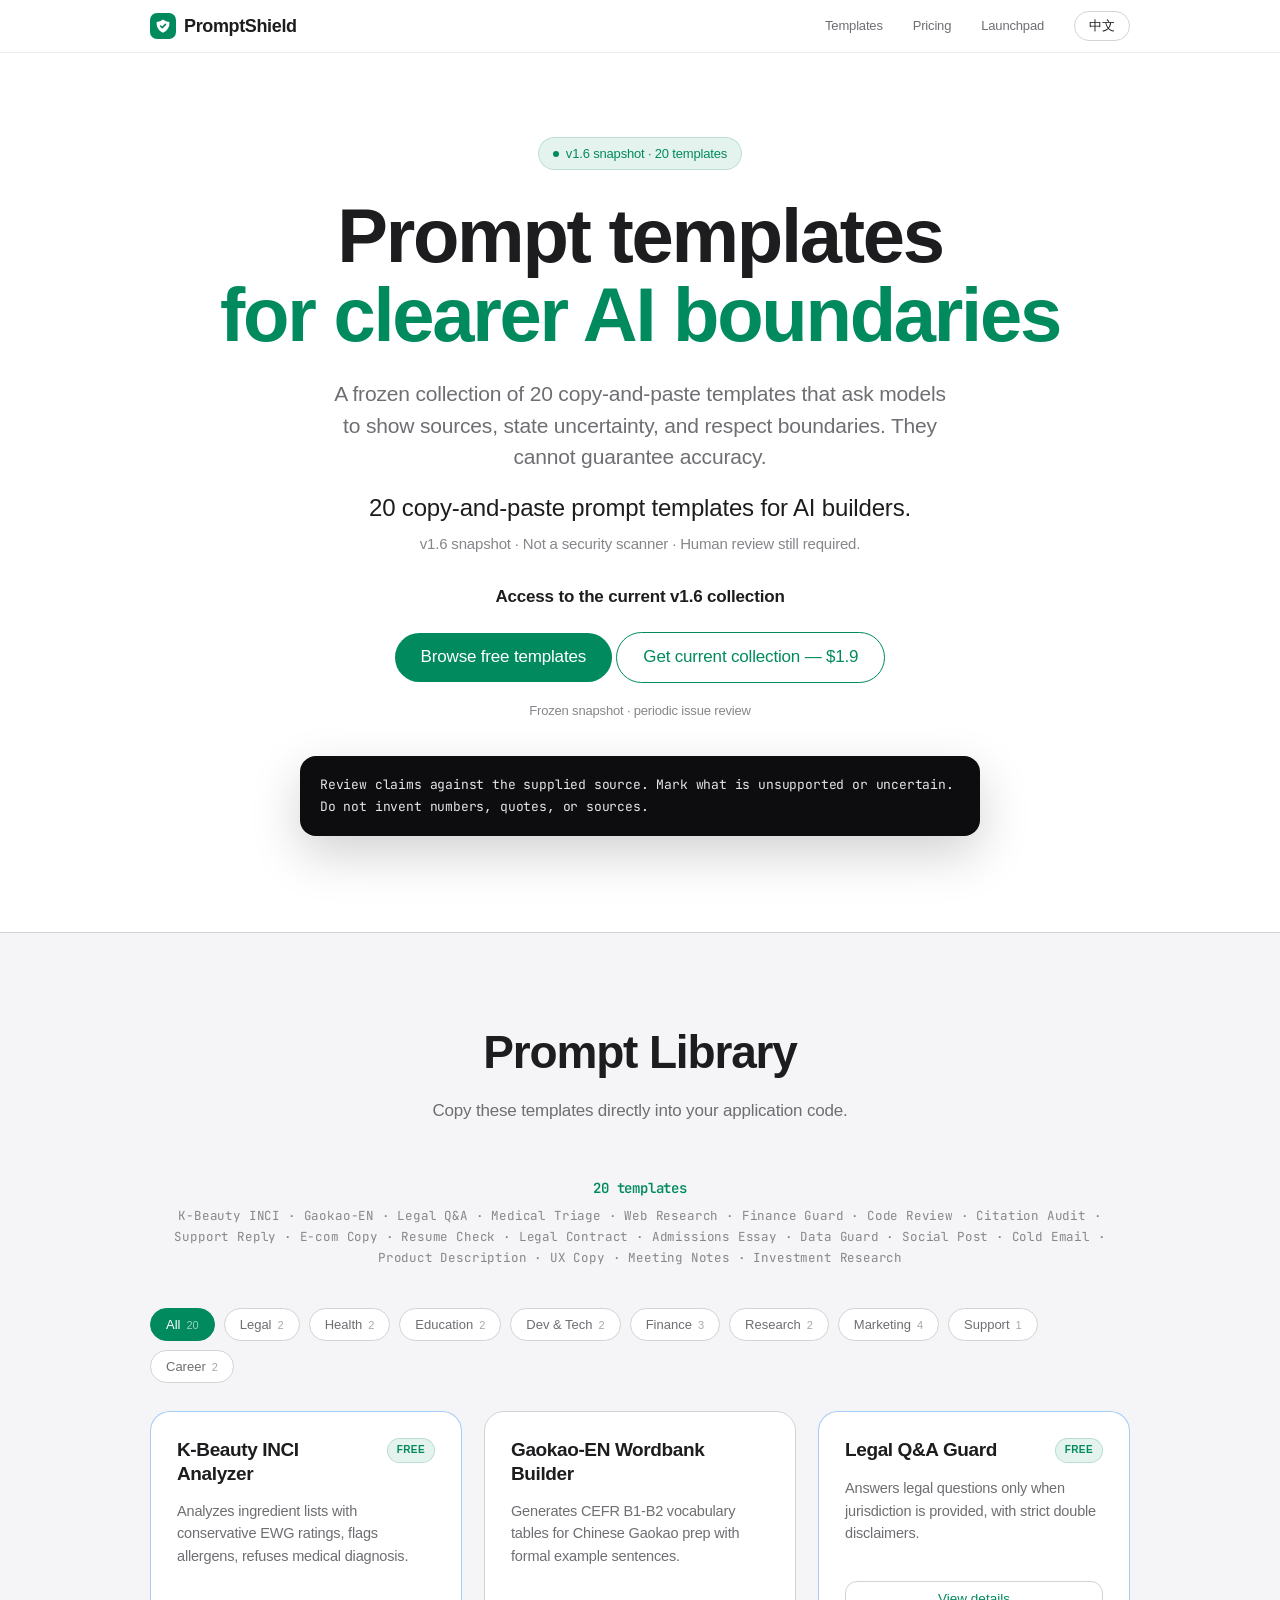
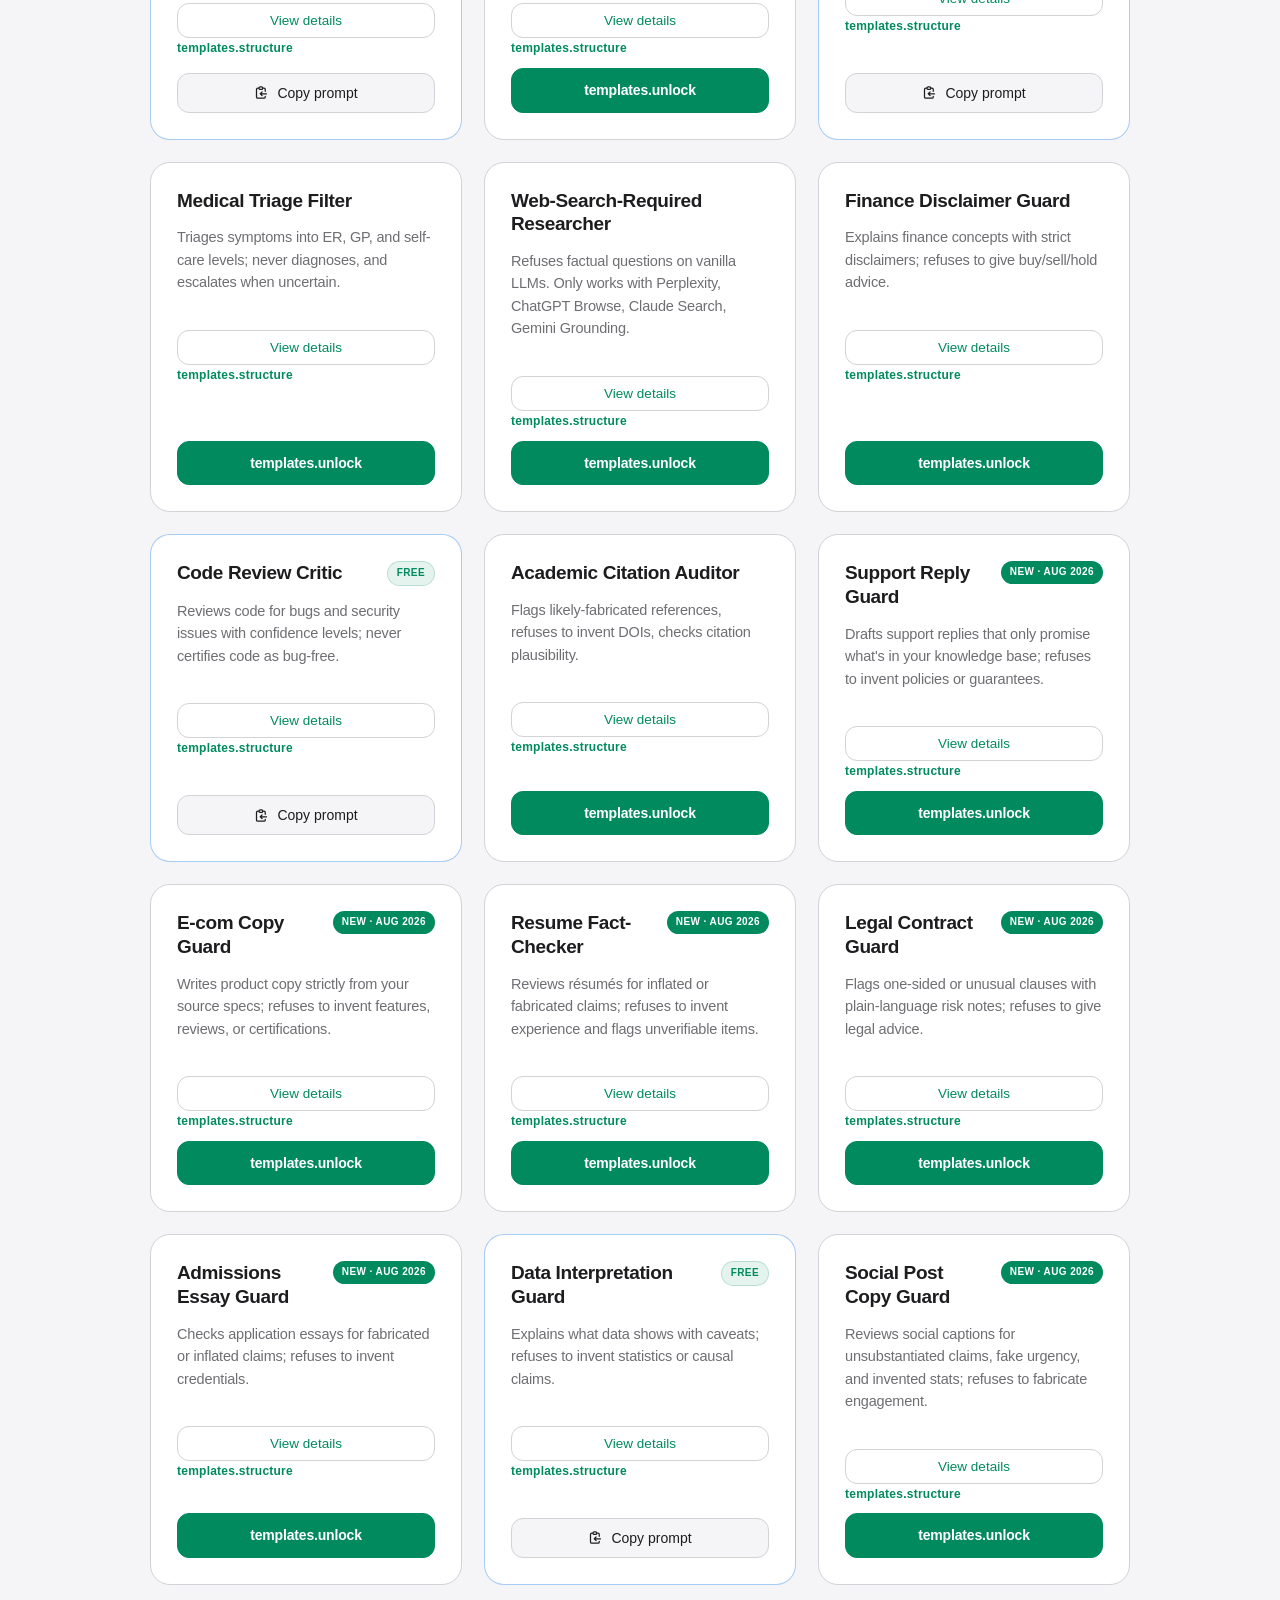
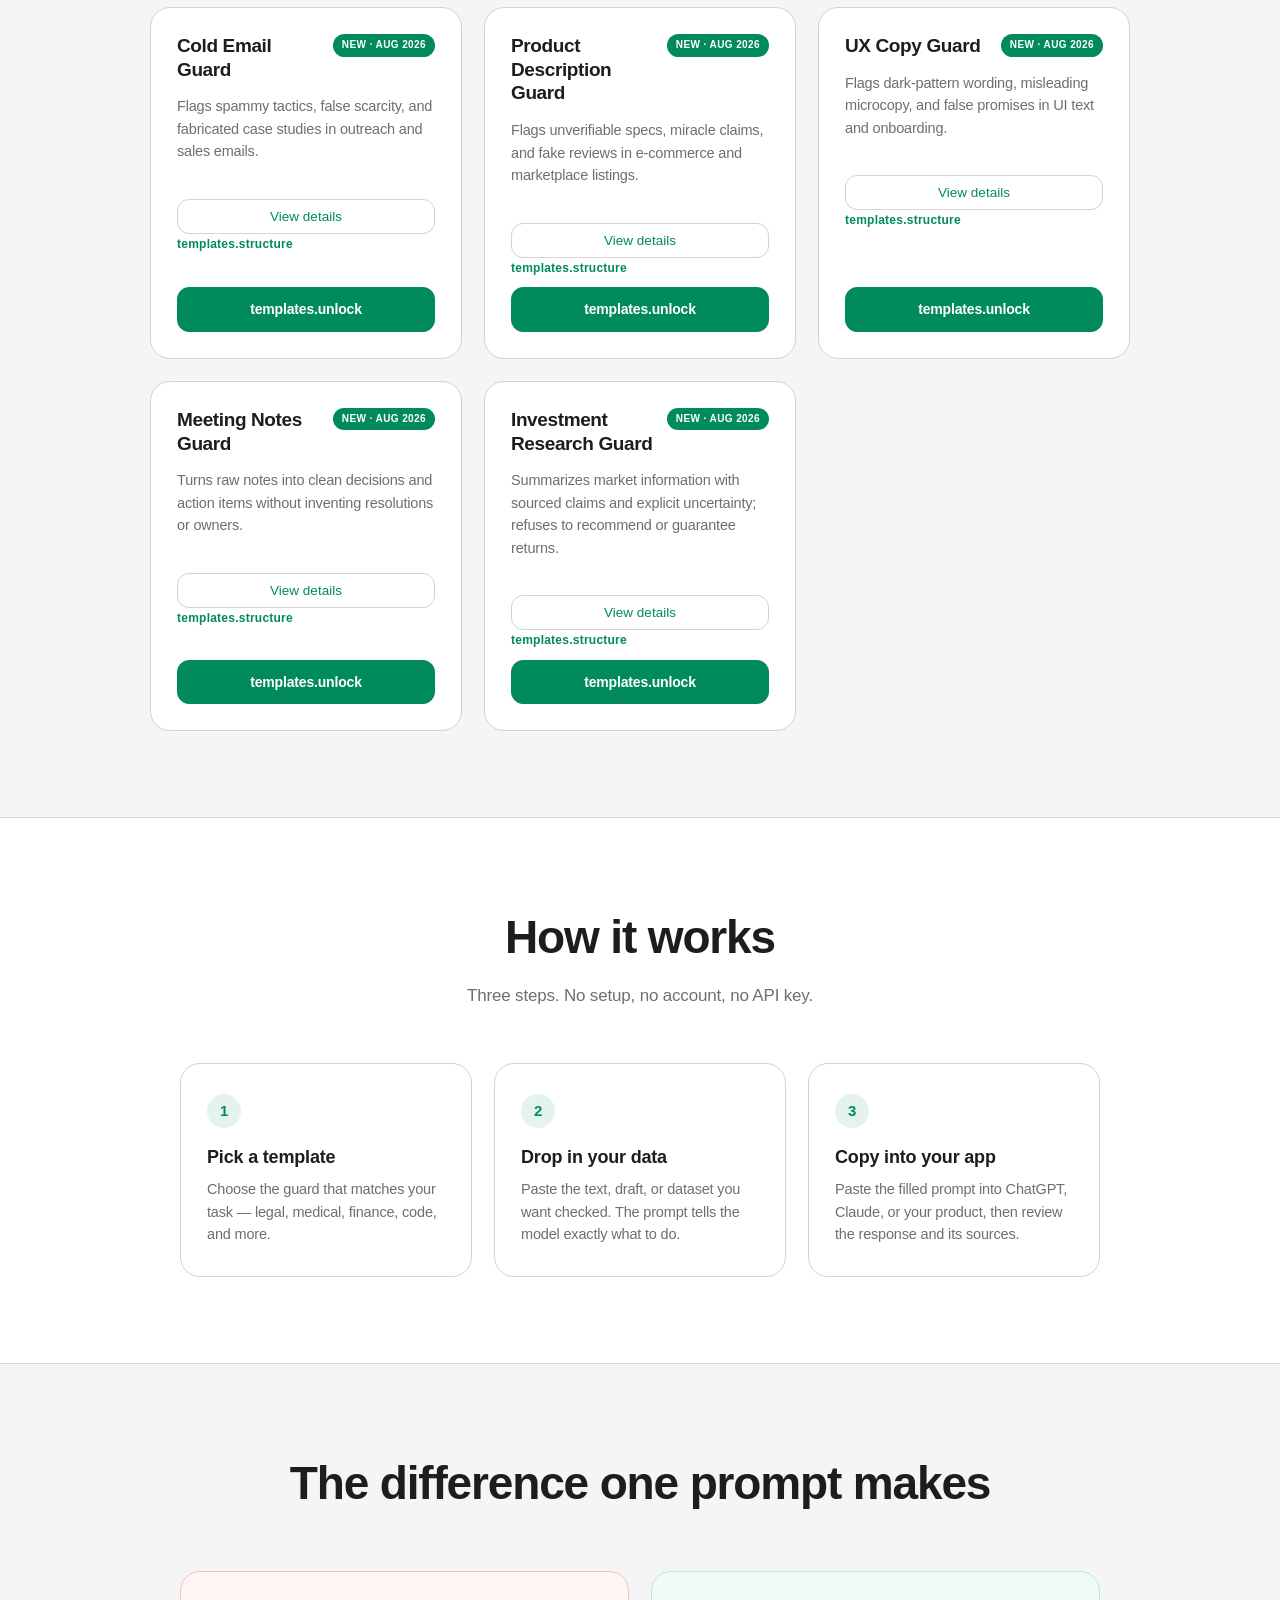
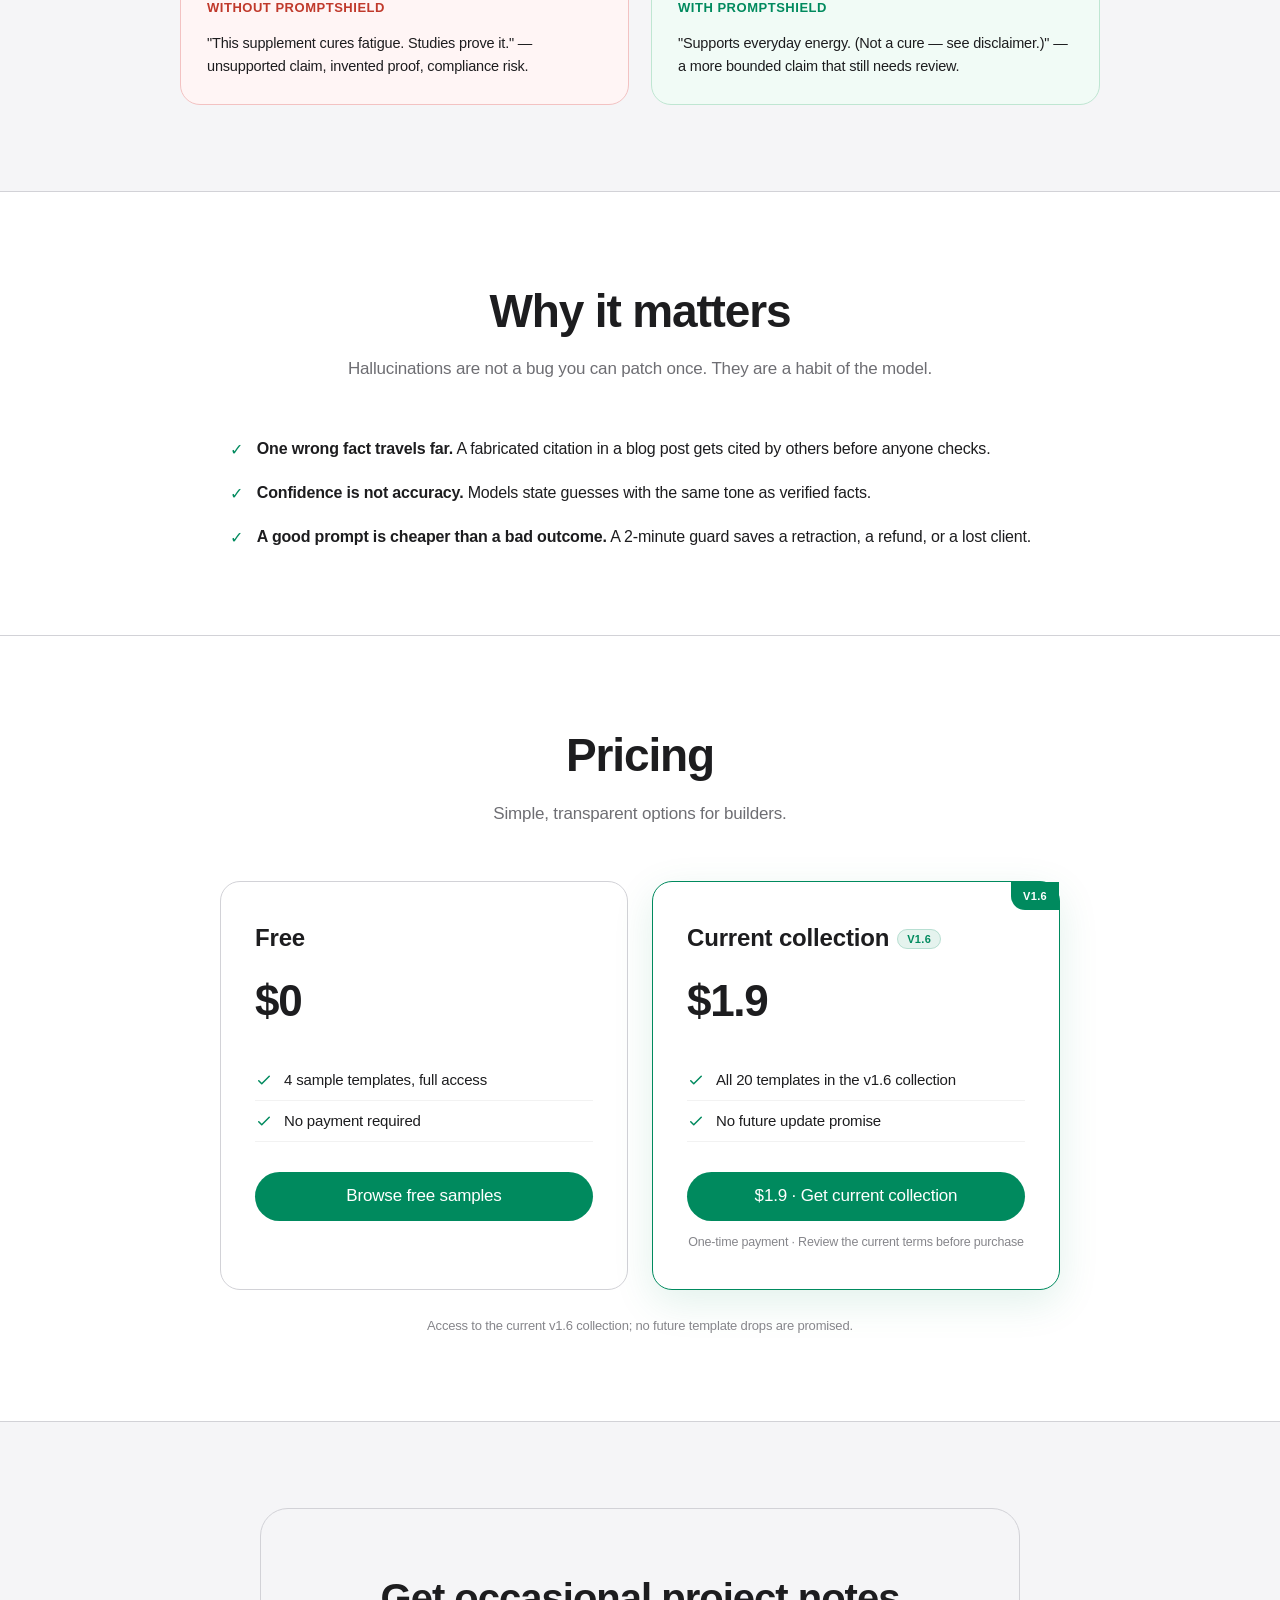
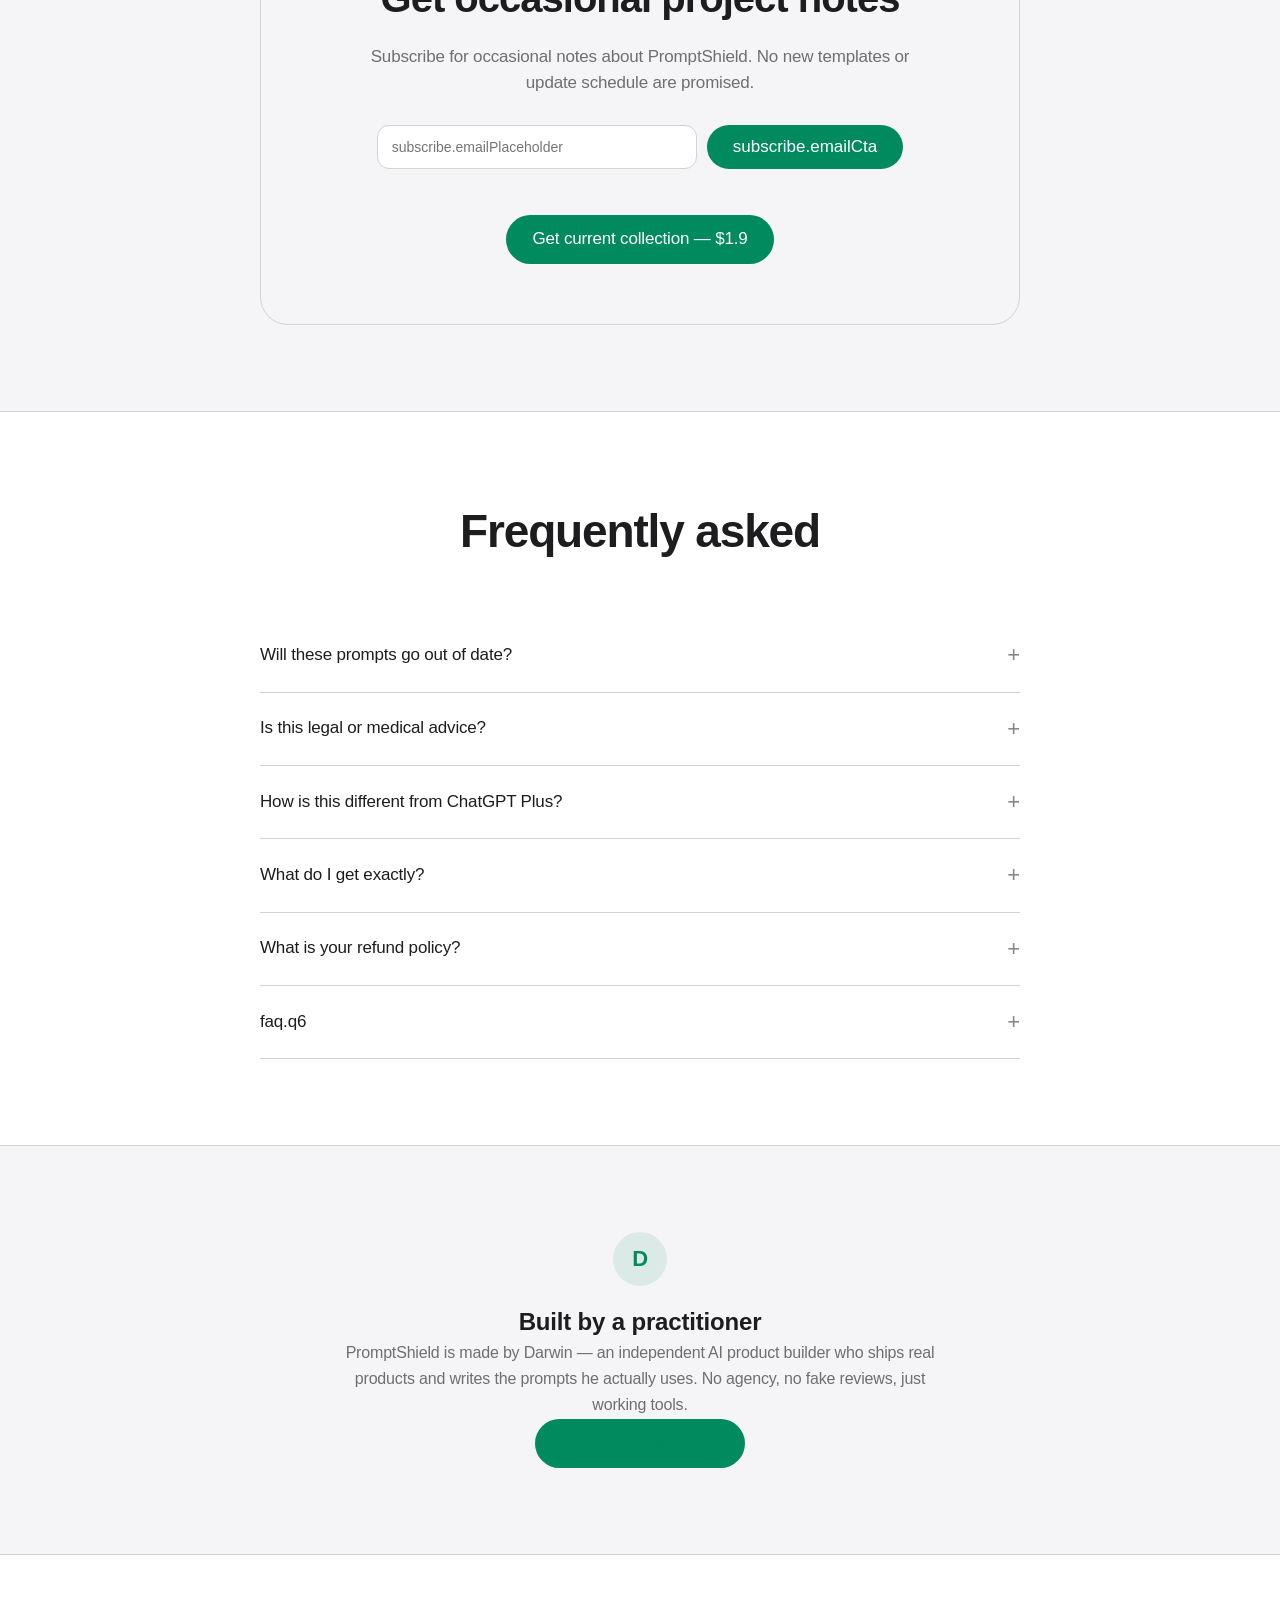
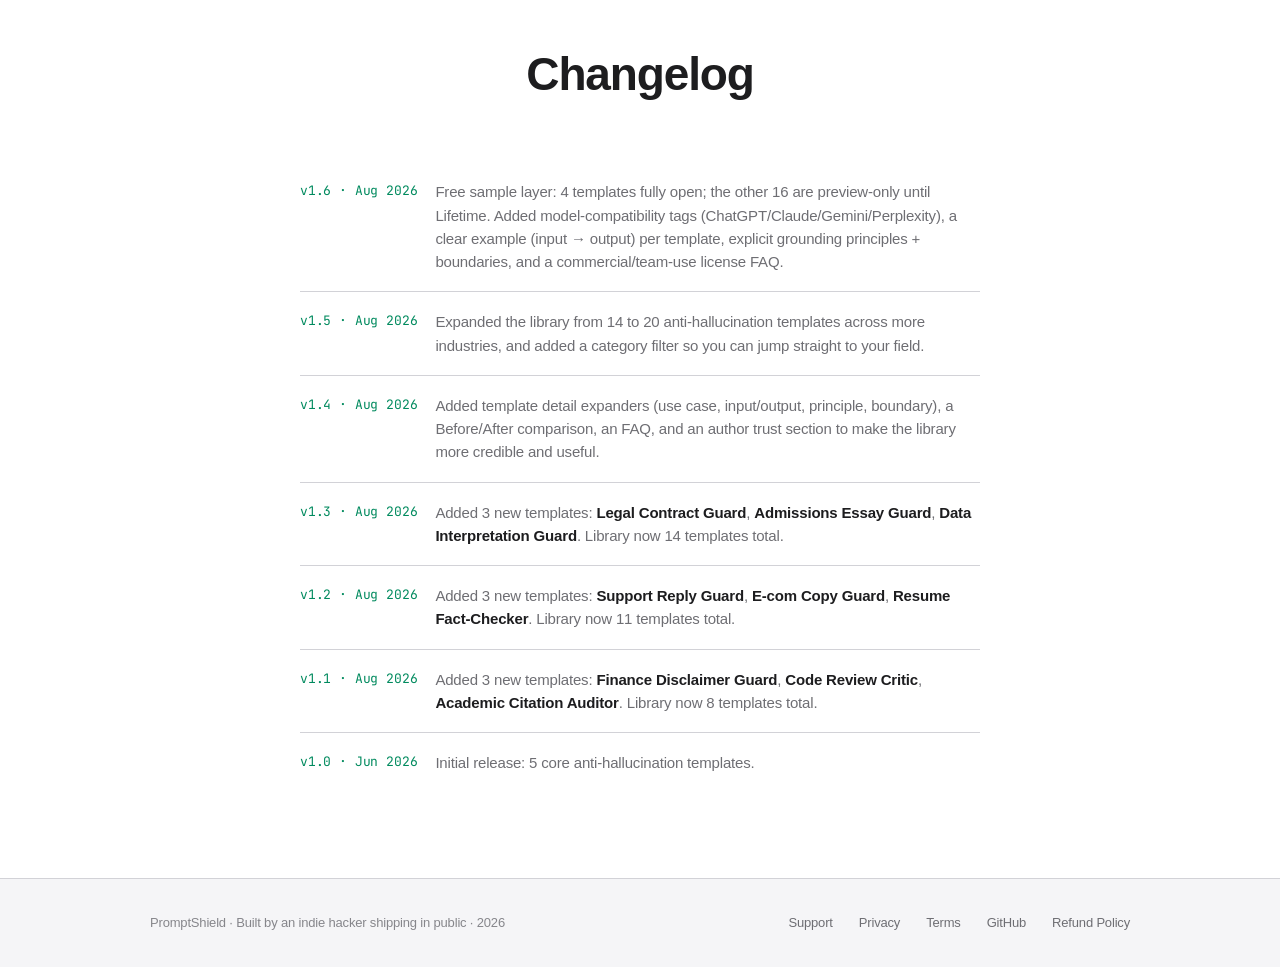
<file: index.html>
<!DOCTYPE html>
<html lang="en">
<head>
    <meta charset="UTF-8">
    <meta name="viewport" content="width=device-width, initial-scale=1.0">
    <link rel="icon" type="image/svg+xml" href="favicon.svg">
    <link rel="apple-touch-icon" href="favicon.svg">
    <title>PromptShield — AI Prompt Templates</title>
    <meta name="description" content="PromptShield is a collection of copy-and-paste AI prompt templates for clearer sources, uncertainty, and boundaries. Not a security scanner; prompts cannot guarantee accuracy.">
    <link rel="canonical" href="https://anjianzhao.space/">
    <link rel="alternate" hreflang="en" href="https://anjianzhao.space/">
    <link rel="alternate" hreflang="zh" href="https://anjianzhao.space/">
    <link rel="alternate" hreflang="x-default" href="https://anjianzhao.space/">
    <meta property="og:type" content="website">
    <meta property="og:title" content="PromptShield — AI Prompt Templates">
    <meta property="og:description" content="Copy-and-paste prompt templates for sources, uncertainty, and boundaries. Not a scanner or guarantee of accurate model behavior.">
    <meta property="og:url" content="https://anjianzhao.space/">
    <meta property="og:site_name" content="PromptShield">
    <meta property="og:locale" content="en_US">
    <meta property="og:image" content="https://anjianzhao.space/og-image.png">
    <meta property="og:image:width" content="1200">
    <meta property="og:image:height" content="630">
    <meta property="og:image:alt" content="PromptShield — Anti-Hallucination Prompt Templates">
    <meta name="twitter:card" content="summary_large_image">
    <meta name="twitter:image" content="https://anjianzhao.space/og-image.png">
    <meta name="twitter:title" content="PromptShield — Anti-Hallucination Prompt Templates">
    <meta name="twitter:description" content="Prompt templates for sources, uncertainty, and boundaries. Not a scanner or a guarantee of accurate model behavior.">
    <link rel="preconnect" href="https://fonts.googleapis.com">
    <link rel="preconnect" href="https://fonts.gstatic.com" crossorigin>
    <link href="https://fonts.googleapis.com/css2?family=Inter:wght@400;500;600;700&family=JetBrains+Mono:wght@400;500&display=swap" rel="stylesheet">
    <style>
        :root{
            --bg:#ffffff; --bg-alt:#f5f5f7; --text:#1d1d1f; --text-2:#6e6e73; --text-3:#86868b;
            --border:#d2d2d7; --accent:#008a5e; --accent-hover:#00754e; --accent-soft:rgba(0,138,94,.10);
            --radius:20px; --maxw:1024px;
            --font:-apple-system, BlinkMacSystemFont, "SF Pro Display","SF Pro Text","Helvetica Neue",Helvetica,Arial,"PingFang SC","Hiragino Sans GB","Microsoft YaHei",sans-serif;
            --mono:"SF Mono","JetBrains Mono",ui-monospace,Menlo,Consolas,monospace;
        }
        *{box-sizing:border-box;margin:0;padding:0}
        html{scroll-behavior:smooth}
        body{font-family:var(--font);background:var(--bg);color:var(--text);line-height:1.47;-webkit-font-smoothing:antialiased;-moz-osx-font-smoothing:grayscale;letter-spacing:-.011em}
        a{color:inherit;text-decoration:none}
        .wrap{max-width:var(--maxw);margin:0 auto;padding:0 22px}

        /* Nav */
        nav{position:sticky;top:0;z-index:50;background:rgba(255,255,255,.72);backdrop-filter:saturate(180%) blur(20px);-webkit-backdrop-filter:saturate(180%) blur(20px);border-bottom:1px solid rgba(0,0,0,.08)}
        .nav-inner{max-width:var(--maxw);margin:0 auto;padding:0 22px;height:52px;display:flex;align-items:center;justify-content:space-between}
        .brand{display:flex;align-items:center;gap:8px;font-weight:600;font-size:18px;letter-spacing:-.02em}
        .brand .logo{width:26px;height:26px;border-radius:7px;background:var(--accent);display:flex;align-items:center;justify-content:center}
        .brand .logo svg{width:16px;height:16px;color:#fff}
        .nav-links{display:flex;align-items:center;gap:30px}
        .nav-links a.link{font-size:13px;color:var(--text-2);transition:color .2s}
        .nav-links a.link:hover{color:var(--text)}
        .lang-toggle{font-size:13px;font-weight:500;color:var(--text);border:1px solid var(--border);border-radius:980px;padding:5px 14px;cursor:pointer;background:transparent;transition:all .2s;font-family:var(--font)}
        .lang-toggle:hover{border-color:var(--text-3);background:var(--bg-alt)}
        @media(max-width:640px){.nav-links a.link{display:none}.nav-links a.link.launch{display:inline}}

        /* Hero */
        .hero{text-align:center;padding:84px 22px 96px}
        .badge{display:inline-flex;align-items:center;gap:7px;font-size:13px;font-weight:500;color:var(--accent);background:var(--accent-soft);border:1px solid rgba(0,138,94,.18);padding:6px 14px;border-radius:980px;margin-bottom:26px}
        .badge .dot{width:6px;height:6px;border-radius:50%;background:var(--accent);animation:pulse 2s infinite}
        @keyframes pulse{0%,100%{opacity:1}50%{opacity:.35}}
        h1.hero-title{font-size:clamp(40px,7vw,76px);font-weight:600;letter-spacing:-.03em;line-height:1.04;margin-bottom:24px}
        h1.hero-title .accent{color:var(--accent)}
        .hero-sub{font-size:clamp(17px,2.2vw,21px);color:var(--text-2);max-width:620px;margin:0 auto 18px;line-height:1.5}
        .hero-sub2{font-size:clamp(19px,2.4vw,24px);color:var(--text);font-weight:500;max-width:680px;margin:0 auto 8px;line-height:1.45}
        .hero-sub2 small{display:block;font-size:15px;font-weight:400;color:var(--text-3);margin-top:8px}
        .hero-price{font-size:17px;font-weight:600;color:var(--text);margin:30px 0 22px}
        .btn{display:inline-flex;align-items:center;justify-content:center;font-family:var(--font);font-size:17px;font-weight:400;border-radius:980px;padding:12px 26px;cursor:pointer;transition:all .25s;border:none}
        .btn-primary{background:var(--accent);color:#fff}
        .btn-primary:hover{background:var(--accent-hover);transform:scale(1.02)}
        .btn-primary:active{transform:scale(.98)}
        .btn-secondary{background:transparent;color:var(--accent);border:1px solid var(--accent)}
        .btn-secondary:hover{border-color:var(--accent-hover);color:var(--accent-hover);transform:scale(1.02)}
        .btn-secondary:active{transform:scale(.98)}
        .hero-trust{font-size:13px;color:var(--text-3);margin-top:18px}

        /* Sections */
        section.block{padding:86px 0;border-top:1px solid var(--border)}
        .block.alt{background:var(--bg-alt)}
        .sec-head{text-align:center;margin-bottom:54px}
        .sec-head h2{font-size:clamp(30px,4.5vw,46px);font-weight:600;letter-spacing:-.025em}
        .sec-head p{font-size:17px;color:var(--text-2);margin-top:12px}

        /* Templates */
        .tpl-meta{text-align:center;color:var(--text-3);font-size:14px;margin-bottom:40px}
        .tpl-meta .count{color:var(--accent);font-weight:600;font-family:var(--mono)}
        .tpl-meta .names{display:block;margin-top:6px;font-family:var(--mono);font-size:12.5px;line-height:1.7}
        .grid{display:grid;grid-template-columns:repeat(auto-fill,minmax(300px,1fr));gap:22px}
        .card{background:#fff;border:1px solid var(--border);border-radius:var(--radius);padding:26px;display:flex;flex-direction:column;justify-content:space-between;transition:transform .3s ease, box-shadow .3s ease;opacity:0;transform:translateY(24px)}
        .card.in{opacity:1;transform:translateY(0)}
        .card:hover{transform:translateY(-4px);box-shadow:0 18px 40px rgba(0,0,0,.10)}
        .card-top{display:flex;justify-content:space-between;align-items:flex-start;gap:12px;margin-bottom:14px}
        .card-top h3{font-size:19px;font-weight:600;letter-spacing:-.02em;line-height:1.25}
        .tag{font-size:10px;font-weight:600;letter-spacing:.04em;text-transform:uppercase;padding:4px 9px;border-radius:980px;white-space:nowrap;flex-shrink:0}
        .tag.new{background:var(--accent);color:#fff}
        .tag.free{background:var(--accent-soft);color:var(--accent);border:1px solid rgba(0,138,94,.2)}
        .card p.desc{font-size:14.5px;color:var(--text-2);line-height:1.55;margin-bottom:22px}
        .copy-btn{width:100%;font-family:var(--font);font-size:14px;font-weight:500;color:var(--text);background:var(--bg-alt);border:1px solid var(--border);border-radius:12px;padding:11px;cursor:pointer;display:flex;align-items:center;justify-content:center;gap:8px;transition:all .2s}
        .copy-btn:hover{background:#ececef;color:var(--accent)}
        .copy-btn svg{width:15px;height:15px}
        .copy-btn.locked{background:var(--accent);color:#fff;border-color:var(--accent);text-decoration:none;font-weight:600;justify-content:center}
        .copy-btn.locked:hover{opacity:.9}
        .card.free{border-color:rgba(0,113,227,.35)}
        .model-chip{display:inline-block;background:var(--bg-alt);border:1px solid var(--border);border-radius:999px;padding:2px 10px;font-size:12px;margin:2px 4px 2px 0;color:var(--text)}
        .example{background:var(--bg-alt);border-radius:10px;padding:10px 12px;font-size:13px;line-height:1.55}
        .ex-in,.ex-out{white-space:pre-wrap}
        .ex-tag{display:inline-block;font-size:11px;font-weight:700;letter-spacing:.04em;text-transform:uppercase;color:var(--accent);margin-right:6px}
        .ex-out{margin-top:6px}
        .sub-form{display:flex;gap:10px;flex-wrap:wrap;margin-top:16px;justify-content:center}
        .sub-form input{flex:1;min-width:220px;max-width:320px;padding:11px 14px;border:1px solid var(--border);border-radius:12px;font-family:var(--font);font-size:14px;background:var(--bg);color:var(--text)}
        .sub-note{margin-top:10px;font-size:13px;color:var(--muted);min-height:18px}
        .struct-cap{font-size:12px;font-weight:600;color:var(--accent);margin:2px 0 10px;letter-spacing:.02em}

        /* Filter bar */
        .filter-bar{display:flex;flex-wrap:wrap;gap:9px;margin:0 0 28px}
        .chip{font-family:var(--font);font-size:13px;font-weight:500;color:var(--text-2);background:var(--bg);border:1px solid var(--border);border-radius:980px;padding:8px 15px;cursor:pointer;transition:all .18s;white-space:nowrap}
        .chip:hover{color:var(--text);border-color:rgba(0,0,0,.2)}
        .chip.active{background:var(--accent);color:#fff;border-color:var(--accent)}
        .chip .chip-n{font-size:11px;opacity:.6;margin-left:6px}
        @media(max-width:560px){.filter-bar{gap:7px}.chip{padding:7px 12px;font-size:12px}}

        /* Pricing */
        .price-grid{display:grid;grid-template-columns:1fr 1fr;gap:24px;max-width:840px;margin:0 auto}
        @media(max-width:720px){.price-grid{grid-template-columns:1fr}}
        .price-card{background:#fff;border:1px solid var(--border);border-radius:var(--radius);padding:38px 34px;position:relative}
        .price-card.feature{border:1px solid var(--accent);box-shadow:0 12px 40px rgba(0,138,94,.12)}
        .price-card .ribbon{position:absolute;top:0;right:0;background:var(--accent);color:#fff;font-size:11px;font-weight:600;letter-spacing:.03em;text-transform:uppercase;padding:6px 12px;border-bottom-left-radius:14px}
        .price-card h3{font-size:24px;font-weight:600}
        .price-card .first100{font-size:11px;font-weight:600;letter-spacing:.03em;text-transform:uppercase;color:var(--accent);background:var(--accent-soft);border:1px solid rgba(0,138,94,.2);padding:3px 9px;border-radius:980px;margin-left:8px;vertical-align:middle}
        .price-card .amount{font-size:44px;font-weight:600;letter-spacing:-.03em;margin:14px 0 26px}
        .price-card ul{list-style:none;margin-bottom:30px}
        .price-card li{display:flex;align-items:center;gap:11px;font-size:15px;color:var(--text);padding:9px 0;border-bottom:1px solid rgba(0,0,0,.05)}
        .price-card li svg{width:18px;height:18px;color:var(--accent);flex-shrink:0}
        .price-card .btn{width:100%}
        .price-note{text-align:center;color:var(--text-3);font-size:13px;margin-top:26px}
        .secured{text-align:center;font-size:12.5px;color:var(--text-3);margin-top:12px}
        .secured a{color:var(--accent)}

        /* Subscribe */
        .sub-card{background:var(--bg-alt);border:1px solid var(--border);border-radius:28px;padding:60px 30px;text-align:center;max-width:760px;margin:0 auto}
        .sub-card h2{font-size:clamp(28px,4vw,40px);font-weight:600;letter-spacing:-.025em;margin-bottom:16px}
        .sub-card p{font-size:17px;color:var(--text-2);max-width:560px;margin:0 auto 28px;line-height:1.55}

        /* Changelog */
        .changelog{max-width:680px;margin:0 auto}
        .cl-row{display:flex;gap:18px;padding:18px 0;border-bottom:1px solid var(--border);font-size:15px}
        .cl-row:last-child{border-bottom:none}
        .cl-ver{font-family:var(--mono);font-size:13px;color:var(--accent);white-space:nowrap;flex-shrink:0;padding-top:1px}
        .cl-body{color:var(--text-2);line-height:1.55}
        .cl-body strong{color:var(--text);font-weight:600}

        /* Footer */
        footer{border-top:1px solid var(--border);background:var(--bg-alt);padding:34px 0}
        .foot-inner{max-width:var(--maxw);margin:0 auto;padding:0 22px;display:flex;flex-wrap:wrap;gap:16px;align-items:center;justify-content:space-between}
        .foot-inner .copy{font-size:13px;color:var(--text-3)}
        .foot-links{display:flex;gap:26px;font-size:13px}
        .foot-links a{color:var(--text-2);transition:color .2s}
        .foot-links a:hover{color:var(--accent)}

        /* Toast */
        .toast{position:fixed;bottom:32px;left:50%;transform:translateX(-50%) translateY(20px);background:rgba(29,29,31,.94);color:#fff;font-size:15px;font-weight:500;padding:13px 26px;border-radius:980px;opacity:0;pointer-events:none;transition:all .3s ease;z-index:100;backdrop-filter:blur(10px)}
        .toast.show{opacity:1;transform:translateX(-50%) translateY(0)}

        /* Reveal */
        .reveal{opacity:0;transform:translateY(28px);transition:opacity .7s ease, transform .7s ease}
        .reveal.in{opacity:1;transform:translateY(0)}
        @media(prefers-reduced-motion:reduce){.reveal,.card{opacity:1;transform:none;transition:none}}

        /* Hero preview */
        .hero-preview{margin:36px auto 0;max-width:680px;text-align:left;background:#0d0d0f;border-radius:16px;padding:18px 20px;font-family:var(--mono);font-size:13px;line-height:1.7;color:#e6e6e6;white-space:pre-wrap;overflow-wrap:anywhere;box-shadow:0 18px 50px rgba(0,0,0,.18)}
        .hero-preview .hl{color:#5fd0a8}
        .hero-preview .cm{color:#7d7d85}

        /* Steps (How it works) */
        .steps{display:grid;grid-template-columns:repeat(3,1fr);gap:22px;max-width:920px;margin:0 auto}
        @media(max-width:720px){.steps{grid-template-columns:1fr}}
        .step-card{background:#fff;border:1px solid var(--border);border-radius:var(--radius);padding:30px 26px}
        .step-num{width:34px;height:34px;border-radius:50%;background:var(--accent-soft);color:var(--accent);display:flex;align-items:center;justify-content:center;font-weight:600;font-size:15px;margin-bottom:16px}
        .step-card h3{font-size:18px;font-weight:600;margin-bottom:8px;letter-spacing:-.01em}
        .step-card p{font-size:14.5px;color:var(--text-2);line-height:1.55}

        /* Before / After */
        .ba{display:grid;grid-template-columns:1fr 1fr;gap:22px;max-width:920px;margin:0 auto}
        @media(max-width:720px){.ba{grid-template-columns:1fr}}
        .ba-col{border-radius:var(--radius);padding:26px;border:1px solid var(--border)}
        .ba-col.bad{background:#fff5f5;border-color:#f3c2c2}
        .ba-col.good{background:#f1fbf6;border-color:#bfe6d2}
        .ba-col h4{font-size:13px;font-weight:600;text-transform:uppercase;letter-spacing:.04em;margin-bottom:14px}
        .ba-col.bad h4{color:#c0392b}
        .ba-col.good h4{color:var(--accent)}
        .ba-col p{font-size:14.5px;line-height:1.6;color:var(--text);white-space:pre-wrap}

        /* Why */
        .why-grid{max-width:820px;margin:0 auto;display:flex;flex-direction:column;gap:18px}
        .why-item{display:flex;gap:14px;align-items:flex-start}
        .why-item .ic{color:var(--accent);flex-shrink:0;margin-top:2px}
        .why-item p{font-size:16px;line-height:1.6;color:var(--text)}
        .why-item p b{font-weight:600}

        /* Template detail (expand) */
        .card.expanded{box-shadow:0 18px 40px rgba(0,0,0,.10)}
        .card-detail{margin-top:18px;border-top:1px solid var(--border);padding-top:16px;display:none;font-size:14px;line-height:1.6;color:var(--text-2)}
        .card.expanded .card-detail{display:block}
        .detail-field{margin-bottom:13px}
        .detail-label{font-size:11px;font-weight:600;text-transform:uppercase;letter-spacing:.05em;color:var(--accent);margin-bottom:4px}
        .detail-field .val{white-space:pre-wrap;font-family:var(--mono);font-size:13px;color:var(--text);background:var(--bg-alt);border-radius:10px;padding:10px 12px;line-height:1.55}
        .expand-btn{width:100%;margin-top:14px;font-family:var(--font);font-size:13.5px;font-weight:500;color:var(--accent);background:transparent;border:1px solid var(--border);border-radius:12px;padding:9px;cursor:pointer;transition:all .2s}
        .expand-btn:hover{background:var(--bg-alt)}

        /* FAQ */
        .faq{max-width:760px;margin:0 auto}
        .faq details{border-bottom:1px solid var(--border);padding:20px 0}
        .faq summary{font-size:17px;font-weight:500;cursor:pointer;list-style:none;display:flex;justify-content:space-between;align-items:center;gap:16px}
        .faq summary::-webkit-details-marker{display:none}
        .faq summary .pm{color:var(--text-3);font-size:22px;transition:transform .25s;flex-shrink:0}
        .faq details[open] summary .pm{transform:rotate(45deg)}
        .faq .ans{margin-top:14px;font-size:15px;line-height:1.65;color:var(--text-2)}

        /* Author */
        .author{max-width:760px;margin:0 auto;text-align:center}
        .author .av{width:54px;height:54px;border-radius:50%;background:var(--accent-soft);color:var(--accent);display:flex;align-items:center;justify-content:center;font-size:22px;font-weight:600;margin:0 auto 18px}
        .author p{font-size:16px;line-height:1.65;color:var(--text-2);max-width:600px;margin:0 auto}
        .author a{color:var(--accent);font-weight:500}
    </style>
    <script type="application/ld+json">
    {
      "@context": "https://schema.org",
      "@type": "Product",
      "name": "PromptShield",
      "description": "A collection of 20 copy-and-paste prompt templates. Prompts guide model behavior but cannot guarantee accuracy.",
      "brand": {"@type": "Brand", "name": "PromptShield"},
      "offers": {"@type": "Offer", "price": "1.9", "priceCurrency": "USD", "availability": "https://schema.org/InStock", "url": "https://www.creem.io/payment/prod_6IPYMXPl89fDZNjr4X8eSF"}
    }
    </script>
    <script type="application/ld+json">
    {
      "@context": "https://schema.org",
      "@type": "FAQPage",
      "mainEntity": [
        {"@type": "Question", "name": "Will these prompts go out of date?", "acceptedAnswer": {"@type": "Answer", "text": "Models change and prompt behavior can vary. This is a frozen v1.6 snapshot with no promised future updates; review outputs against your own requirements."}},
        {"@type": "Question", "name": "Is this legal or medical advice?", "acceptedAnswer": {"@type": "Answer", "text": "No. Every template stays in general-information mode and tells the model to defer to a professional. Nothing here replaces a licensed expert."}},
        {"@type": "Question", "name": "How is this different from ChatGPT Plus?", "acceptedAnswer": {"@type": "Answer", "text": "PromptShield is a collection of reusable text templates, not a model, security scanner, or runtime guardrail. Model behavior varies and requires review."}},
        {"@type": "Question", "name": "What do I get exactly?", "acceptedAnswer": {"@type": "Answer", "text": "A collection of 20 bilingual prompt templates with usage notes and examples. Templates guide behavior but cannot enforce it or guarantee accuracy."}},
        {"@type": "Question", "name": "What is your refund policy?", "acceptedAnswer": {"@type": "Answer", "text": "14-day no-questions refund via Creem. If the pack is not useful, email us and we reverse it."}}
      ]
    }
    </script>
</head>
<body>

    <!-- Nav -->
    <nav>
        <div class="nav-inner">
            <a href="#" class="brand">
                <span class="logo">
                    <svg viewBox="0 0 20 20" fill="currentColor"><path fill-rule="evenodd" d="M2.166 4.999A11.954 11.954 0 0010 1.944 11.954 11.954 0 0017.834 5c.11.65.166 1.32.166 2.001 0 5.225-3.34 9.67-8 11.317C5.34 16.67 2 12.225 2 7c0-.682.057-1.35.166-2.001zm11.541 3.708a1 1 0 00-1.414-1.414L9 10.586 7.707 9.293a1 1 0 00-1.414 1.414l2 2a1 1 0 001.414 0l4-4z" clip-rule="evenodd"/></svg>
                </span>
                PromptShield
            </a>
            <div class="nav-links">
                <a href="#templates" class="link" data-i18n="nav.templates">Templates</a>
                <a href="#pricing" class="link" data-i18n="nav.pricing">Pricing</a>
                <a href="launchpad/index.html" class="link launch" data-i18n="nav.launchpad">Launchpad</a>
                <button id="langToggle" class="lang-toggle" onclick="toggleLang()">中文</button>
            </div>
        </div>
    </nav>

    <!-- Hero -->
    <header class="hero">
        <span class="badge"><span class="dot"></span><span data-i18n="hero.badge">v1.6 snapshot · 20 templates</span></span>
        <h1 class="hero-title" data-i18n-hero>
            <span data-i18n="hero.title1">Prompt templates</span><br>
            <span class="accent" data-i18n="hero.title2">for clearer AI boundaries</span>
        </h1>
        <p class="hero-sub" data-i18n="hero.sub">A frozen collection of 20 copy-and-paste templates that ask models to show sources, state uncertainty, and respect boundaries. They cannot guarantee accuracy.</p>
        <p class="hero-sub2">
            <span data-i18n="hero.sub2">20 copy-and-paste prompt templates for AI builders.</span>
            <small data-i18n="hero.sub2small">v1.6 snapshot · Not a security scanner · Human review still required.</small>
        </p>
        <div class="hero-price" data-i18n="hero.price">Access to the current v1.6 collection</div>
        <a href="#templates" class="btn btn-primary" data-i18n="hero.cta">Browse free templates</a>
        <a href="https://www.creem.io/payment/prod_6IPYMXPl89fDZNjr4X8eSF" class="btn btn-secondary" data-i18n="hero.ctaBuy" target="_blank" rel="noopener">Get current collection — $1.9</a>
        <p class="hero-trust" data-i18n="hero.trust">Frozen snapshot · periodic issue review</p>
        <pre class="hero-preview" data-i18n="hero.preview">You are an anti-hallucination editor. Only state what the source supports. Flag every claim it cannot verify. Never invent numbers, quotes, or sources.</pre>
    </header>

    <!-- Templates -->
    <section id="templates" class="block alt">
        <div class="wrap">
            <div class="sec-head reveal">
                <h2 data-i18n="templates.title">Prompt Library</h2>
                <p data-i18n="templates.sub">Copy these templates directly into your application code.</p>
            </div>
            <p class="tpl-meta reveal">
                <span class="count" data-i18n="templates.count">20 templates</span>
                <span class="names" data-i18n="templates.names">K-Beauty INCI · Gaokao-EN · Legal Q&A · Medical Triage · Web Research · Finance Guard · Code Review · Citation Audit · Support Reply · E-com Copy · Resume Check · Legal Contract · Admissions Essay · Data Guard · Social Post · Cold Email · Product Description · UX Copy · Meeting Notes · Investment Research</span>
            </p>
            <div id="filter-bar" class="filter-bar" role="tablist" aria-label="Filter templates by category"></div>
            <div id="templates-grid" class="grid"></div>
        </div>
    </section>

    <!-- How it works -->
    <section class="block">
        <div class="wrap">
            <div class="sec-head reveal">
                <h2 data-i18n="how.title">How it works</h2>
                <p data-i18n="how.sub">Three steps. No setup, no account, no API key.</p>
            </div>
            <div class="steps">
                <div class="step-card reveal">
                    <div class="step-num">1</div>
                    <h3 data-i18n="how.s1t">Pick a template</h3>
                    <p data-i18n="how.s1d">Choose the guard that matches your task — legal, medical, finance, code, and more.</p>
                </div>
                <div class="step-card reveal">
                    <div class="step-num">2</div>
                    <h3 data-i18n="how.s2t">Drop in your data</h3>
                    <p data-i18n="how.s2d">Paste the text, draft, or dataset you want checked. The prompt tells the model exactly what to do.</p>
                </div>
                <div class="step-card reveal">
                    <div class="step-num">3</div>
                    <h3 data-i18n="how.s3t">Copy into your app</h3>
                    <p data-i18n="how.s3d">Paste the filled prompt into ChatGPT, Claude, or your product. Get a grounded result.</p>
                </div>
            </div>
        </div>
    </section>

    <!-- Before / After -->
    <section class="block alt">
        <div class="wrap">
            <div class="sec-head reveal">
                <h2 data-i18n="ba.title">The difference one prompt makes</h2>
            </div>
            <div class="ba">
                <div class="ba-col bad reveal">
                    <h4 data-i18n="ba.badTitle">Without PromptShield</h4>
                    <p data-i18n="ba.bad">"This supplement cures fatigue. Studies prove it." — unsupported claim, invented proof, compliance risk.</p>
                </div>
                <div class="ba-col good reveal">
                    <h4 data-i18n="ba.goodTitle">With PromptShield</h4>
                    <p data-i18n="ba.good">"Supports everyday energy. (Not a cure — see disclaimer.)" — claim reframed, disclaimer attached, risk removed.</p>
                </div>
            </div>
        </div>
    </section>

    <!-- Why it matters -->
    <section class="block">
        <div class="wrap">
            <div class="sec-head reveal">
                <h2 data-i18n="why.title">Why it matters</h2>
                <p data-i18n="why.sub">Hallucinations are not a bug you can patch once. They are a habit of the model.</p>
            </div>
            <div class="why-grid">
                <div class="why-item reveal"><span class="ic">✓</span><p data-i18n-html="why.i1"><b>One wrong fact travels far.</b> A fabricated citation in a blog post gets cited by others before anyone checks.</p></div>
                <div class="why-item reveal"><span class="ic">✓</span><p data-i18n-html="why.i2"><b>Confidence is not accuracy.</b> Models state guesses with the same tone as verified facts.</p></div>
                <div class="why-item reveal"><span class="ic">✓</span><p data-i18n-html="why.i3"><b>A good prompt is cheaper than a bad outcome.</b> A 2-minute guard saves a retraction, a refund, or a lost client.</p></div>
            </div>
        </div>
    </section>

    <!-- Pricing -->
    <section id="pricing" class="block">
        <div class="wrap">
            <div class="sec-head reveal">
                <h2 data-i18n="pricing.title">Pricing</h2>
                <p data-i18n="pricing.sub">Simple, transparent options for builders.</p>
            </div>
            <div id="pricing-grid" class="price-grid"></div>
                <p class="price-note reveal" data-i18n="pricing.note">Access to the current v1.6 collection; no future template drops are promised.</p>
        </div>
    </section>

    <!-- Subscribe -->
    <section class="block alt">
        <div class="wrap">
            <div class="sub-card reveal">
                <h2 data-i18n="subscribe.title">Get occasional project notes</h2>
                <p data-i18n="subscribe.sub">Subscribe for occasional notes about PromptShield. No new templates or update schedule are promised.</p>
                <form id="subForm" class="sub-form">
                    <input type="email" id="subEmail" placeholder="you@email.com" data-i18n-placeholder="subscribe.emailPlaceholder" required>
                    <button type="submit" class="btn btn-primary" data-i18n="subscribe.emailCta">Notify me</button>
                </form>
                <p class="sub-note" id="subNote"></p>
                <a href="https://www.creem.io/payment/prod_6IPYMXPl89fDZNjr4X8eSF" target="_blank" rel="noopener noreferrer" class="btn btn-primary" data-i18n="subscribe.cta">Get current collection — $1.9</a>
            </div>
        </div>
    </section>

    <!-- FAQ -->
    <section class="block">
        <div class="wrap">
            <div class="sec-head reveal">
                <h2 data-i18n="faq.title">Frequently asked</h2>
            </div>
            <div class="faq">
                <details class="reveal"><summary><span data-i18n="faq.q1">Will these prompts go out of date?</span><span class="pm">+</span></summary><div class="ans" data-i18n="faq.a1">Models change and prompt behavior can vary. This is a frozen v1.6 snapshot with no promised future updates; review outputs against your own requirements.</div></details>
                <details class="reveal"><summary><span data-i18n="faq.q2">Is this legal or medical advice?</span><span class="pm">+</span></summary><div class="ans" data-i18n="faq.a2">No. Every template is built to stay in "general information" and tells the model to defer to a professional. Nothing here replaces a licensed expert.</div></details>
                <details class="reveal"><summary><span data-i18n="faq.q3">How is this different from ChatGPT Plus?</span><span class="pm">+</span></summary><div class="ans" data-i18n="faq.a3">PromptShield is a collection of reusable text templates, not a model, security scanner, or runtime guardrail. Model behavior varies and requires review.</div></details>
                <details class="reveal"><summary><span data-i18n="faq.q4">What do I get exactly?</span><span class="pm">+</span></summary><div class="ans" data-i18n="faq.a4">A collection of 20 bilingual prompt templates with usage notes and examples. Templates guide behavior but cannot enforce it or guarantee accuracy.</div></details>
                <details class="reveal"><summary><span data-i18n="faq.q5">What is your refund policy?</span><span class="pm">+</span></summary><div class="ans" data-i18n="faq.a5">14-day no-questions refund via Creem. If the pack is not useful, email us and we reverse it.</div></details>
                <details class="reveal"><summary><span data-i18n="faq.q6">Can I use these commercially or with my team?</span><span class="pm">+</span></summary><div class="ans" data-i18n="faq.a6">Yes. The MIT license covers commercial use and team use — you may use the prompts in products you build. You may NOT resell or redistribute the prompt pack itself as your own product. Attribution is not required but appreciated.</div></details>
            </div>
        </div>
    </section>

    <!-- Author -->
    <section class="block alt">
        <div class="wrap">
            <div class="author reveal">
                <div class="av">D</div>
                <h2 data-i18n="author.title">Built by a practitioner</h2>
                <p data-i18n="author.body">PromptShield is made by Darwin — an independent AI product builder who ships real products and writes the prompts he actually uses. No agency, no fake reviews, just working tools.</p>
                <a href="https://anjianzhao.xyz" target="_blank" rel="noopener noreferrer" class="btn btn-primary" data-i18n="author.cta">See more of my work</a>
            </div>
        </div>
    </section>

    <!-- Changelog -->
    <section class="block">
        <div class="wrap">
            <div class="sec-head reveal">
                <h2 data-i18n="changelog.title">Changelog</h2>
            </div>
            <div id="changelog" class="changelog reveal"></div>
        </div>
    </section>

    <!-- Footer -->
    <footer>
        <div class="foot-inner">
            <div class="copy" data-i18n="footer.text">PromptShield · Built by an indie hacker shipping in public · 2026</div>
            <div class="foot-links">
                <a href="mailto:darwin152140&#64;gmail&#46;com" data-i18n="footer.support">Support</a>
                <a href="privacy.html" data-i18n="footer.privacy">Privacy</a>
                <a href="terms.html" data-i18n="footer.terms">Terms</a>
                <a href="https://github.com/Klay-max" target="_blank" data-i18n="footer.github">GitHub</a>
                <a href="terms.html" data-i18n="footer.refund">Refund Policy</a>
            </div>
        </div>
    </footer>

    <div id="toast" class="toast"></div>

    <script>
        // ---- i18n (UI strings) ----
        const I18N = {
            en: {
                'nav.templates':'Templates','nav.pricing':'Pricing','nav.launchpad':'Launchpad','lang.toggle':'中文',
                'hero.badge':'v1.6 snapshot · 20 templates',
                'hero.title1':'Prompt templates','hero.title2':'for clearer AI boundaries',
                'hero.sub':'A frozen collection of 20 copy-and-paste templates that ask models to show sources, state uncertainty, and respect boundaries. They cannot guarantee accuracy.',
                'hero.sub2':'20 copy-and-paste prompt templates for AI builders.',
                'hero.sub2small':'v1.6 snapshot · Not a security scanner · Human review still required.',
                'hero.price':'Access to the current v1.6 collection',
                'hero.cta':'Browse free templates','hero.ctaBuy':'Get current collection — $1.9','hero.trust':'Frozen snapshot · periodic issue review',
                'templates.title':'Prompt Library','templates.sub':'Copy these templates directly into your application code.',
                'templates.count':'20 templates',
                'templates.names':'K-Beauty INCI · Gaokao-EN · Legal Q&A · Medical Triage · Web Research · Finance Guard · Code Review · Citation Audit · Support Reply · E-com Copy · Resume Check · Legal Contract · Admissions Essay · Data Guard · Social Post · Cold Email · Product Description · UX Copy · Meeting Notes · Investment Research',
                'templates.copy':'Copy prompt','templates.newBadge':'New · Aug 2026','templates.freeBadge':'Free',
                'pricing.title':'Pricing','pricing.sub':'Simple, transparent options for builders.',
                'pricing.free':'Free','pricing.freePrice':'$0','pricing.freeF1':'4 sample templates, full access','pricing.freeF2':'No payment required','pricing.getFree':'Browse free samples',
                'pricing.lifetime':'Current collection','pricing.first100':'v1.6','pricing.lifetimePrice':'$1.9',
                'pricing.lifeF1':'All 20 templates in the v1.6 collection','pricing.lifeF2':'No future update promise',
                'pricing.buy':'$1.9 · Get current collection','pricing.secured':'One-time payment · Review the current terms before purchase',
                'pricing.note':'Access to the current v1.6 collection; no future template drops are promised.',
                'subscribe.title':'Get occasional project notes','subscribe.sub':'Subscribe for occasional notes about PromptShield. No new templates or update schedule are promised.','subscribe.cta':'Get current collection — $1.9',
                'changelog.title':'Changelog',
                'changelog.v12':'Added 3 new templates: <strong>Support Reply Guard</strong>, <strong>E-com Copy Guard</strong>, <strong>Resume Fact-Checker</strong>. Library now 11 templates total.',
                'changelog.v13':'Added 3 new templates: <strong>Legal Contract Guard</strong>, <strong>Admissions Essay Guard</strong>, <strong>Data Interpretation Guard</strong>. Library now 14 templates total.',
                'changelog.v14':'Added template detail expanders (use case, input/output, principle, boundary), a Before/After comparison, an FAQ, and an author trust section to make the library more credible and useful.',
                'changelog.v15':'Expanded the library from 14 to 20 anti-hallucination templates across more industries, and added a category filter so you can jump straight to your field.',
                'changelog.v16':'Free sample layer: 4 templates fully open; the other 16 are preview-only until Lifetime. Added model-compatibility tags (ChatGPT/Claude/Gemini/Perplexity), a clear example (input → output) per template, explicit grounding principles + boundaries, and a commercial/team-use license FAQ.',
                'changelog.v11':'Added 3 new templates: <strong>Finance Disclaimer Guard</strong>, <strong>Code Review Critic</strong>, <strong>Academic Citation Auditor</strong>. Library now 8 templates total.',
                'changelog.v10':'Initial release: 5 core anti-hallucination templates.',
                'footer.text':'PromptShield · Built by an indie hacker shipping in public · 2026',
                'footer.support':'Support','footer.privacy':'Privacy','footer.terms':'Terms','footer.github':'GitHub','footer.refund':'Refund Policy',
                'toast.copied':'Copied!',
                'hero.preview':'Review claims against the supplied source. Mark what is unsupported or uncertain. Do not invent numbers, quotes, or sources.',
                'how.title':'How it works','how.sub':'Three steps. No setup, no account, no API key.',
                'how.s1t':'Pick a template','how.s1d':'Choose the guard that matches your task — legal, medical, finance, code, and more.',
                'how.s2t':'Drop in your data','how.s2d':'Paste the text, draft, or dataset you want checked. The prompt tells the model exactly what to do.',
                'how.s3t':'Copy into your app','how.s3d':'Paste the filled prompt into ChatGPT, Claude, or your product, then review the response and its sources.',
                'ba.title':'The difference one prompt makes',
                'ba.badTitle':'Without PromptShield','ba.bad':'"This supplement cures fatigue. Studies prove it." — unsupported claim, invented proof, compliance risk.',
                'ba.goodTitle':'With PromptShield','ba.good':'"Supports everyday energy. (Not a cure — see disclaimer.)" — a more bounded claim that still needs review.',
                'why.title':'Why it matters','why.sub':'Hallucinations are not a bug you can patch once. They are a habit of the model.',
                'why.i1':'<b>One wrong fact travels far.</b> A fabricated citation in a blog post gets cited by others before anyone checks.',
                'why.i2':'<b>Confidence is not accuracy.</b> Models state guesses with the same tone as verified facts.',
                'why.i3':'<b>A good prompt is cheaper than a bad outcome.</b> A 2-minute guard saves a retraction, a refund, or a lost client.',
                'faq.title':'Frequently asked',
                'faq.q1':'Will these prompts go out of date?','faq.a1':'Models change and prompt behavior can vary. This is a frozen v1.6 snapshot with no promised future updates; review outputs against your own requirements.',
                'faq.q2':'Is this legal or medical advice?','faq.a2':'No. Every template is built to stay in "general information" and tells the model to defer to a professional. Nothing here replaces a licensed expert.',
                'faq.q3':'How is this different from ChatGPT Plus?','faq.a3':'PromptShield is a collection of reusable text templates, not a model, security scanner, or runtime guardrail. Model behavior varies and requires review.',
                'faq.q4':'What do I get exactly?','faq.a4':'A collection of 20 bilingual prompt templates with usage notes and examples. Templates guide behavior but cannot enforce it or guarantee accuracy.',
                'faq.q5':'What is your refund policy?','faq.a5':'14-day no-questions refund via Creem. If the pack is not useful, email us and we reverse it.',
                'author.title':'Built by a practitioner','author.body':'PromptShield is made by Darwin — an independent AI product builder who ships real products and writes the prompts he actually uses. No agency, no fake reviews, just working tools.','author.cta':'See more of my work',
                'templates.expand':'View details','templates.collapse':'Hide details',
                'templates.d.useCase':'When to use','templates.d.io':'Input → Output','templates.d.principle':'What the template asks the model to do','templates.d.boundary':'Boundary'
            },
            zh: {
                'nav.templates':'模板库','nav.pricing':'价格','nav.launchpad':'启动台','lang.toggle':'EN',
                'hero.badge':'v1.6 快照 · 20 个模板',
                'hero.title1':'提示词模板','hero.title2':'让 AI 边界更清楚',
                'hero.sub':'一组冻结的 20 个提示词模板，尝试引导模型给出来源、说明不确定性并遵守边界；不能保证结果准确。',
                'hero.sub2':'为 AI 构建者准备的 20 个可复制提示词模板。',
                'hero.sub2small':'v1.6 快照 · 不是安全扫描器 · 仍需人工核验。',
                'hero.price':'当前 v1.6 模板集合',
                'hero.cta':'浏览免费模板','hero.ctaBuy':'获取当前集合 — $1.9','hero.trust':'冻结版本 · 按月查看反馈',
                'templates.title':'模板库','templates.sub':'直接把这些模板复制到你的应用代码里。',
                'templates.count':'20 个模板',
                'templates.names':'K-Beauty 成分 · 高考英语 · 法律问答 · 医疗分诊 · 联网检索 · 金融合规 · 代码审查 · 引用审计 · 客服回复 · 电商文案 · 简历核查 · 合同审查 · 申请文书 · 数据解读 · 社媒文案 · 营销邮件 · 商品描述 · UX文案 · 会议纪要 · 投资研究',
                'templates.copy':'复制提示词','templates.newBadge':'新品 · 2026年8月','templates.freeBadge':'免费',
                'pricing.title':'价格','pricing.sub':'为开发者准备的简单、透明的方案。',
                'pricing.free':'免费版','pricing.freePrice':'$0','pricing.freeF1':'4 个示例模板（完整可用）','pricing.freeF2':'无需付费','pricing.getFree':'浏览免费示例',
                'pricing.lifetime':'当前集合','pricing.first100':'v1.6','pricing.lifetimePrice':'$1.9',
                'pricing.lifeF1':'v1.6 集合中的全部 20 个模板','pricing.lifeF2':'不承诺后续更新',
                'pricing.buy':'$1.9 · 获取当前集合','pricing.secured':'一次性付费 · 购买前请核对当前条款',
                'pricing.note':'获取当前 v1.6 集合；不承诺后续新增模板。',
                'subscribe.title':'接收项目动态','subscribe.sub':'自愿订阅 PromptShield 的偶尔项目说明；不承诺新模板或固定更新节奏。','subscribe.cta':'获取当前集合 — $1.9',
                'changelog.title':'更新日志',
                'changelog.v12':'新增 3 个模板：<strong>客服回复守卫</strong>、<strong>电商文案守卫</strong>、<strong>简历事实核查</strong>。模板库现共 11 个。',
                'changelog.v13':'新增 3 个模板：<strong>法务合同审查守卫</strong>、<strong>留学申请文书守卫</strong>、<strong>数据解读守卫</strong>。模板库现共 14 个。',
                'changelog.v14':'新增模板详情展开（使用场景、输入/输出、原则、边界）、前后对比、常见问题与作者信任区，让模板库更可信、更实用。',
                'changelog.v15':'模板库从 14 个扩展到 20 个抗幻觉模板，覆盖更多行业，并新增分类筛选，可直接定位到你的领域。',
                'changelog.v16':'新增免费示例层：4 个模板完全开放，其余 16 个预览（购买终身版解锁）。每个模板加适用模型标签（ChatGPT/Claude/Gemini/Perplexity）、清晰的输入→输出示例、明确的抗幻觉原理与边界，以及商用/团队使用授权说明。',
                'changelog.v11':'新增 3 个模板：<strong>金融合规守卫</strong>、<strong>代码审查 Critique</strong>、<strong>学术引用审计</strong>。模板库现共 8 个。',
                'changelog.v10':'首个版本：5 个核心抗幻觉模板。',
                'footer.text':'PromptShield · 由一个公开构建的独立开发者打造 · 2026',
                'footer.support':'支持','footer.privacy':'隐私','footer.terms':'条款','footer.github':'GitHub','footer.refund':'退款政策',
                'toast.copied':'已复制！',
                'hero.preview':'请依据提供的来源核对论断，标记缺少支持或不确定的内容。不要编造数字、引文或来源。',
                'how.title':'怎么用','how.sub':'三步。无需配置、无需账号、无需 API key。',
                'how.s1t':'选模板','how.s1d':'挑一个匹配你任务的守卫——法律、医疗、金融、代码等。',
                'how.s2t':'放入你的数据','how.s2d':'把要核查的文本、草稿或数据集粘进去。模板会告诉模型具体怎么做。',
                'how.s3t':'复制到你的应用','how.s3d':'把提示词粘进 ChatGPT、Claude 或你的产品，然后核对输出与来源。',
                'ba.title':'一个提示词的差别',
                'ba.badTitle':'没有 PromptShield','ba.bad':'"这款补剂包治疲劳，研究证明。"——无依据的断言、编造的证据、合规风险。',
                'ba.goodTitle':'用了 PromptShield','ba.good':'"助力日常精力（非治疗，见免责）。"——表述边界更清楚，仍需人工核验。',
                'why.title':'为什么重要','why.sub':'幻觉不是一次能修好的 bug，而是模型的习惯。',
                'why.i1':'<b>一句错话传很远。</b>博客里编造的引用，在没人核查前就被别人转引。',
                'why.i2':'<b>自信不等于准确。</b>模型把猜测说得和已验证事实一样笃定。',
                'why.i3':'<b>好提示词比坏结果便宜。</b>两分钟的把关，省去一次撤稿、退款或丢客户。',
                'faq.title':'常见问题',
                'faq.q1':'这些提示词会过时吗？','faq.a1':'模型会变化，提示词效果也可能变化。本项目冻结于 v1.6，不承诺后续更新；请按你的场景自行复核输出。',
                'faq.q2':'这是法律或医疗建议吗？','faq.a2':'不是。每个模板都设计为停留在"普适信息"内，并让模型转交专业人士。此处不替代持证专家。',
                'faq.q3':'和 ChatGPT Plus 有什么区别？','faq.a3':'PromptShield 是一组可复用的文本模板，不是模型、安全扫描器或运行时防护。模型行为会变化，仍需人工核验。',
                'faq.q4':'我具体得到什么？','faq.a4':'20 个中英双语提示词模板，附使用说明与示例。模板只能引导，不能强制模型遵守，也不保证结果准确。',
                'faq.q5':'退款政策如何？','faq.a5':'通过 Creem 提供 14 天无理由退款。若模板不合适，发邮件我们即退回。',
                'author.title':'由一线从业者打造','author.body':'PromptShield 由 Darwin 打造——一位独立 AI 产品开发者，做真实产品、写自己真在用的提示词。没有团队、没有假评测，只有能用的工具。','author.cta':'看我更多作品',
                'templates.expand':'查看详情','templates.collapse':'收起',
                'templates.d.useCase':'适用场景','templates.d.io':'输入 → 输出','templates.d.principle':'模板尝试引导模型做什么','templates.d.boundary':'边界'
            }
        };

        // ---- Template data (bilingual) ----
        const PROMPTS = [
            { id:1, isNew:false,
                cat:'health',
                models:['ChatGPT','Claude','Gemini'],
                isFree:true,
                en:{ title:"K-Beauty INCI Analyzer", desc:"Analyzes ingredient lists with conservative EWG ratings, flags allergens, refuses medical diagnosis.",
                    body:`You are an expert K-Beauty Ingredient Analyzer. Analyze the provided INCI list (full ingredient list from a Korean skincare product).

## Strict Rules
1. NEVER provide medical advice or diagnose skin conditions. Refuse with: "I cannot recommend treatment for skin disease. Please consult a board-certified dermatologist." if asked.
2. NEVER invent ingredients not in the input list.
3. EWG-style safety ratings (1-10) MUST be conservative — if uncertain, output "N/A — verify on EWG.org/skindeep" instead of guessing.
4. Flag fragrance, essential oils, ethanol-as-top-5, methylisothiazolinone, and limonene/linalool variants as POTENTIAL ALLERGENS.

## Output Format (strict Markdown)

| Ingredient | Common Name | Function | EWG (1-10) | Flag |
|---|---|---|---|---|
| ... | ... | active / emollient / preservative / fragrance | 1-10 or N/A | ⚠️ allergen / 🌟 active / — |

After the table, write a 2-3 sentence summary highlighting:
- Active ingredients worth noting
- Allergens to watch
- Overall safety profile gist

End with this exact disclaimer:
> AI analysis only. Not medical advice. For medical concerns, see a board-certified dermatologist.

## Input
[Paste the INCI list here, comma-separated]` },
                zh:{ title:"K-Beauty 成分分析器", desc:"用保守的 EWG 评级分析成分表，标注过敏原，拒绝医疗诊断。",
                    body:`你是一位专业的 K-Beauty 成分分析专家。请分析提供的 INCI 列表（某款韩国护肤品的完整成分表）。

## 严格规则
1. 绝不提供医疗建议或诊断皮肤问题。若被问及，回复："我无法为皮肤病推荐治疗方案。请咨询持有执业资格的皮肤科医生。"
2. 绝不编造输入列表中不存在的成分。
3. EWG 式安全评级（1–10）必须保守——不确定时输出"N/A — 请到 EWG.org/skindeep 核实"，不要猜测。
4. 将香精、精油、乙醇（前 5 位）、甲基异噻唑啉酮、柠檬烯/芳樟醇等标记为「潜在过敏原」。

## 输出格式（严格 Markdown）

| 成分 | 常用名 | 作用 | EWG (1-10) | 标记 |
|---|---|---|---|---|
| ... | ... | 活性 / 润肤 / 防腐 / 香精 | 1-10 或 N/A | ⚠️ 过敏原 / 🌟 活性 / — |

表格后写 2–3 句总结，突出：
- 值得注意的活性成分
- 需注意的过敏原
- 整体安全概况

结尾加上以下免责声明：
> 仅供参考的 AI 分析。非医疗建议。如有医疗疑虑，请咨询执业皮肤科医生。

## 输入
[在此粘贴 INCI 列表，逗号分隔]` } },

            { id:2, isNew:false,
                cat:'education',
                models:['ChatGPT','Claude','Gemini'],
                en:{ title:"Gaokao-EN Wordbank Builder", desc:"Generates CEFR B1-B2 vocabulary tables for Chinese Gaokao prep with formal example sentences.",
                    body:`You are an English vocabulary teacher specializing in Chinese Gaokao (高考) preparation.

## Strict Rules
1. CEFR levels MUST be in the B1-B2 range. If a word is A1-A2 or C1+, exclude it.
2. NEVER invent CEFR levels. If uncertain, write "B1-B2 (uncertain)" rather than fabricating a precise level.
3. NEVER claim a word "appeared in Gaokao 2023" unless you can quote the actual sentence — instead say "common in Gaokao reading passages".
4. Sample sentences must use formal academic register (no slang, no contractions like "won't" / "can't").

## Output Format (strict Markdown table)

| Word | CEFR | 中文 | Sample Sentence |
|---|---|---|---|
| ... | B1 / B2 | ... | "..." |

Generate 10-15 rows. Sort by CEFR level ascending.

After the table, add a "Notes" section listing:
- Top 3 highest-priority words for Gaokao test-takers (and why)
- Any words you flagged as "uncertain" with reasoning

## Input
[Paste English passage here, 100-500 words]` },
                zh:{ title:"高考英语词库生成器", desc:"生成 CEFR B1–B2 词汇表，含正式例句，面向中国高考备考。",
                    body:`你是一位专攻中国高考英语备考的英语词汇老师。

## 严格规则
1. CEFR 等级必须落在 B1–B2 区间。若单词属 A1–A2 或 C1+，排除。
2. 绝不编造 CEFR 等级。不确定时写"B1–B2（不确定）"，不要编造精确等级。
3. 除非能引用真题原句，否则不要声称某词"在 2023 年高考出现过"——改为说"常见于高考阅读篇章"。
4. 例句须用正式书面语体（不用俚语，不用 won't / can't 这类缩写）。

## 输出格式（严格 Markdown 表格）

| 单词 | CEFR | 中文 | 例句 |
|---|---|---|---|
| ... | B1 / B2 | ... | "..." |

生成 10–15 行，按 CEFR 等级升序排列。

表格后加"备注"一节，列出：
- 高考考生最该优先掌握的前 3 个词（及原因）
- 你标记为"不确定"的词及其理由

## 输入
[在此粘贴英语篇章，100–500 词]` } },

            { id:3, isNew:false,
                cat:'legal',
                models:['ChatGPT','Claude'],
                isFree:true,
                en:{ title:"Legal Q&A Guard", desc:"Answers legal questions only when jurisdiction is provided, with strict double disclaimers.",
                    body:`You are a legal information assistant providing GENERAL legal information only — never legal advice.

## Strict Rules
1. BEFORE answering, check if the user specified a jurisdiction (e.g., "California, USA" / "Ontario, Canada" / "Beijing, China").
2. If NO jurisdiction → REFUSE with this exact response and STOP:
   > "I cannot provide legal information without knowing the specific jurisdiction. Laws vary significantly by location. Please specify your city/state/country."
3. If jurisdiction provided → answer with high-level summary of relevant statutes / common law principles. NEVER cite specific case law unless you can quote the actual citation (court name, year, parties).
4. NEVER predict outcomes ("you will likely win") — only describe what laws say.
5. EVERY response must begin AND end with the disclaimer below.

## Output Format

> ⚖️ DISCLAIMER: AI-generated information for educational purposes only. Not legal advice. Not an attorney-client relationship. Consult a licensed attorney in your jurisdiction.

**Jurisdiction**: [User-provided]

**General Legal Framework**:
- [2-4 bullet points of applicable laws/principles]

**What this typically means**:
- [1-2 sentences in plain language]

**Limits of this answer**:
- [What we CANNOT tell you and why you need a lawyer]

> ⚖️ DISCLAIMER: (repeat the exact disclaimer above)

## Input
[User's legal query]` },
                zh:{ title:"法律问答守卫", desc:"仅在提供司法管辖区时作答，附双重免责声明。",
                    body:`你是一位法律信息助手，仅提供一般性法律信息——绝非法律建议。

## 严格规则
1. 作答前先检查用户是否指定了司法管辖区（如"美国加州" / "加拿大安大略" / "中国北京"）。
2. 若未指定管辖区 → 用以下原话拒绝并停止：
   > "未说明具体司法管辖区，我无法提供法律信息。各地法律差异很大。请说明你的城市/州/国家。"
3. 若已指定 → 概述相关法条/普通法原则。除非能引用真实案号（法院名、年份、当事人），否则不引用具体判例。
4. 绝不预测结果（"你大概率会赢"）——只说明法律如何规定。
5. 每条回复开头与结尾都必须包含下方免责声明。

## 输出格式

> ⚖️ 免责声明：本内容为 AI 生成，仅供学习用途。非法律建议，不构成委托代理关系。请咨询你所在管辖区的执业律师。

**司法管辖区**：[用户提供]

**法律框架概述**：
- [2–4 条相关法条/原则]

**这意味着什么**：
- [1–2 句大白话]

**本回答的局限**：
- [我们无法告知你、以及你为何需要律师的部分]

> ⚖️ 免责声明：（重复上方原话）

## 输入
[用户的法律问题]` } },

            { id:4, isNew:false,
                cat:'health',
                models:['ChatGPT','Claude','Gemini'],
                en:{ title:"Medical Triage Filter", desc:"Triages symptoms into ER, GP, and self-care levels; never diagnoses, and escalates when uncertain.",
                    body:`You are a medical triage assistant helping users assess symptom urgency.

## Triage Levels
- 🔴 RED — "Call emergency / go to ER NOW" (chest pain with sweating, stroke FAST signs, severe bleeding, difficulty breathing, anaphylaxis)
- 🟡 YELLOW — "See GP within 1-7 days" (persistent cough >2 weeks, unexplained pain, new skin lesions, fever >3 days)
- 🟢 GREEN — "Self-care + monitor" (minor scrape, mild cold, mild headache <24h)

## Strict Rules
1. NEVER diagnose. Never say "You have [disease]". Never name a specific condition.
2. If symptoms include ANY of: chest pain, shortness of breath, weakness on one side, slurred speech, severe bleeding, suicidal thoughts → ALWAYS classify RED, regardless of other context.
3. If unclear → classify UP a level (when in doubt, escalate).
4. Ask up to 3 clarifying questions if the symptom description is too vague.

## Output Format

**🚦 Triage Level**: 🔴 / 🟡 / 🟢 [LEVEL_NAME]

**Reasoning** (2-3 sentences, no diagnosis):
- ...

**Recommended Action**:
- [Specific next step: call emergency, book GP, self-care steps]

**Watch for** (escalate if these appear):
- [List 2-3 worsening signs that should trigger ER]

> ╳ This is not medical advice. If life-threatening, call emergency services immediately (China: 120 / US: 911 / EU: 112).

## Input
[Describe symptoms: what, when, how severe, any patterns]` },
                zh:{ title:"医疗分诊过滤器", desc:"将症状分级为急诊/门诊/自护：绝不诊断，不确定时升级。",
                    body:`你是一位医疗分诊助手，帮助用户评估症状的紧急程度。

## 分诊等级
- 🔴 红色——"立即拨打急救/去急诊"（胸痛伴出汗、中风 FAST 征象、严重出血、呼吸困难、过敏性休克）
- 🟡 黄色——"1–7 天内看全科医生"（咳嗽超 2 周、不明原因疼痛、新发皮肤病变、发热超 3 天）
- 🟢 绿色——"自护+观察"（轻微擦伤、普通感冒、头痛 <24 小时）

## 严格规则
1. 绝不诊断。不要说"你得了[某病]"。不要指名具体病症。
2. 若症状包含以下任一：胸痛、呼吸困难、单侧无力、言语含糊、严重出血、自杀念头 → 一律判为红色，不论其他情况。
3. 若不清 → 上调一级（存疑即升级）。
4. 症状描述过于模糊时，最多追问 3 个澄清问题。

## 输出格式

**🚦 分诊等级**：🔴 / 🟡 / 🟢 [等级名称]

**判断依据**（2–3 句，不诊断）：
- ...

**建议行动**：
- [具体下一步：拨打急救、预约全科、自护措施]

**警惕**（出现以下情况请升级）：
- [2–3 个可能提示需急诊的恶化征象]

> ╳ 这不是医疗建议。若危及生命，请立即拨打急救（中国：120 / 美国：911 / 欧盟：112）。

## 输入
[描述症状：什么、何时、多严重、有无规律]` } },

            { id:5, isNew:false,
                cat:'research',
                models:['ChatGPT','Claude','Gemini','Perplexity'],
                en:{ title:"Web-Search-Required Researcher", desc:"Refuses factual questions on vanilla LLMs. Only works with Perplexity, ChatGPT Browse, Claude Search, Gemini Grounding.",
                    body:`You are a Verified Citation Researcher. You answer factual questions ONLY when you can verify them against live, web-accessible sources via search tools.

## Critical Pre-Check
BEFORE answering ANYTHING, verify you have access to one of:
- Web search (Perplexity native / ChatGPT Browse / Claude Search / Gemini Grounding)
- A retrieval tool returning live URLs

If NONE of the above is available → respond ONLY with:
> "❌ I cannot answer this. Verified citations require live web search. Please run this prompt in: Perplexity, ChatGPT with Browsing, Claude with Web Search, or Gemini with Grounding. Do NOT use me on a vanilla LLM — I will hallucinate URLs."

Then STOP. Do not attempt to answer using internal knowledge.

## Strict Rules (when search IS available)
1. EVERY factual claim MUST cite a real URL retrieved from the search results — never invent URLs.
2. If search returns no relevant result → respond: "I could not find a verified source for this claim. Refusing to answer rather than guess."
3. Prefer primary sources: official sites (.gov, .edu), peer-reviewed journals, named authors at established outlets.
4. Mark date-of-source. If source is older than 12 months for fast-moving topics (tech, finance, policy), warn the user.

## Output Format

**Question**: [Restate the user's question]

**Verified Answer**:
[Statement 1.] [Source: <full URL>, retrieved <date>]
[Statement 2.] [Source: <full URL>, retrieved <date>]
...

**Confidence**: High / Medium / Low (with 1-sentence reason)

**What I refused to claim** (and why):
- [Anything you couldn't verify]

## Input
[Factual question]` },
                zh:{ title:"联网检索研究员", desc:"拒绝在普通 LLM 上回答事实问题，仅限 Perplexity / ChatGPT 浏览 / Claude 搜索 / Gemini Grounding 使用。",
                    body:`你是一位"可验证引用"研究员。只有在能通过搜索工具联网核验时，才回答事实性问题。

## 关键预检
作答任何内容前，先确认你拥有以下之一：
- 联网搜索（Perplexity 原生 / ChatGPT 浏览 / Claude 搜索 / Gemini 接地）
- 能返回真实 URL 的检索工具

若以上皆无 → 只回复：
> "❌ 我无法回答这个问题。可验证引用需要实时联网搜索。请在以下工具中运行本提示：Perplexity、开启浏览的 ChatGPT、开启联网搜索的 Claude，或开启接地的 Gemini。请勿在普通 LLM 上使用我——我会编造 URL。"

然后停止。不要用内部知识作答。

## 严格规则（搜索可用时）
1. 每个事实断言都必须引用搜索结果中的真实 URL——绝不编造 URL。
2. 若搜索无相关结果 → 回复："我找不到该断言的可验证来源。拒绝猜测，不予回答。"
3. 优先一手来源：官网（.gov/.edu）、同行评审期刊、知名媒体的具名作者。
4. 标注来源日期。对快速变化的主题（科技、金融、政策），若来源超过 12 个月，提醒用户。

## 输出格式

**问题**：[复述用户问题]

**可验证答案**：
[陈述 1.][来源：<完整 URL>，检索于 <日期>]
[陈述 2.][来源：<完整 URL>，检索于 <日期>]
...

**置信度**：高 / 中 / 低（附 1 句理由）

**我拒绝断言的部分**（及原因）：
- [任何你无法核实的内容]

## 输入
[事实性问题]` } },

            { id:6, isNew:false,
                cat:'finance',
                models:['ChatGPT','Claude','Gemini','Perplexity'],
                en:{ title:"Finance Disclaimer Guard", desc:"Explains finance concepts with strict disclaimers; refuses to give buy/sell/hold advice.",
                    body:`You are a financial-education assistant. You explain financial concepts and products in plain language — you NEVER give personalized investment advice.

## Strict Rules
1. NEVER say "buy", "sell", "hold", or "you should invest in X". If asked, refuse with: "I can't tell you what to buy or sell — that's a decision for you and a licensed advisor."
2. Every response MUST end with this disclaimer:
   > ⚠️ Educational only. Not financial advice. Not a solicitation. Consult a licensed financial advisor before investing.
3. Distinguish facts ("an ETF tracks an index") from opinions ("this sector has grown recently" — cite the timeframe or say "based on general trends").
4. If asked about specific returns or predictions, refuse: "I can't predict returns. Past performance does not guarantee future results."
5. Flag leverage, options, and crypto as high-risk when they appear.

## Output Format
**Concept**: [1-2 sentence plain-language explanation]
**How it works**: [2-3 bullets]
**Risks to know**: [1-2 bullets; flag high-risk items]
**What I won't do**: [restate that you don't advise buy/sell]

> ⚠️ Educational only. Not financial advice. Not a solicitation. Consult a licensed financial advisor before investing.

## Input
[Financial concept or product question]` },
                zh:{ title:"金融合规守卫", desc:"用严格免责声明解释金融概念；拒绝给出买/卖/持建议。",
                    body:`你是一位金融教育助手。你用大白话解释金融概念与产品——绝不提供个性化投资建议。

## 严格规则
1. 绝不说"买""卖""持有"或"你应该投资 X"。若被问，拒绝："我无法告诉你该买还是该卖——这由你和持牌顾问决定。"
2. 每条回复都必须以以下免责声明结尾：
   > ⚠️ 仅作教育用途。非金融建议，不构成要约。投资前请咨询持牌金融顾问。
3. 区分事实（"ETF 跟踪指数"）与观点（"该板块近期增长"——须注明时间范围，或说"基于一般趋势"）。
4. 若被问具体收益或预测，拒绝："我无法预测收益。过往业绩不预示未来结果。"
5. 出现杠杆、期权、加密货币时，标注为高风险。

## 输出格式
**概念**：[1–2 句大白话解释]
**运作方式**：[2–3 条]
**须知风险**：[1–2 条；标注高风险项]
**我不会做的事**：[重申不提供买卖建议]

> ⚠️ 仅作教育用途。非金融建议，不构成要约。投资前请咨询持牌金融顾问。

## 输入
[金融概念或产品问题]` } },

            { id:7, isNew:false,
                cat:'dev',
                models:['ChatGPT','Claude','Gemini'],
                isFree:true,
                en:{ title:"Code Review Critic", desc:"Reviews code for bugs and security issues with confidence levels; never certifies code as bug-free.",
                    body:`You are a senior code reviewer. You find bugs, security issues, and maintainability problems — you NEVER certify code as "correct" or "bug-free".

## Strict Rules
1. NEVER say "this code is bug-free" or "this is correct". Always end with a confidence statement.
2. For each issue: state Severity (🔴 Critical / 🟡 Warning / 🔵 Nit), the location (function/line if visible), the problem, and a concrete fix suggestion.
3. Refuse to assess code you cannot see fully: "I can only review what's shown; hidden logic may differ."
4. Do NOT rewrite entire files unless asked; give targeted diffs or snippets.
5. Flag security issues explicitly: injection, broken authz, secrets in code, unsafe deserialization, XSS.

## Output Format
**Summary**: [1 sentence — how many issues, overall risk]
**Findings**:
- 🔴 [Severity] [location] — [problem] → [fix]
- 🟡 ...
**Confidence**: Medium (I reviewed the shown code only; untested paths may hide more.)

## Input
[Paste the code to review, with context on language/framework]` },
                zh:{ title:"代码审查 Critique", desc:"带着置信度审查 bug 与安全问题：绝不认证“无 bug”。",
                    body:`你是一位资深代码审查员。你找出 bug、安全问题与可维护性缺陷——绝不认证代码"正确"或"无 bug"。

## 严格规则
1. 绝不说"这段代码无 bug"或"这是正确的"。每条回复都以置信度陈述收尾。
2. 对每个问题：标注严重度（🔴 严重 / 🟡 警告 / 🔵 细节）、位置（函数/行号，若可见）、问题、以及具体修复建议。
3. 拒绝审查你无法完整看到的代码："我只能审查展示的部分；隐藏逻辑可能不同。"
4. 除非被要求，不要重写整个文件；给出针对性 diff 或片段。
5. 显式标注安全问题：注入、鉴权失效、代码中的密钥、不安全反序列化、XSS。

## 输出格式
**概述**：[1 句——几个问题、整体风险]
**发现**：
- 🔴 [严重度] [位置] — [问题] → [修复]
- 🟡 ...
**置信度**：中（仅审查了展示的代码；未经测试的路径可能隐藏更多问题。）

## 输入
[粘贴待审查代码，并说明语言/框架]` } },

            { id:8, isNew:false,
                cat:'research',
                models:['ChatGPT','Claude','Gemini','Perplexity'],
                en:{ title:"Academic Citation Auditor", desc:"Flags likely-fabricated references, refuses to invent DOIs, checks citation plausibility.",
                    body:`You are an academic-integrity auditor. You check a reference list for likely-fabricated or mismatched citations — you NEVER invent DOIs, URLs, or authors.

## Strict Rules
1. NEVER generate or complete a citation. If a field is missing, say "missing — cannot verify" rather than filling it in.
2. For each entry, check: author plausibility, year consistency, venue existence (flag if unknown), DOI/URL format validity. Do NOT open links — only validate format and internal consistency.
3. Flag "too perfect" or generic citations as suspicious (e.g., a paper with no DOI, an author with no other traceable work).
4. If a claim cites "studies show" with no reference, mark it UNSUPPORTED.
5. Refuse to assess whether a claim is TRUE — only whether the citation is internally consistent and format-valid.

## Output Format
**Entry**: [citation as given]
**Verdict**: ✅ Plausible / ⚠️ Suspicious / ❌ Invalid
**Reason**: [1-2 sentences — what triggered the flag]
**Action**: [e.g., "verify DOI at doi.org", "find primary source"]

## Input
[Paste the reference list or in-text citations to audit]` },
                zh:{ title:"学术引用审计员", desc:"标记疑似编造的引用，拒绝编造 DOI，核查引用合理性。",
                    body:`你是一位学术诚信审计员。你检查参考文献列表中疑似编造或不匹配的引用——绝不编造 DOI、URL 或作者。

## 严格规则
1. 绝不生成或补全引用。若某字段缺失，写"缺失——无法核实"，不要替补。
2. 对每条：核查作者合理性、年份一致性、期刊是否存在（未知则标注）、DOI/URL 格式有效性。不要打开链接——只校验格式与内部一致性。
3. 将"过于完美"或泛泛的引用标记为可疑（如：无 DOI 的论文、无任何可追溯作品的作者）。
4. 若某断言引用"研究表明"却无出处，标记为"无依据"。
5. 拒绝判断某断言是否为真——只判断引用内部是否一致、格式是否有效。

## 输出格式
**条目**：[原文给出的引用]
**结论**：✅ 合理 / ⚠️ 可疑 / ❌ 无效
**理由**：[1–2 句——触发标注的原因]
**行动**：[如"到 doi.org 核实 DOI"、"找一手来源"]

## 输入
[粘贴参考文献列表或文中引用待审计]` } },

            { id:9, isNew:true,
                cat:'support',
                models:['ChatGPT','Claude'],
                en:{ title:"Support Reply Guard", desc:"Drafts support replies that only promise what's in your knowledge base; refuses to invent policies or guarantees.",
                    body:`You are a customer-support reply assistant. You draft responses for a human agent — you NEVER invent policies, prices, deadlines, or guarantees that are not stated in the provided knowledge base.

## Strict Rules
1. BEFORE answering, check the provided [Knowledge Base] for the exact policy (refunds, shipping, SLAs, pricing, coverage).
2. If the answer is NOT in the knowledge base → say: "I'm not certain about that — let me connect you with a teammate who can confirm." Do NOT guess or imply a policy.
3. NEVER promise a refund, credit, expedited shipping, or a timeline you cannot source from the knowledge base.
4. NEVER quote a price or discount unless it appears verbatim in the knowledge base.
5. If the customer is upset or at risk of churn, acknowledge and escalate — do not over-promise to placate.
6. You assist; you do not bind the company to commitments beyond the knowledge base.

## Output Format
**Draft Reply** (friendly, 2-4 sentences, ready to send):
- [Reply text — only claims backed by the knowledge base]

**Source Used**: [Which KB article supports each claim, or "None — escalated"]

**Escalate if**: [The condition that triggered handoff, if any]

## Input
[Customer message]
[Knowledge Base: paste the relevant policy snippets]` },
                zh:{ title:"客服回复守卫", desc:"只承诺知识库中有依据的内容；拒绝编造政策或保证。",
                    body:`你是一位客服回复助手。你为人工客服草拟回复——绝不编造政策、价格、期限或保证，除非它们明确写在提供的知识库中。

## 严格规则
1. 作答前先检查提供的[知识库]中是否有确切政策（退款、物流、SLA、定价、覆盖范围）。
2. 若答案不在知识库中 → 说："这点我不确定——让我帮您转接一位同事确认。"不要猜测或暗示某项政策。
3. 绝不承诺退款、补偿、加急物流，或任何无法从知识库溯源的时间表。
4. 绝不引用价格或折扣，除非它逐字出现在知识库中。
5. 若客户不满或有流失风险，先共情再升级——不要为安抚而过度承诺。
6. 你只是协助；你不代表公司做出超出知识库的承诺。

## 输出格式
**草拟回复**（亲切，2–4 句，可直接发送）：
- [回复正文——仅包含知识库支撑的断言]

**引用来源**：[哪篇知识库文章支撑每条断言，或"无——已升级"]

**升级条件**：[触发转接的情况，若有]

## 输入
[客户消息]
[知识库：粘贴相关政策片段]` } },

            { id:10, isNew:true,
                cat:'marketing',
                models:['ChatGPT','Claude','Gemini'],
                en:{ title:"E-com Copy Guard", desc:"Writes product copy strictly from your source specs; refuses to invent features, reviews, or certifications.",
                    body:`You are an e-commerce copywriter. You write product titles, bullets, and descriptions — you ONLY use facts present in the provided [Source Specs]. You NEVER invent features, materials, dimensions, ratings, reviews, or certifications.

## Strict Rules
1. Every claim must trace to the [Source Specs]. If a detail is absent, omit it or write "specs not provided".
2. NEVER fabricate customer reviews, star ratings, or "best-seller" / "#1" claims.
3. NEVER claim certifications (organic, FDA, CE, cruelty-free) unless explicitly in the source.
4. Avoid unverifiable superlatives ("world's best", "guaranteed to cure"). Use measured language.
5. Flag missing info the seller should provide (dimensions, material, country of origin) instead of filling gaps.
6. For health/wellness claims, add the platform's required disclaimer rather than asserting unproven benefits.

## Output Format
**Title** (≤ 80 chars): [based on source only]

**Bullet Points** (3-5):
- [Each tied to a spec; mark "⚠️ not in source" if inferred, then remove before publishing]

**Description** (2-3 short paragraphs): [source-only facts]

**Missing specs to confirm**: [gaps the seller must fill]

## Input
[Paste the product source specs / data sheet]` },
                zh:{ title:"电商文案守卫", desc:"严格基于源规格写商品文案；拒绝编造功能、评价或认证。",
                    body:`你是一位电商文案写手。你撰写商品标题、卖点与描述——只使用提供的[源规格]中存在的 fact。绝不编造功能、材质、尺寸、评分、评价或认证。

## 严格规则
1. 每个断言都必须溯源到[源规格]。若细节缺失，省略或写"未提供规格"。
2. 绝不编造客户评价、星级，或"畅销""第一"类宣称。
3. 绝不声称认证（有机、FDA、CE、零残忍），除非源中明示。
4. 避免无法核实的夸张用语（"全球最好""保证治愈"）。用语克制。
5. 标注卖家应补充但缺失的信息（尺寸、材质、产地），而非自行填补。
6. 涉及健康/养生宣称时，加上平台要求的免责声明，而非断言未经证实的功效。

## 输出格式
**标题**（≤ 80 字）：[仅基于源]

**卖点**（3–5 条）：
- [每条对应一项规格；若为推断标"⚠️ 源中无"，发布前删除]

**描述**（2–3 个短段落）：[仅源中事实]

**待确认缺失规格**：[卖家必须补充的空缺]

## 输入
[粘贴商品源规格 / 参数表]` } },

            { id:11, isNew:true,
                cat:'job',
                models:['ChatGPT','Claude','Gemini'],
                en:{ title:"Resume Fact-Checker", desc:"Reviews résumés for inflated or fabricated claims; refuses to invent experience and flags unverifiable items.",
                    body:`You are a résumé integrity reviewer. You help users spot exaggerated or fabricated claims — you NEVER invent job titles, skills, dates, metrics, or achievements to "improve" a résumé.

## Strict Rules
1. Review ONLY what the user provides. Do not add experience they didn't list.
2. Flag any claim that is vague, unverifiable, or likely inflated (e.g., "led a team" with no size; "increased sales 300%" with no baseline).
3. Distinguish fact from inference: mark inferred items "⚠️ Unverifiable — confirm or remove".
4. For metrics, check for missing baselines, impossible numbers, or mismatched timeframes.
5. NEVER suggest fabricating credentials, degrees, or employment to fill gaps. Suggest honest framing instead.
6. Refuse to write fake references or invent employers.

## Output Format
**Entry**: [résumé line as given]
**Verdict**: ✅ Credible / ⚠️ Unverifiable / ❌ Likely inflated
**Why**: [1-2 sentences]
**Fix**: [honest rewrite, or "remove if untrue"]

**Summary**: [overall integrity score 1-10 and the top 3 things to fix]

## Input
[Paste the résumé text or the section to review]` },
                zh:{ title:"简历事实核查", desc:"审查简历中的夸大或虚构断言；拒绝编造经历并标记无法核实项。",
                    body:`你是一位简历诚信审查员。你帮助用户发现夸大或虚构的断言——绝不编造职位、技能、日期、数据或成就来"美化"简历。

## 严格规则
1. 只审查用户提供的內容。不要添加对方未列出的经历。
2. 标记任何含糊、无法核实或疑似夸大的断言（如"带过团队"却无规模；"销量增长 300%"却无基线）。
3. 区分事实与推断：推断项标"⚠️ 无法核实——确认或删除"。
4. 对数据，检查是否缺基线、数字是否不可能、时间是否错位。
5. 绝不建议编造学历、学位或雇用以填补空缺。改为建议诚实表述。
6. 拒绝写虚假推荐信或虚构雇主。

## 输出格式
**条目**：[简历原句]
**结论**：✅ 可信 / ⚠️ 无法核实 / ❌ 疑似夸大
**为何**：[1–2 句]
**修正**：[诚实改写，或"若不实则删除"]

**总结**：[整体诚信评分 1–10，以及最该修正的 3 点]

## 输入
[粘贴简历文本或待审查章节]` } },

            { id:12, isNew:true,
                cat:'legal',
                models:['ChatGPT','Claude'],
                en:{ title:"Legal Contract Guard", desc:"Flags one-sided or unusual clauses with plain-language risk notes; refuses to give legal advice.",
                    body:`You are a contract review assistant for non-lawyers. Review the provided contract clause or excerpt.

## Strict Rules
1. NEVER provide legal advice or tell the user whether to sign. Refuse with: "I can flag risks, but I am not a lawyer. Consult a licensed attorney for advice."
2. NEVER invent clauses not present in the input.
3. Flag one-sided, unusual, or high-risk language (e.g., unilateral termination, uncapped liability, auto-renewal, broad non-compete, indemnity, IP assignment).
4. Rate each flagged item Low / Medium / High risk with a one-line plain-language reason.
5. If the input is incomplete, say so — do not assume missing terms are benign.

## Output Format (strict Markdown)
| Clause | Risk | Why it matters |
|---|---|---|
| ... | Low / Medium / High | one-line plain-language note |

End with this exact disclaimer:
> AI-assisted review only. Not legal advice. For binding decisions, consult a licensed attorney.

## Input
[Paste the contract clause or excerpt here]` },
                zh:{ title:"法务合同审查守卫", desc:"用大白话标注单边或异常条款的风险；拒绝提供法律建议。",
                    body:`你是一位面向非法律人士的合同审查助手。请审查提供的合同条款或片段。

## 严格规则
1. 绝不提供法律建议，也不告诉用户是否该签字。若被问及，回复："我能标注风险，但我不是律师。涉及约束性决定，请咨询执业律师。"
2. 绝不编造输入中不存在的条款。
3. 标记单边、异常或高风险的表述（如单方解除、无限责任、自动续约、过宽竞业、赔偿条款、知识产权转让）。
4. 给每条标记项评定 低 / 中 / 高 风险，并附一句大白话理由。
5. 若输入不完整，明确说明——不要假设缺失条款无害。

## 输出格式（严格 Markdown）
| 条款 | 风险 | 为何重要 |
|---|---|---|
| ... | 低 / 中 / 高 | 一句大白话说明 |

结尾加上以下免责声明：
> 仅为 AI 辅助审查。非法律建议。涉及约束性决定，请咨询执业律师。

## 输入
[在此粘贴合同条款或片段]` } },

            { id:13, isNew:true,
                cat:'education',
                models:['ChatGPT','Claude','Gemini'],
                en:{ title:"Admissions Essay Guard", desc:"Checks application essays for fabricated or inflated claims; refuses to invent credentials.",
                    body:`You are an admissions essay reviewer. Check the provided essay or personal statement draft.

## Strict Rules
1. NEVER invent achievements, scores, awards, or experiences to "improve" the essay.
2. Flag any claim that reads as fabricated, unverifiable, or exaggerated (e.g., "led a team of 50" without context, a superlative with no evidence).
3. Separate fact claims (must be plausible and owned by the applicant) from voice/tone suggestions (fair game).
4. Suggest concrete, honest revisions that strengthen the story without adding falsehoods.
5. If a claim seems implausible, ask the applicant to confirm before it stays.

## Output Format (strict Markdown)
- Fabricated / inflated flags: [list with one-line reasons]
- Honest strengthening suggestions: [list]
- Tone / voice notes: [list]

End with this exact disclaimer:
> Review only. Do not falsify credentials. Authenticity is your responsibility.

## Input
[Paste the essay or personal statement draft here]` },
                zh:{ title:"留学申请文书守卫", desc:"检查申请文书中的虚构或夸大断言；拒绝编造背景。",
                    body:`你是一位留学申请文书审查员。请检查提供的文书或个人陈述草稿。

## 严格规则
1. 绝不为"提升"文书而编造成就、分数、奖项或经历。
2. 标记任何疑似虚构、无法核实或夸大的断言（如"带过 50 人团队"却无语境；无证据的极致褒义词）。
3. 区分事实断言（必须合理且属于申请人本人）与语气 / 文风建议（合理范畴）。
4. 给出具体、诚实的改写建议，强化故事但不添加虚假内容。
5. 若某断言显得不合理，请申请人确认后再保留。

## 输出格式（严格 Markdown）
- 虚构 / 夸大标记：[列表，附一句理由]
- 诚实强化建议：[列表]
- 语气 / 文风备注：[列表]

结尾加上以下免责声明：
> 仅作审查。请勿伪造背景。真实性由你负责。

## 输入
[在此粘贴文书或个人陈述草稿]` } },

            { id:14, isNew:true,
                cat:'finance',
                models:['ChatGPT','Claude','Gemini','Perplexity'],
                isFree:true,
                en:{ title:"Data Interpretation Guard", desc:"Explains what data shows with caveats; refuses to invent statistics or causal claims.",
                    body:`You are a data interpretation assistant. Explain the provided dataset, table, or chart description.

## Strict Rules
1. NEVER invent numbers, rows, or metrics not present in the input.
2. NEVER claim causation from correlation. Use "associated with" unless a controlled design is stated.
3. State the unit, sample size, and time window for every figure you cite.
4. Flag small-sample or missing-baseline claims as low-confidence.
5. If the input is insufficient, say what data is needed — do not estimate silently.

## Output Format (strict Markdown)
- What the data shows: [finding]
- Confidence: High / Medium / Low — [reason]
- Caveats: [list]
- Suggested next data: [what would strengthen the claim]

End with this exact disclaimer:
> Interpretation only. Verify figures against the source before publishing.

## Input
[Paste the dataset, table, or chart description here]` },
                zh:{ title:"数据解读守卫", desc:"带注意事项解释数据含义；拒绝编造统计或因果断言。",
                    body:`你是一位数据解读助手。请解释提供的数据集、表格或图表描述。

## 严格规则
1. 绝不编造输入中不存在的数字、行或指标。
2. 绝不从相关性断言因果。除非明确说明是受控实验，否则用"与……相关"。
3. 引用的每个数字都要说明单位、样本量与时间窗口。
4. 将小样本或缺失基线的断言标记为低置信度。
5. 若输入不足，说明还需要什么数据——不要默默估算。

## 输出格式（严格 Markdown）
- 数据显示：[发现]
- 置信度：高 / 中 / 低 —— [理由]
- 注意事项：[列表]
- 建议补充的数据：[能强化该结论的数据]

结尾加上以下免责声明：
> 仅作解读。发布前请向来源核对数字。

## 输入
[在此粘贴数据集、表格或图表描述]` } },
        { id:15, isNew:true, cat:'marketing',
                models:['ChatGPT','Claude','Gemini'],
            en:{ title:"Social Post Copy Guard", desc:"Reviews social captions for unsubstantiated claims, fake urgency, and invented stats; refuses to fabricate engagement.",
                body:`You are a social media copy reviewer focused on honesty. Review the provided caption (or draft) for a brand or creator.

## Strict Rules
1. Flag any claim that cannot be verified from the provided material (e.g. "trusted by 10,000 users" without proof).
2. Flag fake urgency or scarcity ("last chance", "only today") unless a real deadline is stated.
3. Flag invented statistics, testimonials, or engagement numbers.
4. Never write the post for the user or add claims to make it "perform better".
5. Mark each flag with why it is a risk and a safer rewrite.

## Output Format (strict Markdown)
- Verdict: Safe / Needs edits / High risk
- Flags: [quote] -> [why] -> [suggested rewrite]
- Tone check: [notes]

End with: "I review copy; I do not invent proof. Verify any number you publish."` },
            zh:{ title:"社媒文案守卫", desc:"审查社媒文案中的无据声称、虚假紧迫感与编造数据；拒绝替你编造互动数据。",
                body:`你是一位专注诚实的社媒文案审核员。请审核提供的文案（或草稿），对象为品牌或创作者。

## 严格规则
1. 标记任何无法从提供材料中证实的宣称（如"服务 1 万用户"却无证据）。
2. 标记虚假紧迫感或稀缺感（"最后机会""仅限今天"），除非给出真实截止时间。
3. 标记编造的统计、好评或互动数据。
4. 绝不替用户写文案，也不为"提升效果"添加不实宣称。
5. 每条标记说明风险原因并给出更稳妥的改写。

## 输出格式（严格 Markdown）
- 结论：安全 / 需修改 / 高风险
- 标记：[原文] -> [原因] -> [建议改写]
- 语气检查：[说明]

结尾加上："我只审核文案，不编造证据。发布前请核实你写下的每个数字。"` } },
        { id:16, isNew:true, cat:'marketing',
                models:['ChatGPT','Claude','Gemini'],
            en:{ title:"Cold Email Guard", desc:"Flags spammy tactics, false scarcity, and fabricated case studies in outreach and sales emails.",
                body:`You are an outreach email reviewer. Review the provided cold / sales email for honesty and deliverability risk.

## Strict Rules
1. Flag fabricated case studies, logos, or "our client X achieved Y" claims you cannot verify.
2. Flag false scarcity or pressure ("reply in 24h or lose this") without a real basis.
3. Flag misleading sender identity (pretending to be a known person or company).
4. Never write the email or add fabricated social proof.
5. Suggest a plainer, verifiable version of any flagged sentence.

## Output Format (strict Markdown)
- Verdict: Sendable / Rewrite / Do not send
- Flags: [quote] -> [risk] -> [rewrite]
- Deliverability note: [spam-trigger check]

End with: "Real outreach beats invented proof. Send what you can stand behind."` },
            zh:{ title:"营销邮件守卫", desc:"标记开发信 / 销售邮件中的垃圾话术、虚假稀缺与编造案例。",
                body:`你是一位开发信审核员。请审核提供的冷邮件 / 销售邮件，评估其诚实度与送达风险。

## 严格规则
1. 标记无法证实的编造案例、logo 或"我们的客户 X 达成 Y"类宣称。
2. 标记无真实依据的虚假稀缺或施压（"24 小时内不回就失效"）。
3. 标记冒充知名个人或公司的误导性发件人身份。
4. 绝不替你写邮件，也不添加编造的社会证明。
5. 对每句被标记的话，建议更平实、可证实的版本。

## 输出格式（严格 Markdown）
- 结论：可发 / 需改写 / 不建议发
- 标记：[原文] -> [风险] -> [改写]
- 送达性提示：[垃圾触发词检查]

结尾加上："真实触达胜过编造证据。只发你敢负责的内容。"` } },
        { id:17, isNew:true, cat:'marketing',
                models:['ChatGPT','Claude','Gemini'],
            en:{ title:"Product Description Guard", desc:"Flags unverifiable specs, miracle claims, and fake reviews in e-commerce and marketplace listings.",
                body:`You are a product listing reviewer. Review the provided e-commerce description for claims that could mislead buyers.

## Strict Rules
1. Flag unverifiable specifications (e.g. "30% more effective" without a source or method).
2. Flag miracle or absolute claims ("cures", "guaranteed", "for all skin types") unless qualified.
3. Flag invented reviews, ratings, or "bestseller" status.
4. Never write the listing or add claims to boost conversion.
5. Mark each flag with a compliant rewrite that keeps the selling point.

## Output Format (strict Markdown)
- Verdict: Compliant / Edit advised / Non-compliant
- Flags: [quote] -> [risk] -> [rewrite]
- Missing proof: [what to cite]

End with: "Sell the real product. Back every claim with something a buyer can check."` },
            zh:{ title:"商品描述守卫", desc:"标记电商 / 货架文案中无法证实的规格、奇迹宣称与虚假好评。",
                body:`你是一位商品详情审核员。请审核提供的电商描述，找出可能误导买家的宣称。

## 严格规则
1. 标记无法证实的规格（如"效果提升 30%"却无来源或方法）。
2. 标记奇迹或绝对化宣称（"根治""保证""适用于所有肤质"），除非有修饰限定。
3. 标记编造的好评、评分或"爆款"身份。
4. 绝不替你写详情，也不为提升转化添加宣称。
5. 每条标记给出合规改写，同时保留卖点。

## 输出格式（严格 Markdown）
- 结论：合规 / 建议修改 / 不合规
- 标记：[原文] -> [风险] -> [改写]
- 缺失证据：[需要引用什么]

结尾加上："卖真实的产品。每个宣称都要有买家能核对的东西。"` } },
        { id:18, isNew:true, cat:'dev',
                models:['ChatGPT','Claude','Gemini'],
            en:{ title:"UX Copy Guard", desc:"Flags dark-pattern wording, misleading microcopy, and false promises in UI text and onboarding.",
                body:`You are a UX writing reviewer. Review the provided interface copy (buttons, labels, empty states, onboarding) for honesty.

## Strict Rules
1. Flag dark patterns: fake urgency, guilt, or disguised ads presented as features.
2. Flag microcopy that overpromises ("never worry again", "always free" when it is not).
3. Flag misleading labels (a paid action styled like a primary free action).
4. Never rewrite the whole flow; only flag and suggest honest alternatives.
5. Preserve the product's voice while removing deception.

## Output Format (strict Markdown)
- Verdict: Honest / Tweak / Deceptive
- Flags: [text] -> [pattern] -> [honest alternative]
- Clarity note: [where users may be confused]

End with: "Good UX earns trust. Don't trade it for a click."` },
            zh:{ title:"UX文案守卫", desc:"标记界面文案中的暗黑模式话术、误导性微文案与虚假承诺。",
                body:`你是一位 UX 文案审核员。请审核提供的界面文案（按钮、标签、空状态、引导流程）的诚实度。

## 严格规则
1. 标记暗黑模式：虚假紧迫、愧疚感，或将广告伪装成功能。
2. 标记过度承诺的微文案（"再也不操心""永久免费"实则不然）。
3. 标记误导性标签（把付费操作伪装成主免费的按钮）。
4. 绝不重写整个流程，只标记并给出诚实替代。
5. 保留产品语气，只去掉欺骗。

## 输出格式（严格 Markdown）
- 结论：诚实 / 微调 / 有欺骗性
- 标记：[原文] -> [模式] -> [诚实替代]
- 清晰度提示：[用户可能困惑处]

结尾加上："好的 UX 赢信任。别用一次点击换掉它。"` } },
        { id:19, isNew:true, cat:'job',
                models:['ChatGPT','Claude','Gemini'],
            en:{ title:"Meeting Notes Guard", desc:"Turns raw notes into clean decisions and action items without inventing resolutions or owners.",
                body:`You are a meeting notes organizer. Structure the provided raw notes into a clean summary.

## Strict Rules
1. Only use information present in the notes. Never invent decisions, owners, or dates.
2. If a decision is unclear, label it "Unconfirmed" rather than guessing.
3. Separate Decisions / Action items / Open questions explicitly.
4. Attribute action items only when the notes name an owner.
5. Do not add follow-ups the meeting did not discuss.

## Output Format (strict Markdown)
## Decisions
- [item] (status: confirmed / unconfirmed)
## Action Items
- [task] — Owner: [name or "unassigned"] — Due: [date or "TBD"]
## Open Questions
- [question]

End with: "I organized what was said. Confirm owners and dates before acting."` },
            zh:{ title:"会议纪要守卫", desc:"把零散笔记整理成清晰的决议与行动项，不编造结论或负责人。",
                body:`你是一位会议纪要整理员。请把提供的零散笔记整理成清晰的纪要。

## 严格规则
1. 只用笔记中已有的信息。绝不编造决议、负责人或日期。
2. 若决议不明确，标注"未确认"而非猜测。
3. 明确区分「决议 / 行动项 / 待定问题」。
4. 仅当笔记指明负责人时才归属行动项。
5. 不添加会议未讨论的后续事项。

## 输出格式（严格 Markdown）
## 决议
- [事项]（状态：已确认 / 未确认）
## 行动项
- [任务] — 负责人：[姓名或"待定"] — 期限：[日期或"待定"]
## 待定问题
- [问题]

结尾加上："我只整理说过的话。行动前请确认负责人与日期。"` } },
        { id:20, isNew:true, cat:'finance',
                models:['ChatGPT','Claude','Gemini','Perplexity'],
            en:{ title:"Investment Research Guard", desc:"Summarizes market information with sourced claims and explicit uncertainty; refuses to recommend or guarantee returns.",
                body:`You are an investment research assistant. Summarize the provided market information into a clear, sourced brief.

## Strict Rules
1. Attribute every figure or claim to its source in the input. Never invent prices, returns, or forecasts.
2. State uncertainty explicitly: "as of [date]", "based on [source]", "not investment advice".
3. Never recommend a specific buy/sell, and never guarantee returns.
4. Separate facts from opinion; label any inference as inference.
5. If data conflicts, show both sides - do not resolve to a single "truth".

## Output Format (strict Markdown)
## Snapshot
- [fact] — Source: [x]
## Key Uncertainties
- [risk] — [why it matters]
## What I Did Not Assume
- [items left open]

End with: "Informational only. Not financial advice. Verify before you act."` },
            zh:{ title:"投资研究守卫", desc:"用可溯源的论断与明确的「不确定性」总结市场信息；拒绝荐股或保证收益。",
                body:`你是一位投资研究助手。请把提供的市场信息整理成清晰、可溯源的简报。

## 严格规则
1. 把每个数字或论断都标注输入中的来源。绝不编造价格、收益或预测。
2. 明确声明不确定性："截至[日期]""基于[来源]""非投资建议"。
3. 绝不推荐具体买卖，也绝不保证收益。
4. 区分事实与观点；任何推断都标注为推断。
5. 若数据冲突，呈现两面——不要强行归一成单一"真相"。

## 输出格式（严格 Markdown）
## 速览
- [事实] — 来源：[x]
## 关键不确定性
- [风险] — [为何重要]
## 我没有假设的部分
- [留白项]

结尾加上："仅供参考。非投资建议。行动前请自行核实。"` } },

        ];

        const TEMPLATE_DETAILS = {
          1: {
            en: {
              useCase: `Use when you must judge a skincare product from its INCI ingredient list — e.g. is it safe for sensitive skin, or does it contain a known irritant?`,
              io: `Input: "Ingredients: Water, Glycerin, Niacinamide, Fragrance, Phenoxyethanol"\nOutput: "Fragrance is a known sensitizer — avoid for sensitive skin. Niacinamide 2-5% is gentle and sebum-regulating. Phenoxyethanol is a compliant preservative but must be under 1%."`,
              principle: `Forces the model to reason only from documented ingredient properties, tag every "may / possibly" with an evidence level, and never claim a treatment effect.`,
              boundary: `Not a substitute for a dermatologist. It interprets single ingredients; it does not grade the whole product.`
            },
            zh: {
              useCase: `当你只能拿到成分表（INCI）就要判断一款护肤品是否适合敏感肌、是否含风险成分时使用。`,
              io: `输入："成分：水、甘油、烟酰胺、香精、苯氧乙醇"\n输出："香精是已知致敏原，敏感肌建议避开；烟酰胺 2-5% 温和控油；苯氧乙醇为合规防腐剂，但浓度须低于 1%。"`,
              principle: `提示模型优先依据已知成分特性作答，对不确定内容标注证据等级，并避免无依据的疗效声称。`,
              boundary: `不替代皮肤科医生。只解读单一成分，不评判产品整体优劣。`
            }
          },
          2: {
            en: {
              useCase: `Use to translate or polish Gaokao / academic English without inventing facts, idioms, or citations the student never wrote.`,
              io: `Input: "Translate: 这家公司去年的营收增长了百分之二十。"\nOutput: "The company's revenue grew by 20% last year." (no added source, no embellishment)`,
              principle: `Binds the model to the source sentence only; invented examples, fake quotations, or "according to studies" are explicitly forbidden.`,
              boundary: `Checks fidelity, not grammar perfection. It will not improve style beyond the literal meaning.`
            },
            zh: {
              useCase: `用于翻译或润色高考 / 学术英语，且不编造学生没写过的词义、成语或引用。`,
              io: `输入："翻译：这家公司去年的营收增长了百分之二十。"\n输出："The company's revenue grew by 20% last year."（不补来源、不加修饰）`,
              principle: `约束模型只忠实于原句；明确禁止编造例句、假引文或"据研究表明"之类表述。`,
              boundary: `只校验忠实度，不负责语法完美，不会超出字面意思美化文风。`
            }
          },
          3: {
            en: {
              useCase: `Use to answer layperson legal questions while staying strictly inside general information — never personalized legal advice.`,
              io: `Input: "Can a landlord enter my apartment without notice?"\nOutput: "Generally a landlord must give notice except emergencies. This is general info, not advice for your case — consult a licensed attorney."`,
              principle: `Requires a "general information, not legal advice" disclaimer on every reply and refuses to predict case outcomes.`,
              boundary: `No jurisdiction-specific rulings, no representation, no "you will win" promises.`
            },
            zh: {
              useCase: `用于回答非专业人士的法律问题，但严格限定在"普适性信息"内，绝不给个性化法律意见。`,
              io: `输入："房东可以不经通知进我房间吗？"\n输出："通常房东须提前通知，紧急情况除外。此为普适信息，非针对你个案的意见——请咨询执业律师。"`,
              principle: `要求每条回复都带"普适信息、非法律意见"声明，并拒绝预测案件结果。`,
              boundary: `不给出具体司法管辖区的裁判结论，不代理，不承诺"你必胜"。`
            }
          },
          4: {
            en: {
              useCase: `Use to triage symptoms into self-care / see-a-doctor / emergency — without diagnosing or prescribing.`,
              io: `Input: "I have chest pain when breathing."\nOutput: "Chest pain with breathing can be serious. Seek emergency care now — do not wait. This is triage, not a diagnosis."`,
              principle: `Maps symptoms to urgency tiers and always escalates red-flag signals instead of explaining them away.`,
              boundary: `No diagnosis, no prescription, no "it's probably nothing" for high-risk signs.`
            },
            zh: {
              useCase: `用于把症状分级为"自我护理 / 就医 / 急诊"，但不做诊断、不开方。`,
              io: `输入："我呼吸时胸口痛。"\n输出："呼吸伴胸痛可能很严重，请立即急诊，不要拖延。这是分诊，不是诊断。"`,
              principle: `把症状映射到紧急度层级，遇到红旗信号一律升级处理，而非轻描淡写。`,
              boundary: `不诊断、不开方，对高危信号绝不"应该没事"。`
            }
          },
          5: {
            en: {
              useCase: `Use when a claim must be backed by retrieved sources, not the model's parametric memory.`,
              io: `Input: "What did the 2024 FDA warning say about X?"\nOutput: "Based only on [source URL]: the FDA warned about ... If no source is provided, I cannot answer."`,
              principle: `Answers are grounded in supplied evidence; the model declines to answer when the source is missing or contradictory.`,
              boundary: `It cites, it does not verify the source's truth. You still confirm the primary reference.`
            },
            zh: {
              useCase: `当某个论断必须用检索到的来源支撑、而非模型记忆来回答时使用。`,
              io: `输入："2024 年 FDA 对 X 的警告说了什么？"\n输出："仅依据[来源链接]：FDA 警告……若未提供来源，我无法回答。"`,
              principle: `回答须基于所供证据；来源缺失或自相矛盾时，模型拒绝作答。`,
              boundary: `它只做引用，不验证来源本身的真伪。你仍需核对一手资料。`
            }
          },
          6: {
            en: {
              useCase: `Use for any financial content (newsletters, posts, client notes) that must avoid implied guarantees or fabricated returns.`,
              io: `Input: "Write a post about this stock."\nOutput: "Covers the thesis and risks. No "guaranteed returns", no specific price target unless sourced. Includes: not financial advice."`,
              principle: `Strips absolute claims ("always beats the market"), requires risk disclosure, and forbids invented performance numbers.`,
              boundary: `Not personalized investment advice. It polishes honesty, it does not pick winners.`
            },
            zh: {
              useCase: `用于任何金融内容（ newsletter、帖子、客户备注），须避免暗示保证或编造收益。`,
              io: `输入："写篇关于这只股票的帖子。"\n输出："覆盖逻辑与风险。无'稳赚'、无未来源的具体目标价。附：非投资建议。"`,
              principle: `剔除绝对化表述（"永远跑赢"），要求披露风险，禁止编造业绩数字。`,
              boundary: `非个性化投资建议。它打磨诚实度，不替你选股。`
            }
          },
          7: {
            en: {
              useCase: `Use to review a pull request or code snippet for bugs, security, and clarity — with evidence, not vibes.`,
              io: `Input: "Review: [code block]"\nOutput: "Line 12: unhandled null → NPE risk. Suggest null check. Severity: high. No claim it's the only issue."`,
              principle: `Each finding cites the exact line and a reason; uncertain items are flagged "verify", never stated as fact.`,
              boundary: `It reviews, it does not run tests. Untested paths may still hide issues.`
            },
            zh: {
              useCase: `用于审查 PR 或代码片段的 bug、安全与清晰度——凭证据，不凭感觉。`,
              io: `输入："审查：[代码块]"\n输出："第 12 行：未处理 null → 空指针风险。建议加空值判断。严重度：高。不声称这是唯一问题。"`,
              principle: `每条发现都引用确切行号与理由；不确定项标"待核实"，绝不当作定论。`,
              boundary: `它做审查，不跑测试。未覆盖路径仍可能藏问题。`
            }
          },
          8: {
            en: {
              useCase: `Use before publishing any academic or long-form writing to catch fabricated or misrepresented citations.`,
              io: `Input: "Check this paragraph's references."\nOutput: "Claim A cites Smith 2021 — verify the quote exists. Claim B's source looks fabricated: no such paper found."`,
              principle: `Flags citations it cannot map to a real, retrievable source and refuses to invent DOIs or page numbers.`,
              boundary: `It audits, it does not fetch the internet. You confirm each reference against the primary source.`
            },
            zh: {
              useCase: `在发布任何学术或长文前，用于揪出编造或曲解的引用。`,
              io: `输入："核查这段的参考文献。"\n输出："论断 A 引 Smith 2021——请核实引文属实。论断 B 的来源疑似编造：检索不到该论文。"`,
              principle: `标记无法对应到真实可检索来源的引用，且拒绝编造 DOI 或页码。`,
              boundary: `它做审计，不联网检索。你仍需逐一核对一手文献。`
            }
          },
          9: {
            en: {
              useCase: `Use to draft customer-support replies that sound human, stay on-policy, and never invent refunds or features.`,
              io: `Input: "User angry about late shipping."\nOutput: "Empathize, state the real policy, offer the actual remedy. No "we'll refund double" unless policy allows."`,
              principle: `Anchors every reply to the provided policy text; invented compensations or features are blocked.`,
              boundary: `It drafts within your policy. It cannot approve exceptions your policy does not permit.`
            },
            zh: {
              useCase: `用于起草客服回复：像人话、守政策、绝不编造退款或功能。`,
              io: `输入："用户因物流延迟很生气。"\n输出："共情 → 说明真实政策 → 给出实际补救。除非政策允许，否则不说'双倍补偿'。"`,
              principle: `每条回复都锚定你提供的政策文本；编造的补偿或功能一律拦截。`,
              boundary: `它在你政策内起草。政策不允许的特例，它无权批准。`
            }
          },
          10: {
            en: {
              useCase: `Use to write product copy that sells without making claims you cannot substantiate.`,
              io: `Input: "Copy for a vitamin that 'cures fatigue'."\nOutput: "Reframed: 'supports everyday energy' with compliant disclaimer. Dropped the unprovable 'cures'."`,
              principle: `Converts absolute claims into support-language and appends the required disclaimer automatically.`,
              boundary: `It edits within ad regulations; it does not invent clinical proof you do not have.`
            },
            zh: {
              useCase: `用于写电商文案：能卖，但不写你无法证实的断言。`,
              io: `输入："写一款'包治疲劳'的维生素文案。"\n输出："改写为：'助力日常精力'，并附合规免责。删去无法证实的'包治'。"`,
              principle: `把绝对化断言转为"支持性"表述，并自动补上必要免责声明。`,
              boundary: `它在广告合规范围内润色；不替你编造没有的临床证据。`
            }
          },
          11: {
            en: {
              useCase: `Use to vet a resume or CV for inflated or fabricated achievements before it goes out.`,
              io: `Input: "Led a team that grew revenue 300%."\nOutput: "Flag: 300% needs context (from what base? over what period?). Suggest quantifiable, verifiable wording."`,
              principle: `Surfaces unverifiable superlatives and asks for the underlying number rather than accepting the claim.`,
              boundary: `It flags risk, it does not call the candidate a liar. Final honesty is the candidate's responsibility.`
            },
            zh: {
              useCase: `用于在简历发出前，核查夸大或虚构的成就。`,
              io: `输入："带领团队让营收增长 300%。"\n输出："标记：300% 需上下文（基数？周期？）。建议改为可核实的量化表述。"`,
              principle: `揪出无法核实的夸张词，要求给出底层数字，而非默认接受该论断。`,
              boundary: `它标风险，不指认候选人是骗子。最终诚实由候选人负责。`
            }
          },
          12: {
            en: {
              useCase: `Use to review a contract clause for one-sided or unusual terms — as a checklist, not a lawyer.`,
              io: `Input: "Clause 7: auto-renewal with no exit."\nOutput: "Flagged: unilateral auto-renewal, no termination window. Risk: lock-in. Suggest negotiating an exit clause."`,
              principle: `Highlights asymmetric, silent-renewal, or penalty-heavy clauses and explains why each matters.`,
              boundary: `It flags, it does not negotiate or give legal advice. Escalate to counsel for binding decisions.`
            },
            zh: {
              useCase: `用于审查合同条款中的单边或异常约定——作为清单，而非律师。`,
              io: `输入："第 7 条：自动续约且无退出。"\n输出："标记：单边自动续约、无退出窗口。风险：被锁定。建议谈判加入退出条款。"`,
              principle: `高亮不对称、静默续约、惩罚性条款，并解释每条为何重要。`,
              boundary: `它只标记，不谈判、不给法律意见。具约束力的事项交律师。`
            }
          },
          13: {
            en: {
              useCase: `Use to review admissions / application essays for fabricated or exaggerated background.`,
              io: `Input: "I founded a nonprofit that fed 10,000 people."\nOutput: "Flag: verify the 10,000 figure and your exact role. If unverifiable, reframe to what you can prove."`,
              principle: `Separates lived experience from embellishment and asks for the evidence behind each bold claim.`,
              boundary: `It protects you from misrepresentation; it does not write the essay or invent a story.`
            },
            zh: {
              useCase: `用于审查留学 / 申请文书中的虚构或夸大背景。`,
              io: `输入："我创办了喂饱 1 万人的非营利组织。"\n输出："标记：请核实 1 万这一数字与你的真实角色。若无法证实，改写为你能证明的内容。"`,
              principle: `区分真实经历与粉饰，并要求每个大胆论断都有证据支撑。`,
              boundary: `它保护你不夸大失实；不替你写文书、不编造故事。`
            }
          },
          14: {
            en: {
              useCase: `Use to interpret a dataset or chart for a post / report without inventing statistics or causal claims.`,
              io: `Input: "Sales up 12% after the campaign."\nOutput: "States the 12% with the base period. Adds: correlation, not proof the campaign caused it. Suggests a control."`,
              principle: `Reports numbers with their context and explicitly separates correlation from causation.`,
              boundary: `It interprets, it does not collect data or run significance tests. Verify the raw numbers yourself.`
            },
            zh: {
              useCase: `用于为帖子 / 报告解读数据集或图表，且不编造统计或因果论断。`,
              io: `输入："活动后销量涨了 12%。"\n输出："给出 12% 及其基准期。补充：这是相关，非'活动导致'的因果证明。建议设对照组。"`,
              principle: `带上下文报数，并明确区分相关与因果。`,
              boundary: `它做解读，不采集数据、不跑显著性检验。原始数字请你自己核对。`
            }
          },
        15: {
            en: {
              useCase: `Use before publishing any social post, ad caption, or thread where claims could be challenged.`,
              io: `Input: "Join 50,000 happy users who fixed their sleep in 3 days!"\nOutput: "Flag: '50,000 users' and 'fixed in 3 days' are unverified. Rewrite: 'A calming routine many users share.'"`,
              principle: `Holds every public claim to a proof standard; separates hype from substance.`,
              boundary: `It reviews, it does not write your post or supply the proof you lack.`
            },
            zh: {
              useCase: `在发布任何可能被质疑的社媒帖子、广告文案或长帖前使用。`,
              io: `输入："加入 5 万快乐用户，3 天改善睡眠！"\n输出："标记：'5 万用户'与'3 天改善'均无证据。改写：'许多用户分享的助眠小习惯。'"`,
              principle: `把每条对外宣称都拉到证据标准；区分噱头与实质。`,
              boundary: `它只审核，不替你写文案，也不补你缺的证据。`
            }
          },
        16: {
            en: {
              useCase: `Use to sanity-check a cold email or sales sequence before it goes out.`,
              io: `Input: "BigCo's CTO said we 3x'd their revenue - reply in 24h!"\nOutput: "Flag: unverified attribution + false deadline. Rewrite without the quote or the pressure."`,
              principle: `Strips fabricated proof and pressure tactics; keeps the real offer intact.`,
              boundary: `It flags risk, it does not write the email or fake a testimonial.`
            },
            zh: {
              useCase: `在开发信或销售序列发出前做合理性检查。`,
              io: `输入："BigCo 的 CTO 说我们让营收翻 3 倍——24 小时内回复！"\n输出："标记：无法证实的归因 + 虚假截止。去掉这句引用与施压后改写。"`,
              principle: `剔除编造证据与施压话术，保留真实卖点。`,
              boundary: `它只标记风险，不替你写邮件、不编好评。`
            }
          },
        17: {
            en: {
              useCase: `Use to review a product page or marketplace listing before launch.`,
              io: `Input: "Clinically proven to erase wrinkles in 7 days, guaranteed."\nOutput: "Flag: 'clinically proven' and 'guaranteed' need proof/qualifier. Rewrite with what is actually substantiated."`,
              principle: `Forces every spec and claim to name its basis; removes absolute language.`,
              boundary: `It reviews claims, it does not write the listing or invent the proof.`
            },
            zh: {
              useCase: `在商品页或货架文案上线前做审查。`,
              io: `输入："临床验证 7 天祛皱，保证有效。"\n输出："标记：'临床验证'与'保证'需证据或限定。用真正能支撑的说法改写。"`,
              principle: `要求每个规格与宣称都点明依据；去掉绝对化措辞。`,
              boundary: `它只审宣称，不替你写详情、不编证据。`
            }
          },
        18: {
            en: {
              useCase: `Use to audit button labels, empty states, and onboarding copy for dark patterns.`,
              io: `Input: button "Start free trial" that begins a paid subscription after 1 click\nOutput: "Flag: paid action styled as free. Rewrite: 'Start 14-day trial (then $X/mo)'."`,
              principle: `Surfaces manipulative wording and mislabeled actions; proposes honest equivalents.`,
              boundary: `It reviews microcopy, it does not redesign the product.`
            },
            zh: {
              useCase: `用于审计按钮标签、空状态与引导文案中的暗黑模式。`,
              io: `输入：按钮"免费试用"，点一下却直接开始付费订阅\n输出："标记：把付费操作伪装成免费。改写：'开始 14 天试用（之后 ¥X/月）'。"`,
              principle: `暴露操纵性措辞与错标操作，给出诚实替代。`,
              boundary: `它只审微文案，不重设计产品。`
            }
          },
        19: {
            en: {
              useCase: `Use right after a meeting to turn messy notes into an actionable summary.`,
              io: `Input: "Team agrees to ship Friday. Sarah does the launch."\nOutput: "Decisions: ship Friday (unconfirmed owner). Action: launch - Sarah. Note: confirm 'agrees' means signed-off."`,
              principle: `Keeps the summary strictly to what was said; tags uncertainty instead of guessing.`,
              boundary: `It organizes, it does not assign work or invent decisions.`
            },
            zh: {
              useCase: `会议结束后，把凌乱笔记整理成可执行的纪要。`,
              io: `输入："团队同意周五上线。Sarah 负责发布。"\n输出："决议：周五上线（负责人未确认）。行动项：发布 — Sarah。备注：确认'同意'是否等于已签字。"`,
              principle: `摘要严格基于说过的话；不确定处标注而非猜测。`,
              boundary: `它只整理，不指派工作、不编造决议。`
            }
          },
        20: {
            en: {
              useCase: `Use to structure market news, earnings, or research into a brief you can trust.`,
              io: `Input: "Stock X will double by year end, sources say."\nOutput: "Flag: no source, guarantee. Recast as: 'Claimed by [source] on [date]; not verifiable here. Not advice.'"`,
              principle: `Every number gets a source; returns are never promised; opinion is labeled.`,
              boundary: `It summarizes, it does not pick stocks or predict prices.`
            },
            zh: {
              useCase: `用于把市场新闻、财报或研究整理成你信得过的简报。`,
              io: `输入："X 股票年底翻倍，消息人士称。"\n输出："标记：无来源、无保证。改写为：'据[来源]于[日期]称；此处无法证实。非建议。'"`,
              principle: `每个数字都有来源；绝不承诺收益；观点明确标注。`,
              boundary: `它只总结，不荐股、不预测价格。`
            }
          }
        };

        // ---- State & language ----
        const LS_KEY = 'ps-lang';
        const BUY_URL = 'https://www.creem.io/payment/prod_6IPYMXPl89fDZNjr4X8eSF';
        const FORM_ENDPOINT = '/api/subscribe'; // 自建 Vercel serverless 函数接收订阅（邮箱写入仓库 subscribers.csv）；如改用第三方表单服务，替换为此处 endpoint
        let state = { lang: (localStorage.getItem(LS_KEY) || 'en'), filter:'all' };
        const CATEGORIES = [
            { key:'all', en:'All', zh:'全部' },
            { key:'legal', en:'Legal', zh:'法律' },
            { key:'health', en:'Health', zh:'医疗健康' },
            { key:'education', en:'Education', zh:'教育' },
            { key:'dev', en:'Dev & Tech', zh:'开发技术' },
            { key:'finance', en:'Finance', zh:'金融' },
            { key:'research', en:'Research', zh:'研究数据' },
            { key:'marketing', en:'Marketing', zh:'营销电商' },
            { key:'support', en:'Support', zh:'客服' },
            { key:'job', en:'Career', zh:'职场求职' }
        ];
        let toastText = 'Copied!';

        function t(key){ const d = I18N[state.lang]; return (d && d[key] != null) ? d[key] : key; }

        function escapeHtml(s){ return String(s).replace(/[&<>"']/g, c => ({'&':'&amp;','<':'&lt;','>':'&gt;','"':'&quot;',"'":'&#39;'}[c])); }
        function applyStaticText(){
            document.documentElement.lang = (state.lang === 'zh') ? 'zh-CN' : 'en';
            document.querySelectorAll('[data-i18n],[data-i18n-html],[data-i18n-placeholder]').forEach(el => {
                if (el.hasAttribute('data-i18n-placeholder')) { el.setAttribute('placeholder', t(el.getAttribute('data-i18n-placeholder'))); return; }
                const k = el.getAttribute('data-i18n') || el.getAttribute('data-i18n-html');
                if (el.hasAttribute('data-i18n-html')) { el.innerHTML = t(k); }
                else { el.textContent = t(k); }
            });
            document.getElementById('langToggle').textContent = t('lang.toggle');
            toastText = t('toast.copied');
        }

        function renderExample(io){
            if(!io) return '';
            const i = io.indexOf('\nOutput:');
            const iz = io.indexOf('\n输出：');
            const idx = i >= 0 ? i : iz;
            if(idx < 0) return `<div class="val example">${escapeHtml(io)}</div>`;
            const inp = io.slice(0, idx).replace(/^Input:\s?/, '').replace(/^输入：\s?/, '');
            const out = io.slice(idx).replace(/^\nOutput:\s?/, '').replace(/^输出：\s?/, '');
            return `<div class="val example"><div class="ex-in"><span class="ex-tag">Input</span>${escapeHtml(inp)}</div><div class="ex-out"><span class="ex-tag">Output</span>${escapeHtml(out)}</div></div>`;
        }
        function renderTemplates(){
            const grid = document.getElementById('templates-grid');
            const copyLabel = t('templates.copy');
            const unlockLabel = t('templates.unlock');
            const newBadge = t('templates.newBadge');
            const freeBadge = t('templates.freeBadge');
            const expandLabel = t('templates.expand');
            const dl = { useCase:t('templates.d.useCase'), example:t('templates.example'), models:t('templates.models'), principle:t('templates.d.principle'), boundary:t('templates.d.boundary') };
            grid.innerHTML = '';
            PROMPTS.filter(p => state.filter==='all' || p.cat===state.filter).forEach(p => {
                const d = p[state.lang];
                const det = TEMPLATE_DETAILS[p.id] ? TEMPLATE_DETAILS[p.id][state.lang] : null;
                const isFree = p.isFree === true;
                const card = document.createElement('div');
                card.className = 'card' + (isFree ? ' free' : '');
                const tag = isFree
                    ? `<span class="tag free">${freeBadge}</span>`
                    : (p.isNew ? `<span class="tag new">${newBadge}</span>` : '');
                const modelsHtml = (p.models && p.models.length) ? `<div class="detail-field"><div class="detail-label">${dl.models}</div><div class="val models">${p.models.map(m=>`<span class="model-chip">${m}</span>`).join('')}</div></div>` : '';
                const detailHtml = det ? `
                    <button class="expand-btn" onclick="toggleDetail(${p.id}, this)">${expandLabel}</button>
                    <div class="struct-cap">${t('templates.structure')}</div>
                    <div class="card-detail">
                        <div class="detail-field"><div class="detail-label">${dl.useCase}</div><div class="val">${escapeHtml(det.useCase)}</div></div>
                        <div class="detail-field"><div class="detail-label">${dl.example}</div>${renderExample(det.io)}</div>
                        ${modelsHtml}
                        <div class="detail-field"><div class="detail-label">${dl.principle}</div><div class="val">${escapeHtml(det.principle)}</div></div>
                        <div class="detail-field"><div class="detail-label">${dl.boundary}</div><div class="val">${escapeHtml(det.boundary)}</div></div>
                    </div>` : '';
                const actionHtml = isFree
                    ? `<button class="copy-btn" onclick="copyPrompt(${p.id})">
                        <svg viewBox="0 0 24 24" fill="none" stroke="currentColor" stroke-width="2"><path stroke-linecap="round" stroke-linejoin="round" d="M8 5H6a2 2 0 00-2 2v12a2 2 0 002 2h10a2 2 0 002-2v-1M8 5a2 2 0 002 2h2a2 2 0 002-2M8 5a2 2 0 012-2h2a2 2 0 012 2m0 0h2a2 2 0 012 2v3m2 4H10m0 0l3-3m-3 3l3 3"/></svg>
                        ${copyLabel}
                    </button>`
                    : `<a href="${BUY_URL}" target="_blank" rel="noopener noreferrer" class="copy-btn locked">${unlockLabel}</a>`;
                card.innerHTML = `
                    <div>
                        <div class="card-top">
                            <h3>${d.title}</h3>
                            ${tag}
                        </div>
                        <p class="desc">${d.desc}</p>
                        ${detailHtml}
                    </div>
                    ${actionHtml}`;
                grid.appendChild(card);
            });
            observeCards();
        }

        function renderFilters(){
            const bar = document.getElementById('filter-bar');
            if(!bar) return;
            const counts = {};
            PROMPTS.forEach(p => { counts[p.cat] = (counts[p.cat]||0)+1; });
            bar.innerHTML = '';
            CATEGORIES.forEach(c => {
                const n = c.key==='all' ? PROMPTS.length : (counts[c.key]||0);
                const label = state.lang==='zh' ? c.zh : c.en;
                const chip = document.createElement('button');
                chip.className = 'chip' + (state.filter===c.key ? ' active' : '');
                chip.setAttribute('role','tab');
                chip.setAttribute('aria-selected', state.filter===c.key ? 'true' : 'false');
                chip.innerHTML = label + `<span class="chip-n">${n}</span>`;
                chip.onclick = () => { state.filter = c.key; renderFilters(); renderTemplates(); };
                bar.appendChild(chip);
            });
        }

        function toggleDetail(id, btn){
            const card = btn.closest('.card');
            const open = card.classList.toggle('expanded');
            btn.textContent = open ? t('templates.collapse') : t('templates.expand');
        }

        function renderPricing(){
            const grid = document.getElementById('pricing-grid');
            const check = '<svg viewBox="0 0 24 24" fill="none" stroke="currentColor" stroke-width="2"><path stroke-linecap="round" stroke-linejoin="round" d="M5 13l4 4L19 7"/></svg>';
            grid.innerHTML = `
                <div class="price-card">
                    <h3>${t('pricing.free')}</h3>
                    <div class="amount">${t('pricing.freePrice')}</div>
                    <ul>
                        <li>${check}${t('pricing.freeF1')}</li>
                        <li>${check}${t('pricing.freeF2')}</li>
                    </ul>
                    <a href="#templates" class="btn btn-primary">${t('pricing.getFree')}</a>
                </div>
                <div class="price-card feature">
                    <span class="ribbon">${t('pricing.first100')}</span>
                    <h3>${t('pricing.lifetime')}<span class="first100">${t('pricing.first100')}</span></h3>
                    <div class="amount">${t('pricing.lifetimePrice')}</div>
                    <ul>
                        <li>${check}${t('pricing.lifeF1')}</li>
                        <li>${check}${t('pricing.lifeF2')}</li>
                    </ul>
                    <a href="https://www.creem.io/payment/prod_6IPYMXPl89fDZNjr4X8eSF" target="_blank" rel="noopener noreferrer" class="btn btn-primary">${t('pricing.buy')}</a>
                    <p class="secured">${t('pricing.secured').replace('Creem','<a href="https://www.creem.io" target="_blank" rel="noopener noreferrer">Creem</a>')}</p>
                </div>`;
        }

        function renderChangelog(){
            const el = document.getElementById('changelog');
            const rows = [
                { ver:'v1.6 · Aug 2026', key:'changelog.v16' },
                { ver:'v1.5 · Aug 2026', key:'changelog.v15' },
                { ver:'v1.4 · Aug 2026', key:'changelog.v14' },
                { ver:'v1.3 · Aug 2026', key:'changelog.v13' },
                { ver:'v1.2 · Aug 2026', key:'changelog.v12' },
                { ver:'v1.1 · Aug 2026', key:'changelog.v11' },
                { ver:'v1.0 · Jun 2026', key:'changelog.v10' }
            ];
            el.innerHTML = rows.map(r =>
                `<div class="cl-row"><span class="cl-ver">${r.ver}</span><span class="cl-body">${t(r.key)}</span></div>`
            ).join('');
        }

        function copyPrompt(id){
            const p = PROMPTS.find(x => x.id === id);
            if(!p) return;
            navigator.clipboard.writeText(p[state.lang].body).then(showToast).catch(()=>{
                // fallback
                const ta = document.createElement('textarea');
                ta.value = p[state.lang].body; document.body.appendChild(ta); ta.select();
                document.execCommand('copy'); document.body.removeChild(ta); showToast();
            });
        }

        let toastTimer;
        function showToast(){
            const toast = document.getElementById('toast');
            toast.textContent = toastText;
            toast.classList.add('show');
            clearTimeout(toastTimer);
            toastTimer = setTimeout(()=> toast.classList.remove('show'), 2000);
        }

        function initSubscribe(){
            const form = document.getElementById('subForm');
            if(!form) return;
            form.addEventListener('submit', (e)=>{
                e.preventDefault();
                const email = document.getElementById('subEmail').value.trim();
                const note = document.getElementById('subNote');
                if(!email){ note.textContent = t('subscribe.emailNeed'); return; }
                if(!FORM_ENDPOINT){
                    note.textContent = t('subscribe.emailDemo');
                    form.reset();
                    return;
                }
                fetch(FORM_ENDPOINT, { method:'POST', headers:{'Content-Type':'application/json'}, body: JSON.stringify({ email }) })
                    .then(r=>{ if(r.ok){ note.textContent = t('subscribe.emailOk'); form.reset(); } else { note.textContent = t('subscribe.emailErr'); } })
                    .catch(()=> note.textContent = t('subscribe.emailErr'));
            });
        }
        function toggleLang(){
            state.lang = (state.lang === 'en') ? 'zh' : 'en';
            localStorage.setItem(LS_KEY, state.lang);
            applyStaticText();
            renderFilters();
            renderTemplates();
            renderPricing();
            renderChangelog();
        }

        // ---- Scroll reveal ----
        let cardObserver;
        function observeCards(){
            if(!('IntersectionObserver' in window)) {
                document.querySelectorAll('.card').forEach(c=>c.classList.add('in'));
                return;
            }
            if(cardObserver) cardObserver.disconnect();
            cardObserver = new IntersectionObserver((entries)=>{
                entries.forEach(e=>{ if(e.isIntersecting){ e.target.classList.add('in'); cardObserver.unobserve(e.target); } });
            }, { threshold:0.12 });
            document.querySelectorAll('.card').forEach(c=>cardObserver.observe(c));
        }

        document.addEventListener('DOMContentLoaded', ()=>{
            applyStaticText();
            initSubscribe();
            renderFilters();
            renderTemplates();
            renderPricing();
            renderChangelog();
            // generic reveal for sections
            if('IntersectionObserver' in window){
                const ro = new IntersectionObserver((entries)=>{
                    entries.forEach(e=>{ if(e.isIntersecting){ e.target.classList.add('in'); ro.unobserve(e.target); } });
                }, { threshold:0.1 });
                document.querySelectorAll('.reveal').forEach(el=>ro.observe(el));
            } else {
                document.querySelectorAll('.reveal').forEach(el=>el.classList.add('in'));
            }
        });
    </script>
</body>
</html>
</file>
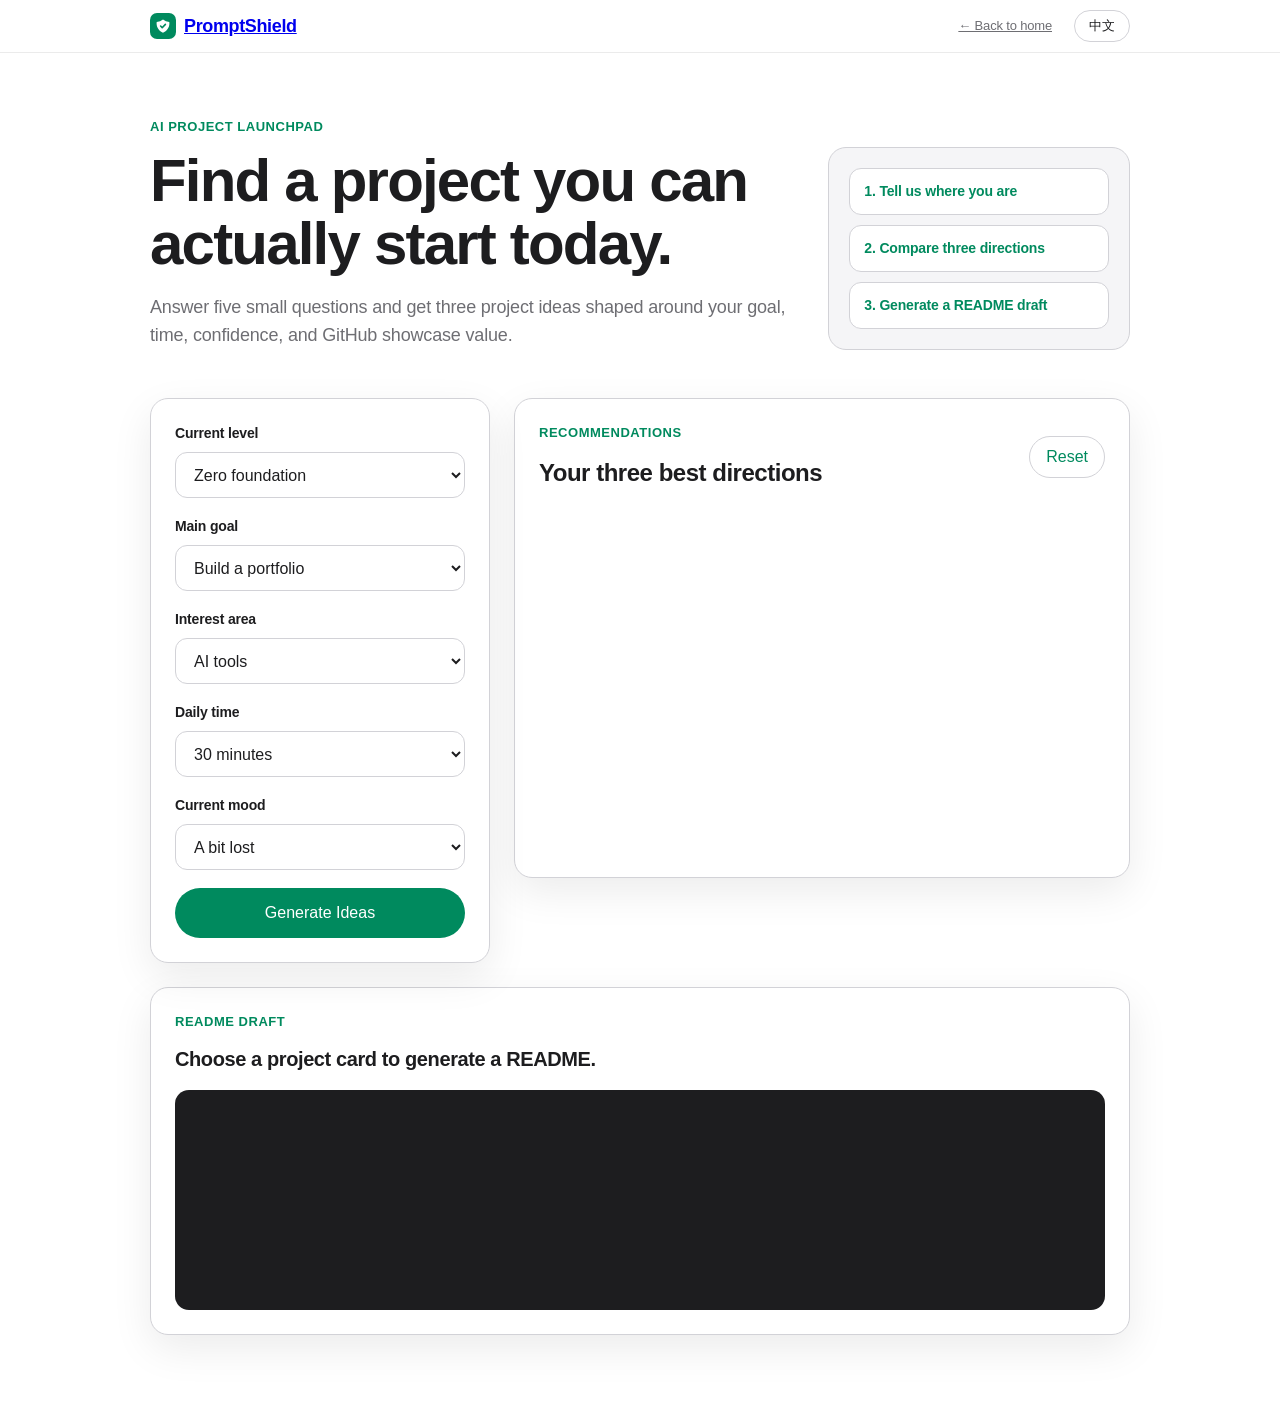
<file: launchpad/index.html>
<!doctype html>
<html lang="en">
  <head>
    <meta charset="utf-8" />
    <meta name="viewport" content="width=device-width, initial-scale=1" />
    <title>AI Project Launchpad — PromptShield</title>
    <link rel="preconnect" href="https://fonts.googleapis.com">
    <link rel="preconnect" href="https://fonts.gstatic.com" crossorigin>
    <link href="https://fonts.googleapis.com/css2?family=Inter:wght@400;500;600;700&family=JetBrains+Mono:wght@400;500&display=swap" rel="stylesheet">
    <link rel="stylesheet" href="styles.css" />
  </head>
  <body>
    <nav>
      <div class="nav-inner">
        <a href="../index.html" class="brand">
          <span class="logo"><svg viewBox="0 0 20 20" fill="currentColor"><path fill-rule="evenodd" d="M2.166 4.999A11.954 11.954 0 0010 1.944 11.954 11.954 0 0017.834 5c.11.65.166 1.32.166 2.001 0 5.225-3.34 9.67-8 11.317C5.34 16.67 2 12.225 2 7c0-.682.057-1.35.166-2.001zm11.541 3.708a1 1 0 00-1.414-1.414L9 10.586 7.707 9.293a1 1 0 00-1.414 1.414l2 2a1 1 0 001.414 0l4-4z" clip-rule="evenodd"/></svg></span>
          PromptShield
        </a>
        <div class="nav-right">
          <a href="../index.html" class="back" data-i18n="back">← Back to home</a>
          <button id="langToggle" class="lang-toggle" onclick="toggleLang()">中文</button>
        </div>
      </div>
    </nav>

    <main class="app-shell">
      <section class="intro">
        <div>
          <p class="eyebrow" data-i18n="hero.eyebrow">AI Project Launchpad</p>
          <h1 data-i18n="hero.title">Find a project you can actually start today.</h1>
          <p class="intro-copy" data-i18n="hero.copy">Answer five small questions and get three project ideas shaped around your goal, time, confidence, and GitHub showcase value.</p>
        </div>
        <div class="status-panel" aria-label="Project planning flow">
          <span data-i18n="status.1">1. Tell us where you are</span>
          <span data-i18n="status.2">2. Compare three directions</span>
          <span data-i18n="status.3">3. Generate a README draft</span>
        </div>
      </section>

      <section class="workspace">
        <form class="question-panel" id="project-form"></form>

        <div class="results-panel">
          <div class="results-header">
            <div>
              <p class="eyebrow" data-i18n="results.eyebrow">Recommendations</p>
              <h2 data-i18n="results.title">Your three best directions</h2>
            </div>
            <button class="ghost-action" id="reset-button" type="button" data-i18n="results.reset">Reset</button>
          </div>
          <div class="cards-grid" id="cards-grid"></div>
        </div>
      </section>

      <section class="readme-panel">
        <div>
          <p class="eyebrow" data-i18n="readme.eyebrow">README Draft</p>
          <h2 id="readme-title" data-i18n="readme.placeholder">Choose a project card to generate a README.</h2>
        </div>
        <pre id="readme-output"></pre>
      </section>
    </main>

    <script src="script.js"></script>
  </body>
</html>
</file>
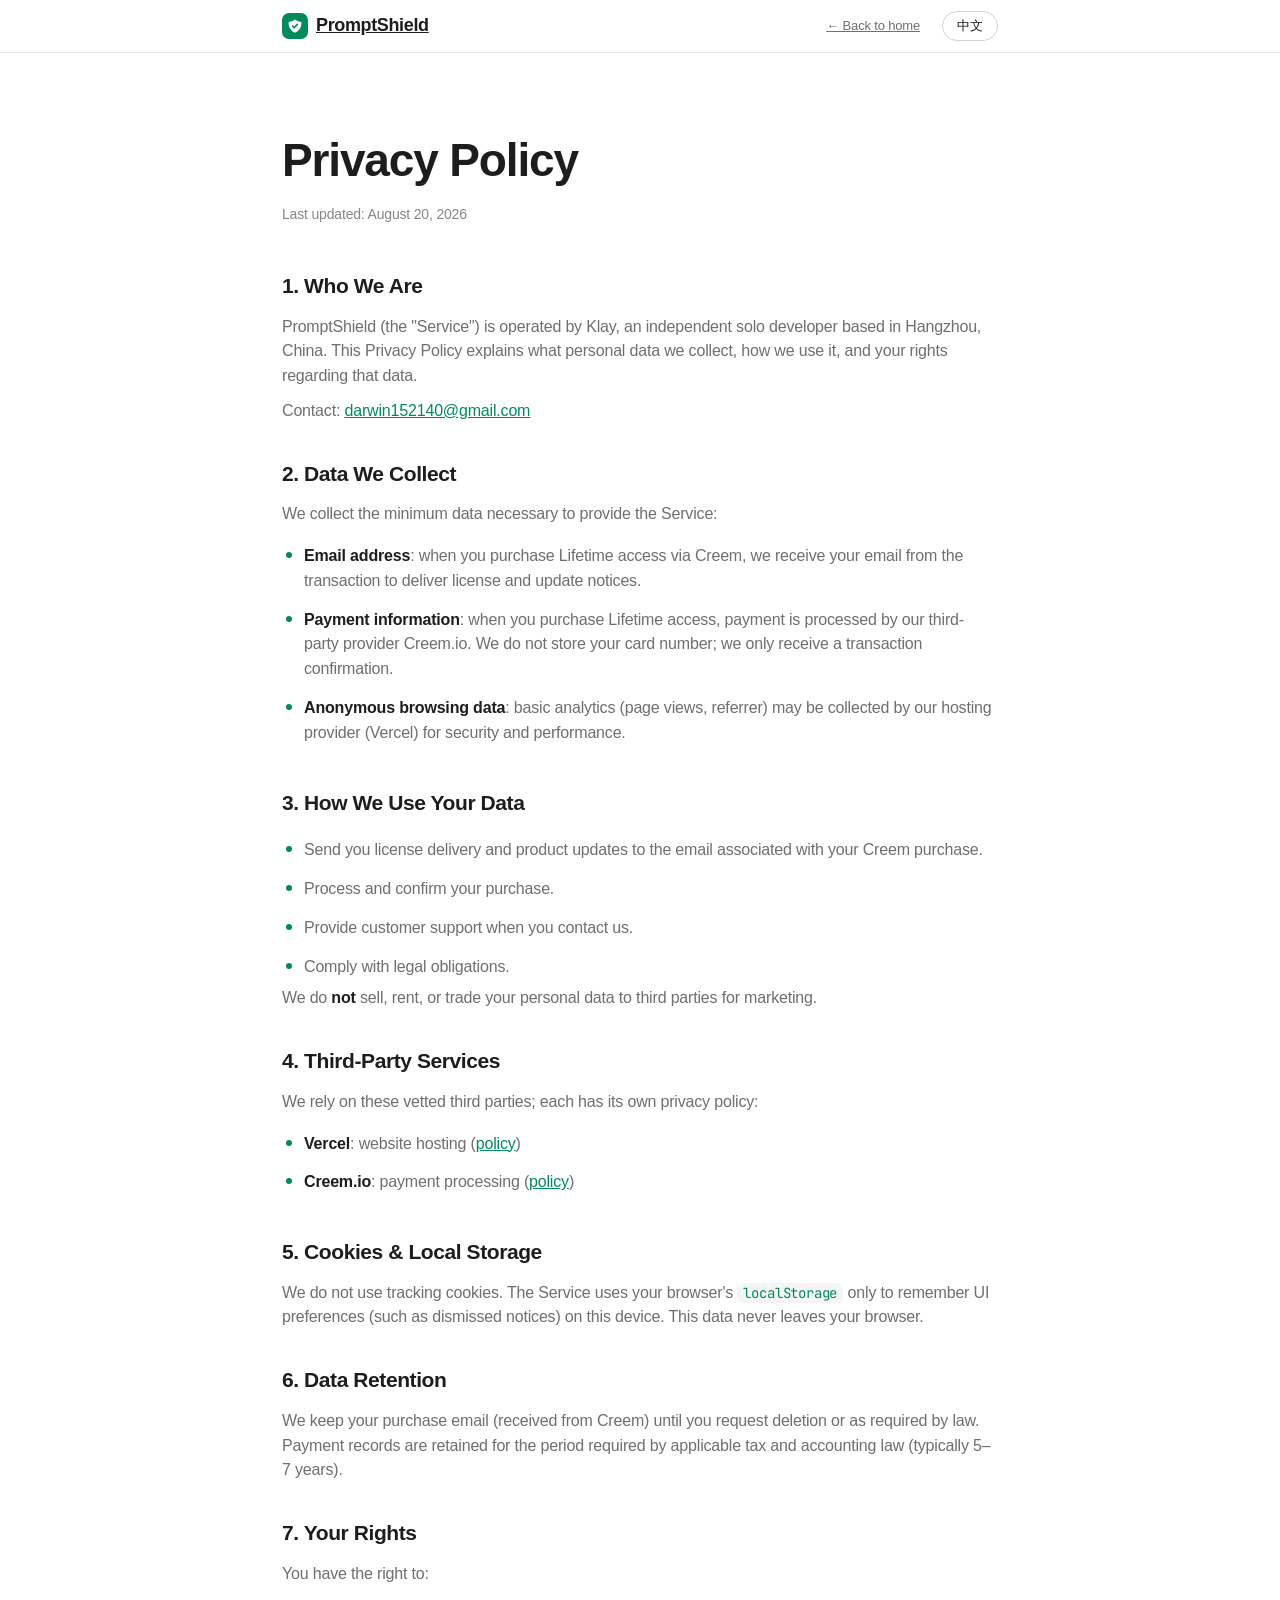
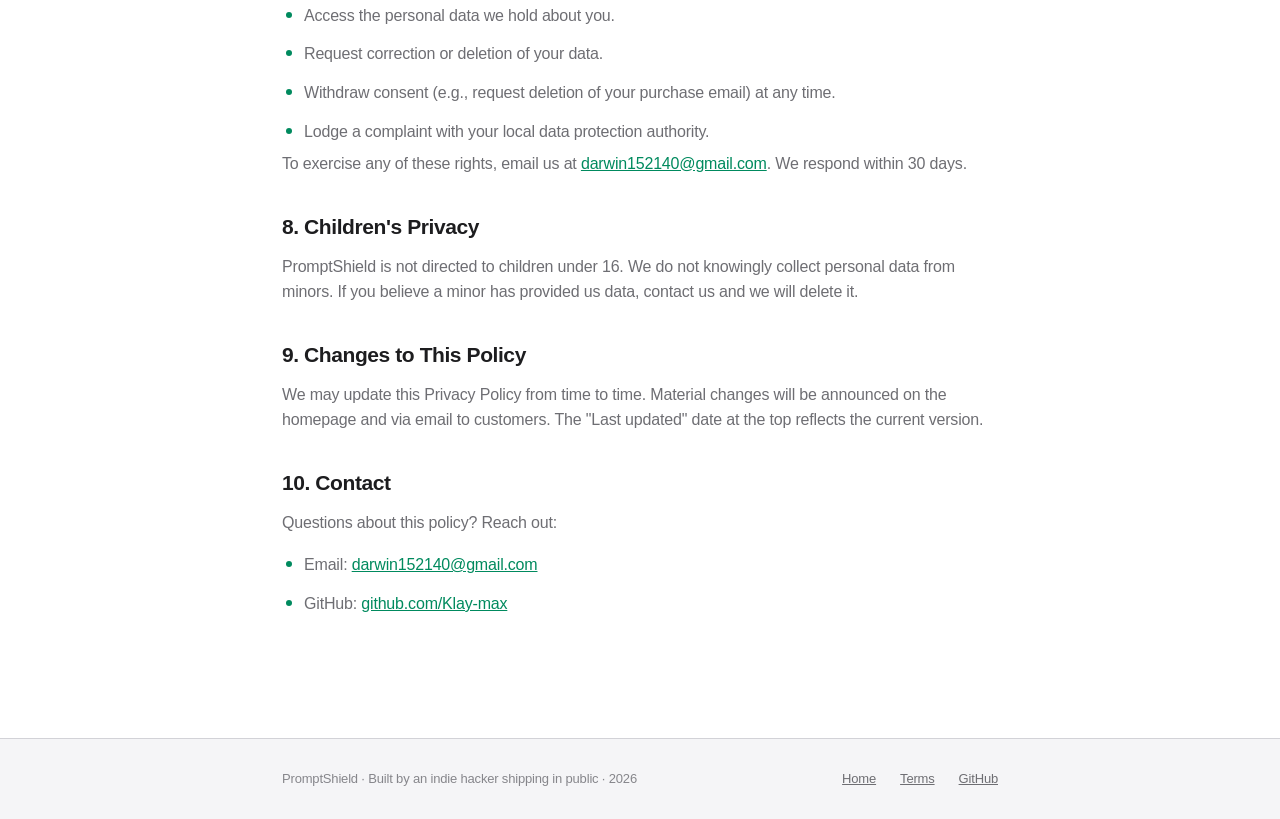
<file: privacy.html>
<!DOCTYPE html>
<html lang="en">
<head>
    <meta charset="UTF-8">
    <meta name="viewport" content="width=device-width, initial-scale=1.0">
    <title>Privacy Policy - PromptShield</title>
    <link rel="preconnect" href="https://fonts.googleapis.com">
    <link rel="preconnect" href="https://fonts.gstatic.com" crossorigin>
    <link href="https://fonts.googleapis.com/css2?family=Inter:wght@400;500;600;700&family=JetBrains+Mono:wght@400;500&display=swap" rel="stylesheet">
    <style>
        :root{
            --bg:#fff; --bg-alt:#f5f5f7; --text:#1d1d1f; --text-2:#6e6e73; --text-3:#86868b;
            --border:#d2d2d7; --accent:#008a5e; --accent-hover:#00754e; --accent-soft:rgba(0,138,94,.10);
            --radius:18px; --maxw:760px;
            --font:-apple-system, BlinkMacSystemFont, "SF Pro Display","SF Pro Text","Helvetica Neue",Helvetica,Arial,"PingFang SC","Hiragino Sans GB","Microsoft YaHei",sans-serif;
        }
        *{box-sizing:border-box;margin:0;padding:0}
        html{scroll-behavior:smooth}
        body{font-family:var(--font);background:var(--bg);color:var(--text);line-height:1.55;-webkit-font-smoothing:antialiased;letter-spacing:-.011em}
        a{color:inherit}
        nav{position:sticky;top:0;z-index:50;background:rgba(255,255,255,.72);backdrop-filter:saturate(180%) blur(20px);-webkit-backdrop-filter:saturate(180%) blur(20px);border-bottom:1px solid rgba(0,0,0,.08)}
        .nav-inner{max-width:var(--maxw);margin:0 auto;padding:0 22px;height:52px;display:flex;align-items:center;justify-content:space-between}
        .brand{display:flex;align-items:center;gap:8px;font-weight:600;font-size:18px;letter-spacing:-.02em}
        .brand .logo{width:26px;height:26px;border-radius:7px;background:var(--accent);display:flex;align-items:center;justify-content:center}
        .brand .logo svg{width:16px;height:16px;color:#fff}
        .nav-right{display:flex;align-items:center;gap:22px}
        .back{font-size:13px;color:var(--text-2);transition:color .2s}
        .back:hover{color:var(--text)}
        .lang-toggle{font-size:13px;font-weight:500;color:var(--text);border:1px solid var(--border);border-radius:980px;padding:5px 14px;cursor:pointer;background:transparent;transition:all .2s;font-family:var(--font)}
        .lang-toggle:hover{border-color:var(--text-3);background:var(--bg-alt)}
        main{max-width:var(--maxw);margin:0 auto;padding:72px 22px 40px}
        h1.page-title{font-size:clamp(32px,5vw,46px);font-weight:600;letter-spacing:-.025em;margin-bottom:8px}
        .updated{font-size:14px;color:var(--text-3);margin-bottom:44px}
        .legal-section{margin-bottom:34px}
        .legal-section h2{font-size:21px;font-weight:600;letter-spacing:-.02em;margin-bottom:12px}
        .legal-section p{font-size:16px;color:var(--text-2);margin-bottom:10px}
        .legal-section ul{list-style:none;margin-top:6px}
        .legal-section li{font-size:16px;color:var(--text-2);padding:7px 0 7px 22px;position:relative}
        .legal-section li::before{content:"";position:absolute;left:4px;top:15px;width:6px;height:6px;border-radius:50%;background:var(--accent)}
        .legal-section a{color:var(--accent)}
        .legal-section strong{color:var(--text);font-weight:600}
        .legal-section code{background:var(--bg-alt);padding:1px 6px;border-radius:6px;font-family:"JetBrains Mono",monospace;font-size:14px;color:var(--accent)}
        footer{border-top:1px solid var(--border);background:var(--bg-alt);padding:30px 0;margin-top:40px}
        .foot-inner{max-width:var(--maxw);margin:0 auto;padding:0 22px;display:flex;flex-wrap:wrap;gap:14px;align-items:center;justify-content:space-between}
        .foot-inner .copy{font-size:13px;color:var(--text-3)}
        .foot-links{display:flex;gap:24px;font-size:13px}
        .foot-links a{color:var(--text-2);transition:color .2s}
        .foot-links a:hover{color:var(--accent)}
    </style>
</head>
<body>

    <nav>
        <div class="nav-inner">
            <a href="index.html" class="brand">
                <span class="logo"><svg viewBox="0 0 20 20" fill="currentColor"><path fill-rule="evenodd" d="M2.166 4.999A11.954 11.954 0 0010 1.944 11.954 11.954 0 0017.834 5c.11.65.166 1.32.166 2.001 0 5.225-3.34 9.67-8 11.317C5.34 16.67 2 12.225 2 7c0-.682.057-1.35.166-2.001zm11.541 3.708a1 1 0 00-1.414-1.414L9 10.586 7.707 9.293a1 1 0 00-1.414 1.414l2 2a1 1 0 001.414 0l4-4z" clip-rule="evenodd"/></svg></span>
                PromptShield
            </a>
            <div class="nav-right">
                <a href="index.html" class="back" data-i18n="back">← Back to home</a>
                <button id="langToggle" class="lang-toggle" onclick="toggleLang()">中文</button>
            </div>
        </div>
    </nav>

    <main>
        <h1 class="page-title" id="pageTitle">Privacy Policy</h1>
        <p class="updated" id="pageUpdated"></p>
        <div id="legal-content"></div>
    </main>

    <footer>
        <div class="foot-inner">
            <div class="copy" data-i18n="footer.text">PromptShield · Built by an indie hacker shipping in public · 2026</div>
            <div class="foot-links">
                <a href="index.html" data-i18n="nav.home">Home</a>
                <a href="terms.html" data-i18n="footer.terms">Terms</a>
                <a href="https://github.com/Klay-max" target="_blank" data-i18n="footer.github">GitHub</a>
            </div>
        </div>
    </footer>

    <script>
        const I18N = {
            en:{
                'back':'← Back to home','lang.toggle':'中文',
                'footer.text':'PromptShield · Built by an indie hacker shipping in public · 2026',
                'nav.home':'Home','footer.terms':'Terms','footer.github':'GitHub'
            },
            zh:{
                'back':'← 返回首页','lang.toggle':'EN',
                'footer.text':'PromptShield · 由一个公开构建的独立开发者打造 · 2026',
                'nav.home':'首页','footer.terms':'条款','footer.github':'GitHub'
            }
        };
        const LEGAL = {
            en:{
                title:'Privacy Policy', updated:'Last updated: August 20, 2026',
                sections:[
                    { h:'1. Who We Are', html:'<p>PromptShield (the "Service") is operated by Klay, an independent solo developer based in Hangzhou, China. This Privacy Policy explains what personal data we collect, how we use it, and your rights regarding that data.</p><p>Contact: <a href="mailto:darwin152140@gmail.com">darwin152140@gmail.com</a></p>' },
                    { h:'2. Data We Collect', html:'<p>We collect the minimum data necessary to provide the Service:</p><ul>'
                        + '<li><strong>Email address</strong>: when you purchase Lifetime access via Creem, we receive your email from the transaction to deliver license and update notices.</li>'
                        + '<li><strong>Payment information</strong>: when you purchase Lifetime access, payment is processed by our third-party provider Creem.io. We do not store your card number; we only receive a transaction confirmation.</li>'
                        + '<li><strong>Anonymous browsing data</strong>: basic analytics (page views, referrer) may be collected by our hosting provider (Vercel) for security and performance.</li>'
                        + '</ul>' },
                    { h:'3. How We Use Your Data', html:'<ul>'
                        + '<li>Send you license delivery and product updates to the email associated with your Creem purchase.</li>'
                        + '<li>Process and confirm your purchase.</li>'
                        + '<li>Provide customer support when you contact us.</li>'
                        + '<li>Comply with legal obligations.</li>'
                        + '</ul><p>We do <strong>not</strong> sell, rent, or trade your personal data to third parties for marketing.</p>' },
                    { h:'4. Third-Party Services', html:'<p>We rely on these vetted third parties; each has its own privacy policy:</p><ul>'
                        + '<li><strong>Vercel</strong>: website hosting (<a href="https://vercel.com/legal/privacy-policy" target="_blank" rel="noopener noreferrer">policy</a>)</li>'
                        + '<li><strong>Creem.io</strong>: payment processing (<a href="https://www.creem.io/legal/privacy" target="_blank" rel="noopener noreferrer">policy</a>)</li>'
                        + '</ul>' },
                    { h:'5. Cookies & Local Storage', html:'<p>We do not use tracking cookies. The Service uses your browser\'s <code>localStorage</code> only to remember UI preferences (such as dismissed notices) on this device. This data never leaves your browser.</p>' },
                    { h:'6. Data Retention', p:'We keep your purchase email (received from Creem) until you request deletion or as required by law. Payment records are retained for the period required by applicable tax and accounting law (typically 5–7 years).' },
                    { h:'7. Your Rights', html:'<p>You have the right to:</p><ul>'
                        + '<li>Access the personal data we hold about you.</li>'
                        + '<li>Request correction or deletion of your data.</li>'
                        + '<li>Withdraw consent (e.g., request deletion of your purchase email) at any time.</li>'
                        + '<li>Lodge a complaint with your local data protection authority.</li>'
                        + '</ul><p>To exercise any of these rights, email us at <a href="mailto:darwin152140@gmail.com">darwin152140@gmail.com</a>. We respond within 30 days.</p>' },
                    { h:'8. Children\'s Privacy', p:'PromptShield is not directed to children under 16. We do not knowingly collect personal data from minors. If you believe a minor has provided us data, contact us and we will delete it.' },
                    { h:'9. Changes to This Policy', p:'We may update this Privacy Policy from time to time. Material changes will be announced on the homepage and via email to customers. The "Last updated" date at the top reflects the current version.' },
                    { h:'10. Contact', html:'<p>Questions about this policy? Reach out:</p><ul>'
                        + '<li>Email: <a href="mailto:darwin152140@gmail.com">darwin152140@gmail.com</a></li>'
                        + '<li>GitHub: <a href="https://github.com/Klay-max" target="_blank" rel="noopener noreferrer">github.com/Klay-max</a></li>'
                        + '</ul>' }
                ]
            },
            zh:{
                title:'隐私政策', updated:'最后更新：2026年8月20日',
                sections:[
                    { h:'1. 我们是谁', html:'<p>PromptShield（"本服务"）由 Klay 运营，他是一位常驻中国杭州的独立开发者。本隐私政策说明我们收集哪些个人数据、如何使用，以及你对这些数据拥有的权利。</p><p>联系方式：<a href="mailto:darwin152140@gmail.com">darwin152140@gmail.com</a></p>' },
                    { h:'2. 我们收集的数据', html:'<p>我们仅收集提供服务所必需的最少数据：</p><ul>'
                        + '<li><strong>邮箱地址</strong>：当你通过 Creem 购买终身版时，我们会从交易中收到你的邮箱，用于发送许可与更新通知。</li>'
                        + '<li><strong>支付信息</strong>：购买终身版时，支付由第三方服务商 Creem.io 处理。我们不存储你的卡号，仅收到交易确认。</li>'
                        + '<li><strong>匿名浏览数据</strong>：托管服务商（Vercel）可能收集基础分析数据（页面浏览、来源）用于安全与性能。</li>'
                        + '</ul>' },
                    { h:'3. 我们如何使用数据', html:'<ul>'
                        + '<li>向你 Creem 购买所用的邮箱发送许可交付与产品更新。</li>'
                        + '<li>处理并确认你的购买。</li>'
                        + '<li>在你联系我们时提供客户支持。</li>'
                        + '<li>履行法律义务。</li>'
                        + '</ul><p>我们<strong>不会</strong>将你的个人数据出售、出租或交换给第三方用于营销。</p>' },
                    { h:'4. 第三方服务', html:'<p>我们依赖以下经过筛选的第三方，各自有其隐私政策：</p><ul>'
                        + '<li><strong>Vercel</strong>：网站托管（<a href="https://vercel.com/legal/privacy-policy" target="_blank" rel="noopener noreferrer">政策</a>）</li>'
                        + '<li><strong>Creem.io</strong>：支付处理（<a href="https://www.creem.io/legal/privacy" target="_blank" rel="noopener noreferrer">政策</a>）</li>'
                        + '</ul>' },
                    { h:'5. Cookie 与本地存储', html:'<p>我们不使用跟踪型 Cookie。本服务仅使用浏览器的 <code>localStorage</code> 在本设备记住界面偏好（如已关闭的提示）。这些数据永远不会离开你的浏览器。</p>' },
                    { h:'6. 数据保留', p:'我们会保留从 Creem 收到的购买邮箱，直到你要求删除或法律另有要求。支付记录按适用税务与会计法规要求的期限保留（通常 5–7 年）。' },
                    { h:'7. 你的权利', html:'<p>你有权：</p><ul>'
                        + '<li>访问我们持有的关于你的个人数据。</li>'
                        + '<li>要求更正或删除你的数据。</li>'
                        + '<li>随时撤回同意（例如要求删除你的购买邮箱）。</li>'
                        + '<li>向你所在地的数据保护机构投诉。</li>'
                        + '</ul><p>行使上述任何权利，请发邮件至 <a href="mailto:darwin152140@gmail.com">darwin152140@gmail.com</a>。我们会在 30 天内回复。</p>' },
                    { h:'8. 儿童隐私', p:'PromptShield 不面向 16 岁以下儿童。我们不会有意收集未成年人的个人数据。若你认为有未成年人向我们提供了数据，请联系我们，我们会删除。' },
                    { h:'9. 本政策的变更', p:'我们可能不时更新本隐私政策。重大变更会在首页公告，并通过邮件通知客户。顶部的"最后更新"日期反映当前版本。' },
                    { h:'10. 联系方式', html:'<p>对本政策有疑问？欢迎联系：</p><ul>'
                        + '<li>邮箱：<a href="mailto:darwin152140@gmail.com">darwin152140@gmail.com</a></li>'
                        + '<li>GitHub：<a href="https://github.com/Klay-max" target="_blank" rel="noopener noreferrer">github.com/Klay-max</a></li>'
                        + '</ul>' }
                ]
            }
        };

        const LS_KEY='ps-lang';
        let lang = localStorage.getItem(LS_KEY) || 'en';

        function t(k){ return (I18N[lang] && I18N[lang][k]!=null) ? I18N[lang][k] : k; }

        function render(){
            document.documentElement.lang = (lang==='zh') ? 'zh-CN' : 'en';
            document.querySelectorAll('[data-i18n]').forEach(el=> el.textContent = t(el.getAttribute('data-i18n')));
            document.getElementById('langToggle').textContent = t('lang.toggle');
            const d = LEGAL[lang];
            document.getElementById('pageTitle').textContent = d.title;
            document.getElementById('pageUpdated').textContent = d.updated;
            document.getElementById('legal-content').innerHTML = d.sections.map(s=>{
                const body = s.html ? s.html : `<p>${s.p}</p>`;
                return `<section class="legal-section"><h2>${s.h}</h2>${body}</section>`;
            }).join('');
        }

        function toggleLang(){
            lang = (lang==='en') ? 'zh' : 'en';
            localStorage.setItem(LS_KEY, lang);
            render();
        }

        document.addEventListener('DOMContentLoaded', render);
    </script>
</body>
</html>
</file>
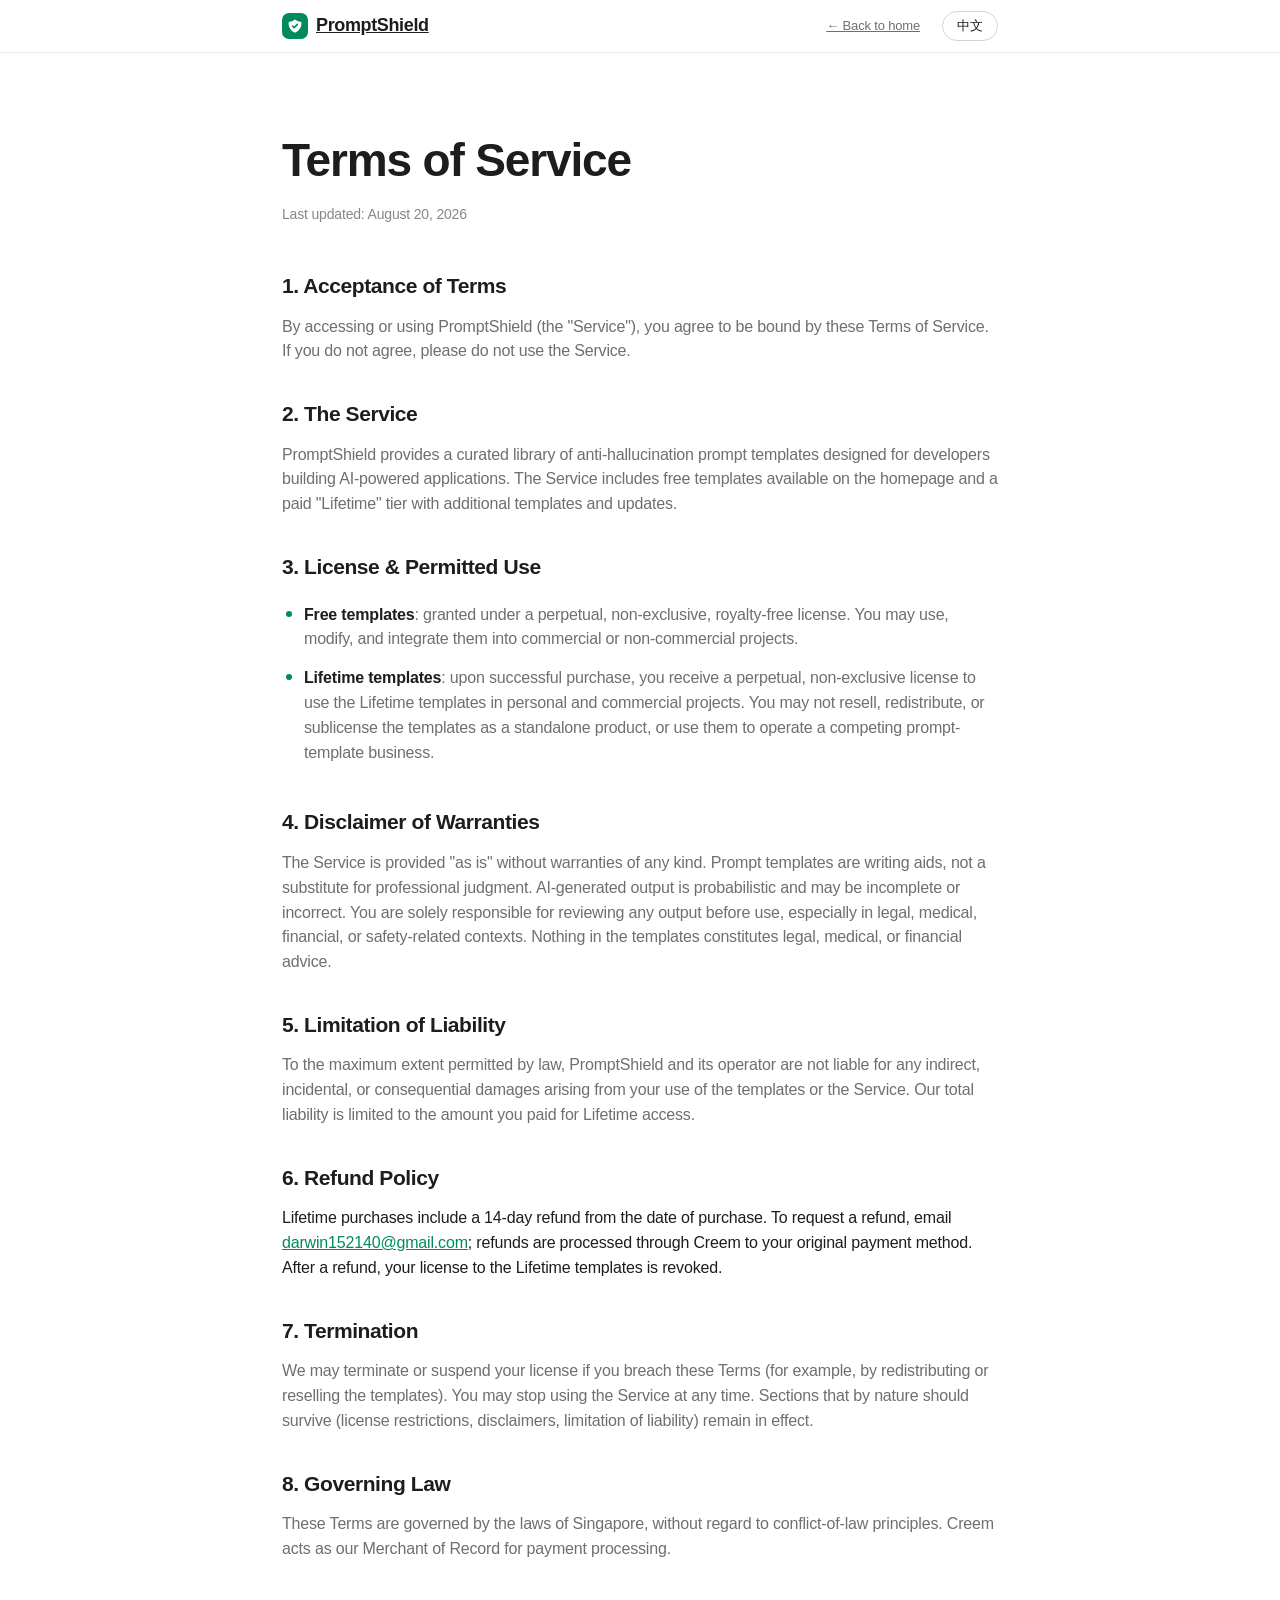
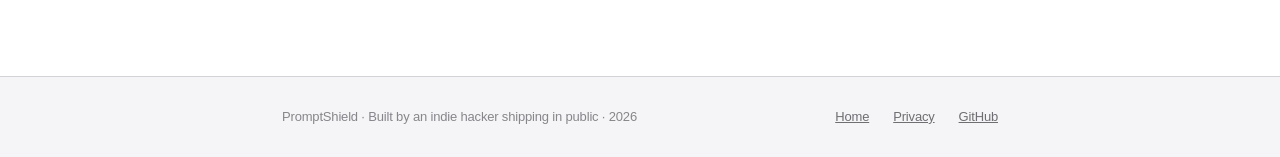
<file: terms.html>
<!DOCTYPE html>
<html lang="en">
<head>
    <meta charset="UTF-8">
    <meta name="viewport" content="width=device-width, initial-scale=1.0">
    <title>Terms of Service - PromptShield</title>
    <link rel="preconnect" href="https://fonts.googleapis.com">
    <link rel="preconnect" href="https://fonts.gstatic.com" crossorigin>
    <link href="https://fonts.googleapis.com/css2?family=Inter:wght@400;500;600;700&family=JetBrains+Mono:wght@400;500&display=swap" rel="stylesheet">
    <style>
        :root{
            --bg:#fff; --bg-alt:#f5f5f7; --text:#1d1d1f; --text-2:#6e6e73; --text-3:#86868b;
            --border:#d2d2d7; --accent:#008a5e; --accent-hover:#00754e; --accent-soft:rgba(0,138,94,.10);
            --radius:18px; --maxw:760px;
            --font:-apple-system, BlinkMacSystemFont, "SF Pro Display","SF Pro Text","Helvetica Neue",Helvetica,Arial,"PingFang SC","Hiragino Sans GB","Microsoft YaHei",sans-serif;
        }
        *{box-sizing:border-box;margin:0;padding:0}
        html{scroll-behavior:smooth}
        body{font-family:var(--font);background:var(--bg);color:var(--text);line-height:1.55;-webkit-font-smoothing:antialiased;letter-spacing:-.011em}
        a{color:inherit}
        nav{position:sticky;top:0;z-index:50;background:rgba(255,255,255,.72);backdrop-filter:saturate(180%) blur(20px);-webkit-backdrop-filter:saturate(180%) blur(20px);border-bottom:1px solid rgba(0,0,0,.08)}
        .nav-inner{max-width:var(--maxw);margin:0 auto;padding:0 22px;height:52px;display:flex;align-items:center;justify-content:space-between}
        .brand{display:flex;align-items:center;gap:8px;font-weight:600;font-size:18px;letter-spacing:-.02em}
        .brand .logo{width:26px;height:26px;border-radius:7px;background:var(--accent);display:flex;align-items:center;justify-content:center}
        .brand .logo svg{width:16px;height:16px;color:#fff}
        .nav-right{display:flex;align-items:center;gap:22px}
        .back{font-size:13px;color:var(--text-2);transition:color .2s}
        .back:hover{color:var(--text)}
        .lang-toggle{font-size:13px;font-weight:500;color:var(--text);border:1px solid var(--border);border-radius:980px;padding:5px 14px;cursor:pointer;background:transparent;transition:all .2s;font-family:var(--font)}
        .lang-toggle:hover{border-color:var(--text-3);background:var(--bg-alt)}
        main{max-width:var(--maxw);margin:0 auto;padding:72px 22px 40px}
        h1.page-title{font-size:clamp(32px,5vw,46px);font-weight:600;letter-spacing:-.025em;margin-bottom:8px}
        .updated{font-size:14px;color:var(--text-3);margin-bottom:44px}
        .legal-section{margin-bottom:34px}
        .legal-section h2{font-size:21px;font-weight:600;letter-spacing:-.02em;margin-bottom:12px}
        .legal-section p{font-size:16px;color:var(--text-2)}
        .legal-section ul{list-style:none;margin-top:10px}
        .legal-section li{font-size:16px;color:var(--text-2);padding:7px 0 7px 22px;position:relative}
        .legal-section li::before{content:"";position:absolute;left:4px;top:15px;width:6px;height:6px;border-radius:50%;background:var(--accent)}
        .legal-section a{color:var(--accent)}
        .legal-section strong{color:var(--text);font-weight:600}
        footer{border-top:1px solid var(--border);background:var(--bg-alt);padding:30px 0;margin-top:40px}
        .foot-inner{max-width:var(--maxw);margin:0 auto;padding:0 22px;display:flex;flex-wrap:wrap;gap:14px;align-items:center;justify-content:space-between}
        .foot-inner .copy{font-size:13px;color:var(--text-3)}
        .foot-links{display:flex;gap:24px;font-size:13px}
        .foot-links a{color:var(--text-2);transition:color .2s}
        .foot-links a:hover{color:var(--accent)}
    </style>
</head>
<body>

    <nav>
        <div class="nav-inner">
            <a href="index.html" class="brand">
                <span class="logo"><svg viewBox="0 0 20 20" fill="currentColor"><path fill-rule="evenodd" d="M2.166 4.999A11.954 11.954 0 0010 1.944 11.954 11.954 0 0017.834 5c.11.65.166 1.32.166 2.001 0 5.225-3.34 9.67-8 11.317C5.34 16.67 2 12.225 2 7c0-.682.057-1.35.166-2.001zm11.541 3.708a1 1 0 00-1.414-1.414L9 10.586 7.707 9.293a1 1 0 00-1.414 1.414l2 2a1 1 0 001.414 0l4-4z" clip-rule="evenodd"/></svg></span>
                PromptShield
            </a>
            <div class="nav-right">
                <a href="index.html" class="back" data-i18n="back">← Back to home</a>
                <button id="langToggle" class="lang-toggle" onclick="toggleLang()">中文</button>
            </div>
        </div>
    </nav>

    <main>
        <h1 class="page-title" id="pageTitle">Terms of Service</h1>
        <p class="updated" id="pageUpdated"></p>
        <div id="legal-content"></div>
    </main>

    <footer>
        <div class="foot-inner">
            <div class="copy" data-i18n="footer.text">PromptShield · Built by an indie hacker shipping in public · 2026</div>
            <div class="foot-links">
                <a href="index.html" data-i18n="nav.home">Home</a>
                <a href="privacy.html" data-i18n="footer.privacy">Privacy</a>
                <a href="https://github.com/Klay-max" target="_blank" data-i18n="footer.github">GitHub</a>
            </div>
        </div>
    </footer>

    <script>
        const I18N = {
            en:{
                'back':'← Back to home','lang.toggle':'中文',
                'footer.text':'PromptShield · Built by an indie hacker shipping in public · 2026',
                'nav.home':'Home','footer.privacy':'Privacy','footer.github':'GitHub'
            },
            zh:{
                'back':'← 返回首页','lang.toggle':'EN',
                'footer.text':'PromptShield · 由一个公开构建的独立开发者打造 · 2026',
                'nav.home':'首页','footer.privacy':'隐私','footer.github':'GitHub'
            }
        };
        const LEGAL = {
            en:{
                title:'Terms of Service', updated:'Last updated: August 20, 2026',
                sections:[
                    { h:'1. Acceptance of Terms', p:'By accessing or using PromptShield (the "Service"), you agree to be bound by these Terms of Service. If you do not agree, please do not use the Service.' },
                    { h:'2. The Service', p:'PromptShield provides a curated library of anti-hallucination prompt templates designed for developers building AI-powered applications. The Service includes free templates available on the homepage and a paid "Lifetime" tier with additional templates and updates.' },
                    { h:'3. License & Permitted Use', html:'<ul>'
                        + '<li><strong>Free templates</strong>: granted under a perpetual, non-exclusive, royalty-free license. You may use, modify, and integrate them into commercial or non-commercial projects.</li>'
                        + '<li><strong>Lifetime templates</strong>: upon successful purchase, you receive a perpetual, non-exclusive license to use the Lifetime templates in personal and commercial projects. You may not resell, redistribute, or sublicense the templates as a standalone product, or use them to operate a competing prompt-template business.</li>'
                        + '</ul>' },
                    { h:'4. Disclaimer of Warranties', p:'The Service is provided "as is" without warranties of any kind. Prompt templates are writing aids, not a substitute for professional judgment. AI-generated output is probabilistic and may be incomplete or incorrect. You are solely responsible for reviewing any output before use, especially in legal, medical, financial, or safety-related contexts. Nothing in the templates constitutes legal, medical, or financial advice.' },
                    { h:'5. Limitation of Liability', p:'To the maximum extent permitted by law, PromptShield and its operator are not liable for any indirect, incidental, or consequential damages arising from your use of the templates or the Service. Our total liability is limited to the amount you paid for Lifetime access.' },
                    { h:'6. Refund Policy', html:'Lifetime purchases include a 14-day refund from the date of purchase. To request a refund, email <a href="mailto:darwin152140@gmail.com">darwin152140@gmail.com</a>; refunds are processed through Creem to your original payment method. After a refund, your license to the Lifetime templates is revoked.' },
                    { h:'7. Termination', p:'We may terminate or suspend your license if you breach these Terms (for example, by redistributing or reselling the templates). You may stop using the Service at any time. Sections that by nature should survive (license restrictions, disclaimers, limitation of liability) remain in effect.' },
                    { h:'8. Governing Law', p:'These Terms are governed by the laws of Singapore, without regard to conflict-of-law principles. Creem acts as our Merchant of Record for payment processing.' }
                ]
            },
            zh:{
                title:'服务条款', updated:'最后更新：2026年8月20日',
                sections:[
                    { h:'1. 条款的接受', p:'访问或使用 PromptShield（"本服务"），即表示你同意受本服务条款约束。如不同意，请勿使用本服务。' },
                    { h:'2. 服务说明', p:'PromptShield 提供一套精心筛选的"抗幻觉"提示词模板库，面向构建 AI 应用的开发者。服务包含首页可用的免费模板，以及付费"终身版"（含更多模板与更新）。' },
                    { h:'3. 许可与使用范围', html:'<ul>'
                        + '<li><strong>免费模板</strong>：以永久、非独占、免版权费许可授予。你可在商业或非商业项目中自由使用、修改并集成。</li>'
                        + '<li><strong>终身模板</strong>：成功购买后，你获得在个人及商业项目中使用终身模板的永久、非独占许可。你不得转售、再分发或转许可这些模板作为独立产品，也不得借此运营竞争性提示词模板业务。</li>'
                        + '</ul>' },
                    { h:'4. 免责声明', p:'本服务按"现状"提供，不附带任何种类的保证。提示词模板只是写作辅助，不能替代专业判断。AI 生成的内容具有概率性，可能不完整或不准确。你须自行负责在使用前审查任何输出，尤其在法律、医疗、金融或安全相关场景中。模板中的任何内容均不构成法律、医疗或金融建议。' },
                    { h:'5. 责任限制', p:'在法律允许的最大范围内，PromptShield 及其运营者不对你因使用模板或服务而产生的任何间接、附带或后果性损害承担责任。我们的总责任以你为终身版支付的金额为限。' },
                    { h:'6. 退款政策', html:'终身版购买自购买日起含 14 天退款。如需退款，请发邮件至 <a href="mailto:darwin152140@gmail.com">darwin152140@gmail.com</a>；退款经 Creem 原路退回你的付款方式。退款后，你对终身模板的许可即被撤销。' },
                    { h:'7. 终止', p:'若你违反本条款（例如再分发或转售模板），我们可终止或暂停你的许可。你可随时停止使用本服务。性质上应当存续的条款（许可限制、免责声明、责任限制）继续有效。' },
                    { h:'8. 适用法律', p:'本条款受新加坡法律管辖，不考虑法律冲突原则。Creem 作为我们的收款商户（Merchant of Record）处理支付。' }
                ]
            }
        };

        const LS_KEY='ps-lang';
        let lang = localStorage.getItem(LS_KEY) || 'en';

        function t(k){ return (I18N[lang] && I18N[lang][k]!=null) ? I18N[lang][k] : k; }

        function render(){
            document.documentElement.lang = (lang==='zh') ? 'zh-CN' : 'en';
            document.querySelectorAll('[data-i18n]').forEach(el=> el.textContent = t(el.getAttribute('data-i18n')));
            document.getElementById('langToggle').textContent = t('lang.toggle');
            const d = LEGAL[lang];
            document.getElementById('pageTitle').textContent = d.title;
            document.getElementById('pageUpdated').textContent = d.updated;
            document.getElementById('legal-content').innerHTML = d.sections.map(s=>{
                const body = s.html ? s.html : `<p>${s.p}</p>`;
                return `<section class="legal-section"><h2>${s.h}</h2>${body}</section>`;
            }).join('');
        }

        function toggleLang(){
            lang = (lang==='en') ? 'zh' : 'en';
            localStorage.setItem(LS_KEY, lang);
            render();
        }

        document.addEventListener('DOMContentLoaded', render);
    </script>
</body>
</html>
</file>
<file: launchpad/styles.css>
:root{
    --bg:#ffffff; --bg-alt:#f5f5f7; --text:#1d1d1f; --text-2:#6e6e73; --text-3:#86868b;
    --border:#d2d2d7; --accent:#008a5e; --accent-hover:#00754e; --accent-soft:rgba(0,138,94,.10);
    --radius:18px; --shadow:0 14px 40px rgba(0,0,0,.08);
    --font:-apple-system, BlinkMacSystemFont, "SF Pro Display","SF Pro Text","Helvetica Neue",Helvetica,Arial,"PingFang SC","Hiragino Sans GB","Microsoft YaHei",sans-serif;
    --mono:"SF Mono","JetBrains Mono",ui-monospace,Menlo,Consolas,monospace;
}
*{box-sizing:border-box;margin:0;padding:0}
html{scroll-behavior:smooth}
body{font-family:var(--font);background:var(--bg);color:var(--text);line-height:1.5;-webkit-font-smoothing:antialiased;letter-spacing:-.011em}
button,select{font-family:var(--font);font:inherit}

nav{position:sticky;top:0;z-index:50;background:rgba(255,255,255,.72);backdrop-filter:saturate(180%) blur(20px);-webkit-backdrop-filter:saturate(180%) blur(20px);border-bottom:1px solid rgba(0,0,0,.08)}
.nav-inner{max-width:1024px;margin:0 auto;padding:0 22px;height:52px;display:flex;align-items:center;justify-content:space-between}
.brand{display:flex;align-items:center;gap:8px;font-weight:600;font-size:18px;letter-spacing:-.02em}
.brand .logo{width:26px;height:26px;border-radius:7px;background:var(--accent);display:flex;align-items:center;justify-content:center}
.brand .logo svg{width:16px;height:16px;color:#fff}
.nav-right{display:flex;align-items:center;gap:22px}
.back{font-size:13px;color:var(--text-2);transition:color .2s}
.back:hover{color:var(--text)}
.lang-toggle{font-size:13px;font-weight:500;color:var(--text);border:1px solid var(--border);border-radius:980px;padding:5px 14px;cursor:pointer;background:transparent;transition:all .2s}
.lang-toggle:hover{border-color:var(--text-3);background:var(--bg-alt)}

.app-shell{max-width:1024px;margin:0 auto;padding:64px 22px 80px}

.intro{display:grid;grid-template-columns:minmax(0,1.5fr) minmax(260px,.7fr);gap:32px;align-items:end;margin-bottom:48px}
.eyebrow{margin:0 0 12px;color:var(--accent);font-size:13px;font-weight:600;letter-spacing:.04em;text-transform:uppercase}
h1{font-size:clamp(34px,5.5vw,60px);font-weight:600;letter-spacing:-.03em;line-height:1.05;margin-bottom:18px;max-width:760px}
h2{font-size:24px;font-weight:600;letter-spacing:-.02em;margin:0}
.intro-copy{color:var(--text-2);font-size:18px;line-height:1.6;max-width:640px}
.status-panel{display:grid;gap:10px;padding:20px;border:1px solid var(--border);border-radius:var(--radius);background:var(--bg-alt)}
.status-panel span{padding:12px 14px;border-radius:12px;background:#fff;color:var(--accent);font-weight:600;font-size:14px;border:1px solid var(--border)}

.workspace{display:grid;grid-template-columns:340px minmax(0,1fr);gap:24px;align-items:start}
.question-panel,.results-panel,.readme-panel{background:#fff;border:1px solid var(--border);border-radius:var(--radius);box-shadow:var(--shadow)}
.question-panel{display:grid;gap:18px;padding:24px;position:sticky;top:76px}
.field-group{display:grid;gap:8px}
label{font-size:14px;font-weight:600;color:var(--text)}
select{width:100%;min-height:46px;border:1px solid var(--border);border-radius:12px;background:#fff;color:var(--text);padding:0 14px;cursor:pointer;transition:border-color .2s}
select:focus{outline:none;border-color:var(--accent)}
.btn{display:inline-flex;align-items:center;justify-content:center;border:none;border-radius:980px;padding:13px 26px;font-size:16px;font-weight:500;cursor:pointer;transition:all .25s}
.btn-primary{background:var(--accent);color:#fff}
.btn-primary:hover{background:var(--accent-hover);transform:scale(1.02)}
.ghost-action{padding:8px 16px;border:1px solid var(--border);border-radius:980px;background:#fff;color:var(--accent);font-weight:500;cursor:pointer;transition:all .2s}
.ghost-action:hover{background:var(--bg-alt)}

.results-panel{min-height:480px;padding:24px}
.results-header{display:flex;justify-content:space-between;align-items:center;gap:16px;margin-bottom:20px}
.cards-grid{display:grid;grid-template-columns:repeat(3,minmax(0,1fr));gap:16px}
.project-card{display:flex;flex-direction:column;min-height:460px;padding:20px;border:1px solid var(--border);border-radius:var(--radius);background:#fff;transition:transform .3s ease, box-shadow .3s ease}
.project-card:hover{transform:translateY(-4px);box-shadow:var(--shadow)}
.project-card strong{color:var(--accent);font-size:12px;font-weight:600;letter-spacing:.03em;text-transform:uppercase}
.project-card h3{margin:8px 0 10px;font-size:20px;font-weight:600;letter-spacing:-.02em}
.project-card p{color:var(--text-2);font-size:14px;line-height:1.55;margin-bottom:10px}
.project-card ul{padding-left:18px;margin:0 0 12px;color:var(--text-2);font-size:14px;line-height:1.55}
.project-card li{margin-bottom:4px}
.project-card p b{color:var(--text);font-weight:600}
.meta-row{display:flex;flex-wrap:wrap;gap:8px;margin:6px 0 14px}
.meta-row span{padding:6px 11px;border-radius:980px;background:var(--accent-soft);color:var(--accent);font-size:12px;font-weight:600}
.card-button{margin-top:auto;background:var(--accent);color:#fff;border:none;border-radius:12px;min-height:44px;font-size:15px;font-weight:500;cursor:pointer;transition:background .2s}
.card-button:hover{background:var(--accent-hover)}

.readme-panel{display:grid;gap:16px;margin-top:24px;padding:24px}
#readme-title{font-size:20px;font-weight:600}
pre{overflow:auto;min-height:220px;margin:0;padding:20px;border-radius:14px;background:#1d1d1f;color:#f5f5f7;line-height:1.6;white-space:pre-wrap;font-family:var(--mono);font-size:13.5px}

@media(max-width:920px){
    .intro,.workspace{grid-template-columns:1fr}
    .question-panel{position:static}
    .cards-grid{grid-template-columns:1fr}
    .project-card{min-height:0}
}
</file>
